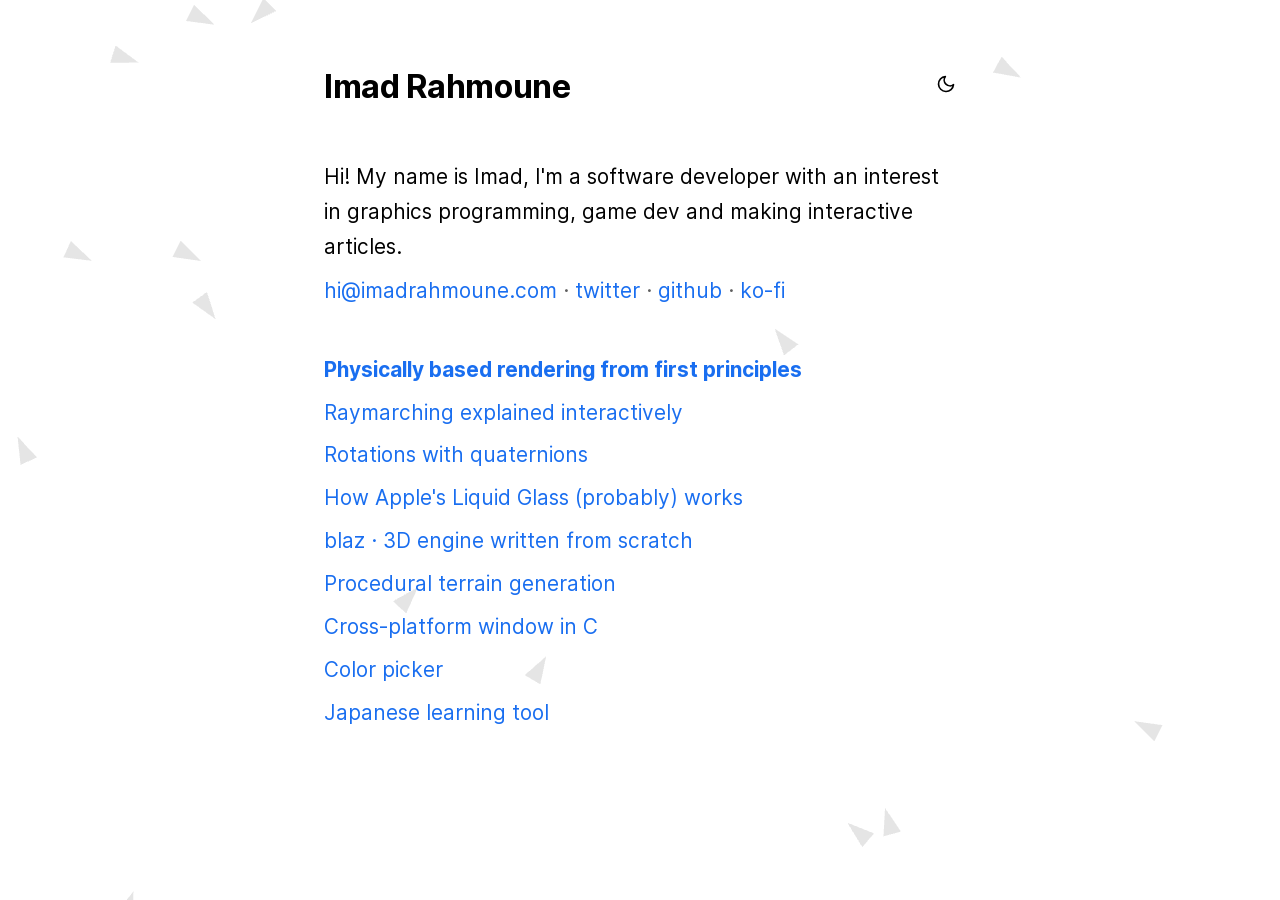
<file: index.html>
<!DOCTYPE html>
<html lang="en">

<head>
    <meta charset="utf-8">
    <link rel="icon" type="image/x-icon" href="/favicon.ico">
    <meta name="viewport" content="width=device-width, initial-scale=1">
    <link rel="alternate" type="application/rss+xml" title="RSS" href="/rss.xml">

    <title>Imad Rahmoune | Graphics Programmer</title>

    <meta name="description" content="Software developer with an interest in graphics programming, game dev and making interactive articles.">
    <meta name="author" content="Imad Rahmoune">
    <meta name="robots" content="index, follow">
    <link rel="canonical" href="https://imadrahmoune.com/">

    <meta property="og:type" content="website">
    <meta property="og:url" content="https://imadrahmoune.com/">
    <meta property="og:title" content="Imad Rahmoune | Graphics Programmer">
    <meta property="og:description" content="Software developer with an interest in graphics programming, game dev and making interactive articles.">
    <meta property="og:site_name" content="Imad Rahmoune">
    <meta property="og:image" content="https://imadrahmoune.com/og-image.png">

    <meta name="twitter:card" content="summary_large_image">
    <meta name="twitter:url" content="https://imadrahmoune.com/">
    <meta name="twitter:title" content="Imad Rahmoune | Graphics Programmer">
    <meta name="twitter:description" content="Software developer with an interest in graphics programming, game dev and making interactive articles.">
    <meta name="twitter:image" content="https://imadrahmoune.com/og-image.png">

    <script type="application/ld+json">
    {
      "@context": "https://schema.org",
      "@type": "Person",
      "name": "Imad Rahmoune",
      "url": "https://imadrahmoune.com/",
      "jobTitle": "Graphics Programmer",
      "description": "Software developer with an interest in graphics programming, game dev and making interactive articles."
    }
    </script>

    <meta name="robots" content="index, follow">

    <link rel="stylesheet" href="/css/style.css">
    <style>
        * {
            margin: 0;
            padding: 0;
            box-sizing: border-box;
        }

        body {
            font-family: 'Inter', -apple-system, BlinkMacSystemFont, 'Segoe UI', sans-serif;
            background: var(--color-bg-1);
            color: var(--color-fg-1);
            line-height: 1.6;
            padding: 2.5rem 1.5rem;
            max-width: 680px;
            margin: 0 auto;
            font-size: 1.3rem;
        }
        header {
            margin-bottom: 2.8rem;
        }
        nav{
            display: flex;
            align-items: center;
            justify-content: space-between;
        }
        nav #title {
            font-size: 2rem;
            font-weight: 700;
            letter-spacing: -0.02rem;
        }

        .bio {
            margin-bottom: 0.5rem;
            color: var(--color-fg-1);
        }

        .contact {
            color: var(--color-muted);
        }

        a {
            color: var(--color-href);
            text-decoration: none;
        }

        a:hover {
            text-decoration: underline;
        }

        ul {
            list-style: none;
            padding: 0;
        }

        li {
            margin-bottom: 0.6rem;
        }

        @media (max-width: 640px) {
            body {
                padding: 2rem 1rem;
            }
        }

    

        a:not(.a-no-icon)[href^="http://"]:after,
        a:not(.a-no-icon)[href^="https://"]:after {
            display: none;
        }

        canvas {
            position: fixed;
            inset: 0;
            z-index: -1;
        }

        [data-theme="dark"] canvas{
            filter: invert(1);
        }
    </style>
</head>

<body>

    <canvas id="main-canvas"></canvas>

    <header>
        <nav>
            <h1><a id="title" href="/">Imad Rahmoune</a></h1>
            <span id="navbar-right">
            </span>
        </nav>

        <p class="bio">
            Hi! My name is Imad, I'm a software developer with an interest in graphics programming, game dev and making
            interactive articles.
        </p>
        <p class="contact">
            <a href="mailto:hi@imadrahmoune.com">hi@imadrahmoune.com</a> ·
            <a href="https://x.com/imadr_">twitter</a> ·
            <a href="https://github.com/imadr">github</a> ·
            <a href="https://ko-fi.com/imadrahmoune">ko-fi</a>
        </p>
    </header>

    <ul>
        <li style="font-weight: bold;"><a href="pbr/">Physically based rendering from first principles</a></li>
        <li><a href="raymarching-explained-interactively/">Raymarching explained interactively</a></li>
        <li><a href="rotations-with-quaternions/">Rotations with quaternions</a></li>
        <li><a href="liquid-glass/">How Apple's Liquid Glass (probably) works</a></li>
        <li><a href="https://github.com/imadr/blaz">blaz · 3D engine written from scratch</a></li>
        <li><a href="terrain-generation/">Procedural terrain generation</a></li>
        <li><a href="cross-platform-window-in-c/">Cross-platform window in C</a></li>
        <li><a href="color-picker/">Color picker</a></li>
        <li><a href="japanese-learning/">Japanese learning tool</a></li>
    </ul>

    <script src="js/light.js"></script>
    <script src="js/math.js"></script>
    <script src="js/main.js"></script>
</body>

</html>
</file>
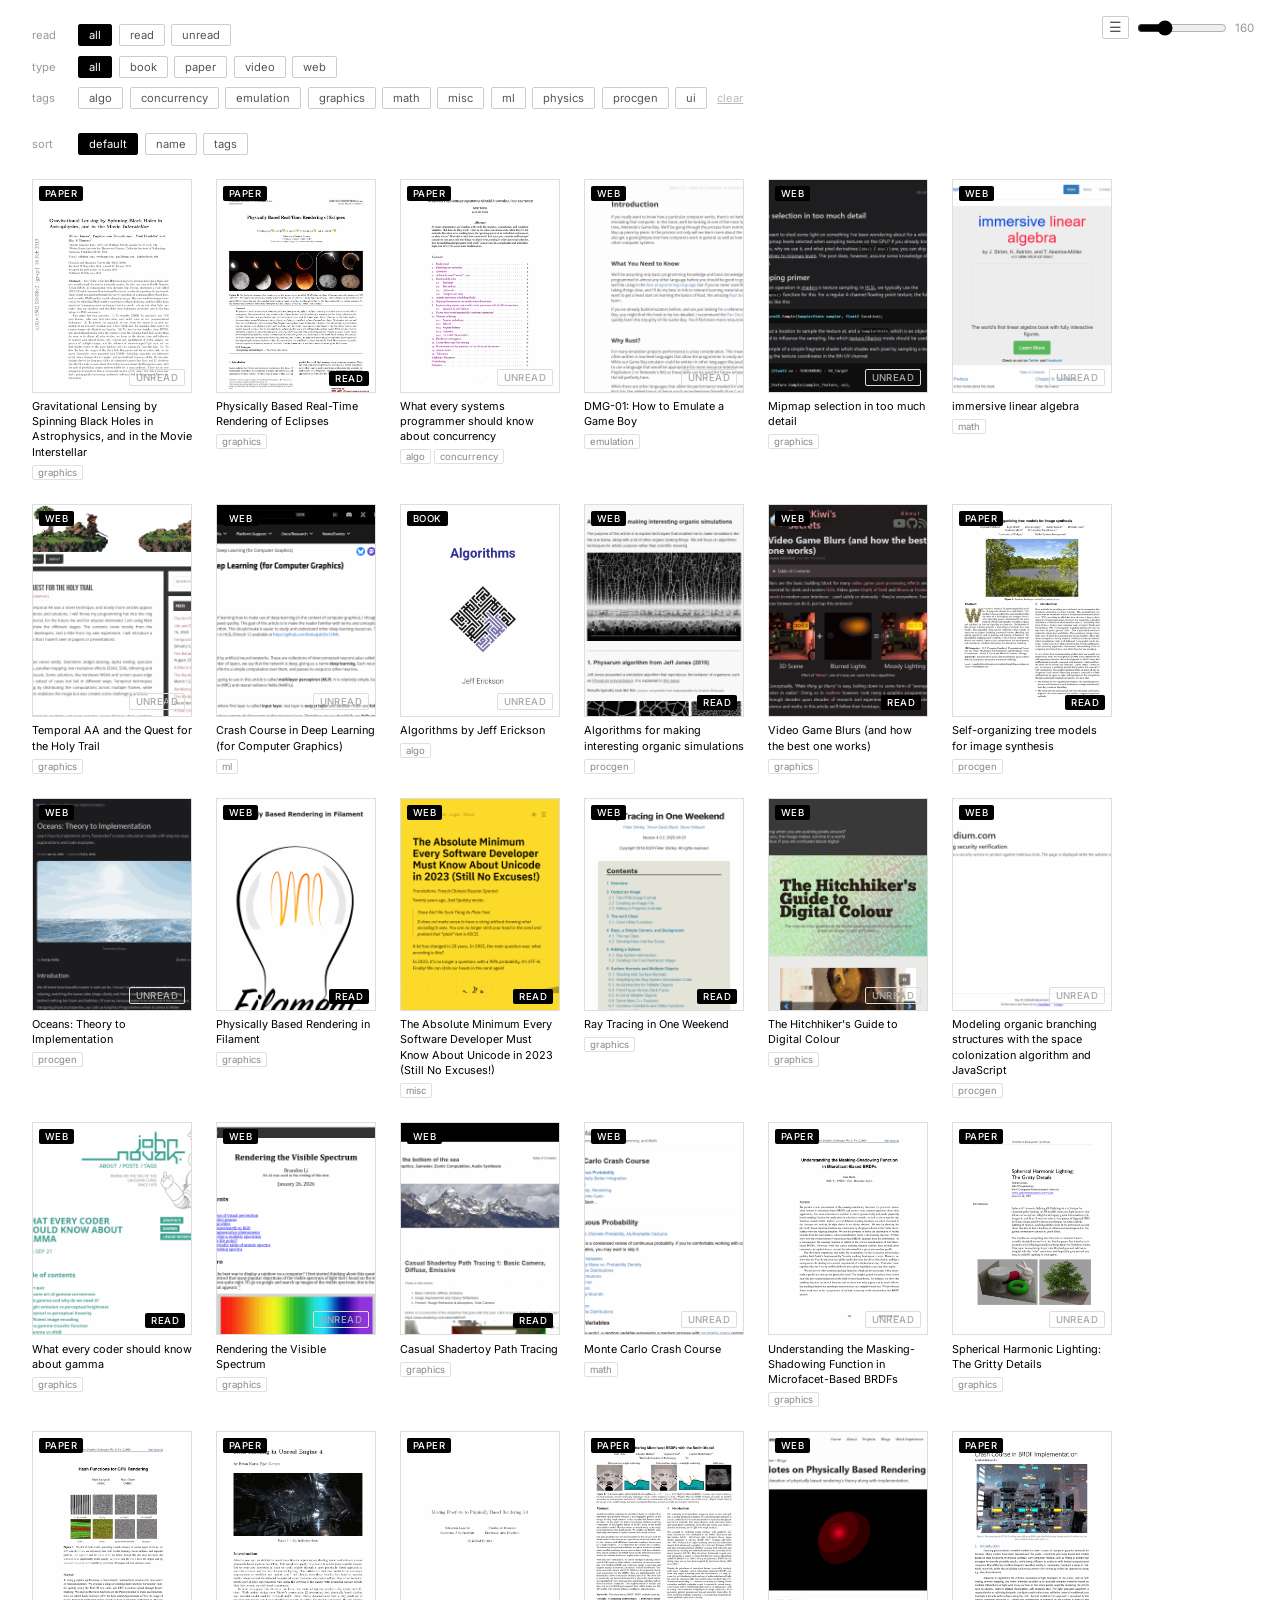
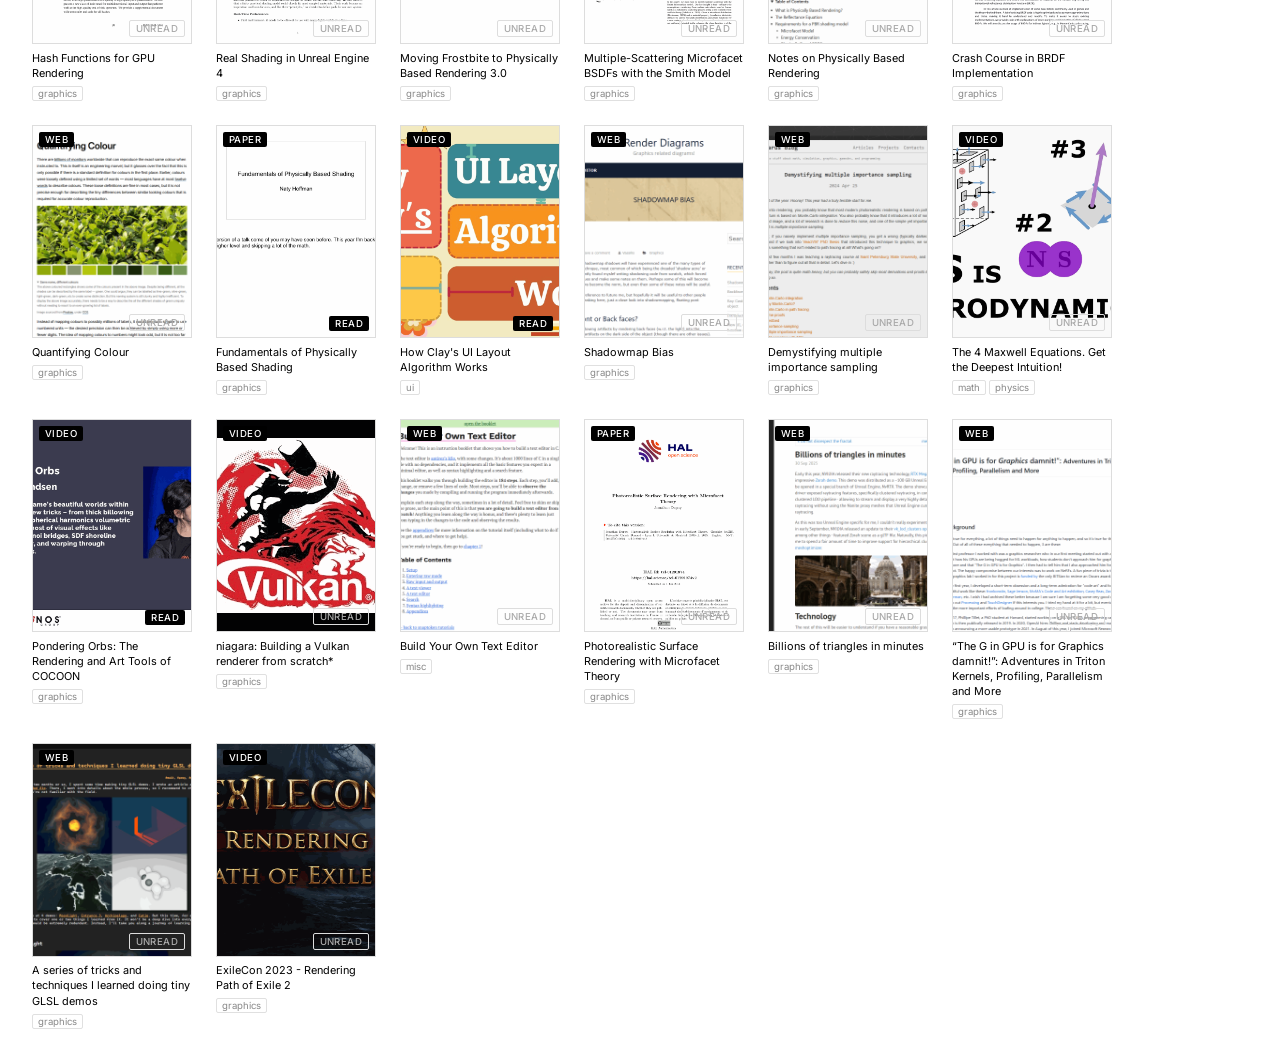
<file: bookshelf/index.html>
<!DOCTYPE html>
<html lang="en">
<head>
<meta charset="UTF-8">
<meta name="viewport" content="width=device-width, initial-scale=1">
<title>bookshelf</title>
<link rel="stylesheet" href="https://fonts.googleapis.com/css2?family=Inter:wght@400;500&display=swap">
<style>
  *, *::before, *::after { box-sizing: border-box; margin: 0; padding: 0; }
  body {
    font-family: 'Inter', sans-serif;
    background: #fff;
    color: #000;
    padding: 1.5rem 2rem;
  }
  .zoom-corner {
    position: fixed;
    top: 1rem;
    right: 1.5rem;
    display: flex;
    align-items: center;
    gap: 0.5rem;
    font-size: 0.72rem;
    color: #999;
    z-index: 100;
  }
  .zoom-corner input[type=range] {
    width: 90px;
    accent-color: #000;
    cursor: pointer;
  }
  #zoom-label { min-width: 3ch; }
  #view-toggle {
    font-family: inherit;
    font-size: 0.85rem;
    background: none;
    border: 1px solid #ccc;
    border-radius: 2px;
    cursor: pointer;
    padding: 1px 6px;
    color: #555;
    line-height: 1.4;
  }
  #view-toggle:hover { border-color: #000; color: #000; }

  .filter-bar {
    display: flex;
    flex-wrap: wrap;
    gap: 0.4rem;
    align-items: center;
  }
  #kind-bar { margin-bottom: 0.6rem; }
  #read-bar { margin-bottom: 0.6rem; }
  #tag-bar  { margin-bottom: 1.5rem; }
  .bar-label {
    font-size: 0.7rem;
    color: #999;
    width: 2.5rem;
    flex-shrink: 0;
  }
  .tag-btn, .kind-btn, .read-btn, .sort-btn {
    font-family: inherit;
    font-size: 0.7rem;
    padding: 3px 10px;
    border: 1px solid #ccc;
    background: #fff;
    cursor: pointer;
    border-radius: 2px;
    color: #555;
    transition: background 0.1s, color 0.1s, border-color 0.1s;
    user-select: none;
  }
  .tag-btn.active, .kind-btn.active, .read-btn.active, .sort-btn.active {
    background: #000;
    color: #fff;
    border-color: #000;
  }
  #clear-tags {
    font-family: inherit;
    font-size: 0.7rem;
    color: #bbb;
    background: none;
    border: none;
    cursor: pointer;
    padding: 3px 4px;
    text-decoration: underline;
  }

  .shelf {
    display: grid;
    grid-template-columns: repeat(auto-fill, var(--col-w, 160px));
    gap: 1.5rem;
  }
  .shelf.list {
    display: flex;
    flex-direction: column;
    gap: 0;
  }
  .book {
    display: flex;
    flex-direction: column;
    text-decoration: none;
    color: inherit;
  }
  .book[hidden] { display: none; }

  .shelf.list .book {
    flex-direction: row;
    align-items: center;
    gap: 0.75rem;
    padding: 0.5rem 0;
    border-bottom: 1px solid #f0f0f0;
    cursor: pointer;
  }
  .shelf.list .book:hover .book-title { text-decoration: underline; }
  .shelf.list .thumb {
    width: 36px;
    aspect-ratio: 3 / 4;
    flex-shrink: 0;
  }
  .shelf.list .badge { display: none; }
  .shelf.list .book-title {
    margin-top: 0;
    font-size: 0.8rem;
    flex: 1;
  }
  .shelf.list .chips { margin-top: 0; }
  #sort-bar { margin-bottom: 1.5rem; }

  .thumb {
    display: block;
    width: 100%;
    aspect-ratio: 3 / 4;
    overflow: hidden;
    border: 1px solid #ddd;
    background: #fafafa;
    position: relative;
  }
  .thumb img {
    width: 100%;
    height: 100%;
    object-fit: cover;
    object-position: top center;
    display: block;
    transition: opacity 0.15s;
  }
  .thumb:hover img { opacity: 0.85; }

  .badge {
    position: absolute;
    font-size: 0.6rem;
    font-weight: 500;
    padding: 2px 6px;
    border-radius: 2px;
    letter-spacing: 0.04em;
    text-transform: uppercase;
    pointer-events: none;
  }
  .kind-badge {
    top: 6px;
    left: 6px;
    background: #000;
    color: #fff;
  }
  .read-badge {
    bottom: 6px;
    right: 6px;
    background: #000;
    color: #fff;
  }
  .read-badge.unread {
    background: transparent;
    color: #aaa;
    border: 1px solid #ddd;
  }

  .book-title {
    margin-top: 0.4rem;
    font-size: 0.68rem;
    line-height: 1.4;
    color: #000;
  }
  .chips {
    display: flex;
    flex-wrap: wrap;
    gap: 3px;
    margin-top: 0.3rem;
  }
  .chip {
    font-size: 0.6rem;
    color: #888;
    border: 1px solid #e0e0e0;
    padding: 1px 5px;
    border-radius: 2px;
  }
</style>
</head>
<body>
<div class="zoom-corner">
  <button id="view-toggle" title="toggle view">☰</button>
  <input type="range" id="zoom" min="100" max="320" value="160" step="10">
  <span id="zoom-label">160</span>
</div>

<div class="filter-bar" id="read-bar">
  <span class="bar-label">read</span>
  <button class="read-btn active" data-read="all">all</button>
  <button class="read-btn" data-read="read">read</button>
  <button class="read-btn" data-read="unread">unread</button>
</div>
<div class="filter-bar" id="kind-bar">
  <span class="bar-label">type</span>
  <button class="kind-btn active" data-kind="all">all</button><button class="kind-btn" data-kind="book">book</button><button class="kind-btn" data-kind="paper">paper</button><button class="kind-btn" data-kind="video">video</button><button class="kind-btn" data-kind="web">web</button>
</div>
<div class="filter-bar" id="tag-bar">
  <span class="bar-label">tags</span>
  <button class="tag-btn" data-tag="algo">algo</button><button class="tag-btn" data-tag="concurrency">concurrency</button><button class="tag-btn" data-tag="emulation">emulation</button><button class="tag-btn" data-tag="graphics">graphics</button><button class="tag-btn" data-tag="math">math</button><button class="tag-btn" data-tag="misc">misc</button><button class="tag-btn" data-tag="ml">ml</button><button class="tag-btn" data-tag="physics">physics</button><button class="tag-btn" data-tag="procgen">procgen</button><button class="tag-btn" data-tag="ui">ui</button>
  <button id="clear-tags">clear</button>
</div>

<div class="filter-bar" id="sort-bar">
  <span class="bar-label">sort</span>
  <button class="sort-btn active" data-sort="default">default</button>
  <button class="sort-btn" data-sort="name">name</button>
  <button class="sort-btn" data-sort="tags">tags</button>
</div>

<div class="shelf" id="shelf">
    <a class="book" data-idx="0" data-tags='["graphics"]' data-kind="paper" data-title="Gravitational Lensing by Spinning Black Holes in Astrophysics, and in the Movie Interstellar" data-tagstr="graphics" href="https://arxiv.org/pdf/1502.03808" target="_blank" rel="noopener">
      <div class="thumb">
        <img src="thumbnails/48f1a2176f92271ade4a6c6970da3113.png" alt="Gravitational Lensing by Spinning Black Holes in Astrophysics, and in the Movie Interstellar">
        <span class="badge kind-badge">paper</span>
        <span class="badge read-badge unread">unread</span>
      </div>
      <p class="book-title">Gravitational Lensing by Spinning Black Holes in Astrophysics, and in the Movie Interstellar</p>
      <div class="chips"><span class="chip">graphics</span></div>
    </a>
    <a class="book read" data-idx="1" data-tags='["graphics"]' data-kind="paper" data-title="Physically Based Real-Time Rendering of Eclipses" data-tagstr="graphics" href="pdf/cgf70017.pdf" target="_blank" rel="noopener">
      <div class="thumb">
        <img src="thumbnails/bb96ea1c457842e4c429cfcf05d91f66.png" alt="Physically Based Real-Time Rendering of Eclipses">
        <span class="badge kind-badge">paper</span>
        <span class="badge read-badge">read</span>
      </div>
      <p class="book-title">Physically Based Real-Time Rendering of Eclipses</p>
      <div class="chips"><span class="chip">graphics</span></div>
    </a>
    <a class="book" data-idx="2" data-tags='["algo", "concurrency"]' data-kind="paper" data-title="What every systems programmer should know about concurrency" data-tagstr="algo,concurrency" href="https://assets.bitbashing.io/papers/concurrency-primer.pdf" target="_blank" rel="noopener">
      <div class="thumb">
        <img src="thumbnails/6f8ddb8e97040a28e7b1ff677788d2a1.png" alt="What every systems programmer should know about concurrency">
        <span class="badge kind-badge">paper</span>
        <span class="badge read-badge unread">unread</span>
      </div>
      <p class="book-title">What every systems programmer should know about concurrency</p>
      <div class="chips"><span class="chip">algo</span><span class="chip">concurrency</span></div>
    </a>
    <a class="book" data-idx="3" data-tags='["emulation"]' data-kind="web" data-title="DMG-01: How to Emulate a Game Boy" data-tagstr="emulation" href="https://rylev.github.io/DMG-01/public/book/" target="_blank" rel="noopener">
      <div class="thumb">
        <img src="thumbnails/137171a324cd7536eb5cf13aa5546a2f.png" alt="DMG-01: How to Emulate a Game Boy">
        <span class="badge kind-badge">web</span>
        <span class="badge read-badge unread">unread</span>
      </div>
      <p class="book-title">DMG-01: How to Emulate a Game Boy</p>
      <div class="chips"><span class="chip">emulation</span></div>
    </a>
    <a class="book" data-idx="4" data-tags='["graphics"]' data-kind="web" data-title="Mipmap selection in too much detail" data-tagstr="graphics" href="https://pema.dev/2025/05/09/mipmaps-too-much-detail/" target="_blank" rel="noopener">
      <div class="thumb">
        <img src="thumbnails/b75edb7b362f12da38b66fc77c64455b.png" alt="Mipmap selection in too much detail">
        <span class="badge kind-badge">web</span>
        <span class="badge read-badge unread">unread</span>
      </div>
      <p class="book-title">Mipmap selection in too much detail</p>
      <div class="chips"><span class="chip">graphics</span></div>
    </a>
    <a class="book" data-idx="5" data-tags='["math"]' data-kind="web" data-title="immersive linear algebra" data-tagstr="math" href="https://immersivemath.com/ila/index.html" target="_blank" rel="noopener">
      <div class="thumb">
        <img src="thumbnails/e94484e01e1d8d3abfc94bfa177cdc80.png" alt="immersive linear algebra">
        <span class="badge kind-badge">web</span>
        <span class="badge read-badge unread">unread</span>
      </div>
      <p class="book-title">immersive linear algebra</p>
      <div class="chips"><span class="chip">math</span></div>
    </a>
    <a class="book" data-idx="6" data-tags='["graphics"]' data-kind="web" data-title="Temporal AA and the Quest for the Holy Trail" data-tagstr="graphics" href="https://www.elopezr.com/temporal-aa-and-the-quest-for-the-holy-trail/" target="_blank" rel="noopener">
      <div class="thumb">
        <img src="thumbnails/de82fc762988ad55e2f23e351bee4512.png" alt="Temporal AA and the Quest for the Holy Trail">
        <span class="badge kind-badge">web</span>
        <span class="badge read-badge unread">unread</span>
      </div>
      <p class="book-title">Temporal AA and the Quest for the Holy Trail</p>
      <div class="chips"><span class="chip">graphics</span></div>
    </a>
    <a class="book" data-idx="7" data-tags='["ml"]' data-kind="web" data-title="Crash Course in Deep Learning (for Computer Graphics)" data-tagstr="ml" href="https://gpuopen.com/learn/deep_learning_crash_course/" target="_blank" rel="noopener">
      <div class="thumb">
        <img src="thumbnails/e0860e544e3393b088c97105e396f722.png" alt="Crash Course in Deep Learning (for Computer Graphics)">
        <span class="badge kind-badge">web</span>
        <span class="badge read-badge unread">unread</span>
      </div>
      <p class="book-title">Crash Course in Deep Learning (for Computer Graphics)</p>
      <div class="chips"><span class="chip">ml</span></div>
    </a>
    <a class="book" data-idx="8" data-tags='["algo"]' data-kind="book" data-title="Algorithms by Jeff Erickson" data-tagstr="algo" href="https://jeffe.cs.illinois.edu/teaching/algorithms/book/Algorithms-JeffE.pdf" target="_blank" rel="noopener">
      <div class="thumb">
        <img src="thumbnails/0a3f4fe095e5a66578e1abd3fa7d286e.png" alt="Algorithms by Jeff Erickson">
        <span class="badge kind-badge">book</span>
        <span class="badge read-badge unread">unread</span>
      </div>
      <p class="book-title">Algorithms by Jeff Erickson</p>
      <div class="chips"><span class="chip">algo</span></div>
    </a>
    <a class="book read" data-idx="9" data-tags='["procgen"]' data-kind="web" data-title="Algorithms for making interesting organic simulations" data-tagstr="procgen" href="https://bleuje.com/physarum-explanation/" target="_blank" rel="noopener">
      <div class="thumb">
        <img src="thumbnails/b47bd753e78221ec0e7284ea70ecfdc8.png" alt="Algorithms for making interesting organic simulations">
        <span class="badge kind-badge">web</span>
        <span class="badge read-badge">read</span>
      </div>
      <p class="book-title">Algorithms for making interesting organic simulations</p>
      <div class="chips"><span class="chip">procgen</span></div>
    </a>
    <a class="book read" data-idx="10" data-tags='["graphics"]' data-kind="web" data-title="Video Game Blurs (and how the best one works)" data-tagstr="graphics" href="https://blog.frost.kiwi/dual-kawase/" target="_blank" rel="noopener">
      <div class="thumb">
        <img src="thumbnails/ce24589c2a647689b61f17056b919e61.png" alt="Video Game Blurs (and how the best one works)">
        <span class="badge kind-badge">web</span>
        <span class="badge read-badge">read</span>
      </div>
      <p class="book-title">Video Game Blurs (and how the best one works)</p>
      <div class="chips"><span class="chip">graphics</span></div>
    </a>
    <a class="book read" data-idx="11" data-tags='["procgen"]' data-kind="paper" data-title="Self-organizing tree models for image synthesis" data-tagstr="procgen" href="https://algorithmicbotany.org/papers/selforg.sig2009.pdf" target="_blank" rel="noopener">
      <div class="thumb">
        <img src="thumbnails/b192a175fa095fdc90ee1914d4f59f29.png" alt="Self-organizing tree models for image synthesis">
        <span class="badge kind-badge">paper</span>
        <span class="badge read-badge">read</span>
      </div>
      <p class="book-title">Self-organizing tree models for image synthesis</p>
      <div class="chips"><span class="chip">procgen</span></div>
    </a>
    <a class="book" data-idx="12" data-tags='["procgen"]' data-kind="web" data-title="Oceans: Theory to Implementation" data-tagstr="procgen" href="https://gikster.dev/posts/Ocean-Simulation/" target="_blank" rel="noopener">
      <div class="thumb">
        <img src="thumbnails/78318e1f2007258fd89d0f6bdf543859.png" alt="Oceans: Theory to Implementation">
        <span class="badge kind-badge">web</span>
        <span class="badge read-badge unread">unread</span>
      </div>
      <p class="book-title">Oceans: Theory to Implementation</p>
      <div class="chips"><span class="chip">procgen</span></div>
    </a>
    <a class="book read" data-idx="13" data-tags='["graphics"]' data-kind="web" data-title="Physically Based Rendering in Filament" data-tagstr="graphics" href="https://google.github.io/filament/Filament.md.html" target="_blank" rel="noopener">
      <div class="thumb">
        <img src="thumbnails/cdd31c31cab092e86796a9645b80fcfe.png" alt="Physically Based Rendering in Filament">
        <span class="badge kind-badge">web</span>
        <span class="badge read-badge">read</span>
      </div>
      <p class="book-title">Physically Based Rendering in Filament</p>
      <div class="chips"><span class="chip">graphics</span></div>
    </a>
    <a class="book read" data-idx="14" data-tags='["misc"]' data-kind="web" data-title="The Absolute Minimum Every Software Developer Must Know About Unicode in 2023 (Still No Excuses!)" data-tagstr="misc" href="https://tonsky.me/blog/unicode/" target="_blank" rel="noopener">
      <div class="thumb">
        <img src="thumbnails/fe7aaebf575d652298e466de36430d2e.png" alt="The Absolute Minimum Every Software Developer Must Know About Unicode in 2023 (Still No Excuses!)">
        <span class="badge kind-badge">web</span>
        <span class="badge read-badge">read</span>
      </div>
      <p class="book-title">The Absolute Minimum Every Software Developer Must Know About Unicode in 2023 (Still No Excuses!)</p>
      <div class="chips"><span class="chip">misc</span></div>
    </a>
    <a class="book read" data-idx="15" data-tags='["graphics"]' data-kind="web" data-title="Ray Tracing in One Weekend" data-tagstr="graphics" href="https://raytracing.github.io/books/RayTracingInOneWeekend.html" target="_blank" rel="noopener">
      <div class="thumb">
        <img src="thumbnails/a05941d4e63739d63d7158314bdd05a1.png" alt="Ray Tracing in One Weekend">
        <span class="badge kind-badge">web</span>
        <span class="badge read-badge">read</span>
      </div>
      <p class="book-title">Ray Tracing in One Weekend</p>
      <div class="chips"><span class="chip">graphics</span></div>
    </a>
    <a class="book" data-idx="16" data-tags='["graphics"]' data-kind="web" data-title="The Hitchhiker's Guide to Digital Colour" data-tagstr="graphics" href="https://hg2dc.com/" target="_blank" rel="noopener">
      <div class="thumb">
        <img src="thumbnails/dd0b611faf74dd9f709369e4a68494c1.png" alt="The Hitchhiker's Guide to Digital Colour">
        <span class="badge kind-badge">web</span>
        <span class="badge read-badge unread">unread</span>
      </div>
      <p class="book-title">The Hitchhiker's Guide to Digital Colour</p>
      <div class="chips"><span class="chip">graphics</span></div>
    </a>
    <a class="book" data-idx="17" data-tags='["procgen"]' data-kind="web" data-title="Modeling organic branching structures with the space colonization algorithm and JavaScript" data-tagstr="procgen" href="https://medium.com/@jason.webb/space-colonization-algorithm-in-javascript-6f683b743dc5" target="_blank" rel="noopener">
      <div class="thumb">
        <img src="thumbnails/4f768aee3d1d9b2da5cbdb8aee500f44.png" alt="Modeling organic branching structures with the space colonization algorithm and JavaScript">
        <span class="badge kind-badge">web</span>
        <span class="badge read-badge unread">unread</span>
      </div>
      <p class="book-title">Modeling organic branching structures with the space colonization algorithm and JavaScript</p>
      <div class="chips"><span class="chip">procgen</span></div>
    </a>
    <a class="book read" data-idx="18" data-tags='["graphics"]' data-kind="web" data-title="What every coder should know about gamma" data-tagstr="graphics" href="https://blog.johnnovak.net/2016/09/21/what-every-coder-should-know-about-gamma/" target="_blank" rel="noopener">
      <div class="thumb">
        <img src="thumbnails/bd096de6ec6eece3e352cc1e6efc16ca.png" alt="What every coder should know about gamma">
        <span class="badge kind-badge">web</span>
        <span class="badge read-badge">read</span>
      </div>
      <p class="book-title">What every coder should know about gamma</p>
      <div class="chips"><span class="chip">graphics</span></div>
    </a>
    <a class="book" data-idx="19" data-tags='["graphics"]' data-kind="web" data-title="Rendering the Visible Spectrum" data-tagstr="graphics" href="https://brandonli.net/spectra/doc/" target="_blank" rel="noopener">
      <div class="thumb">
        <img src="thumbnails/e2acd2d9165744ae911c6d39ed2a1824.png" alt="Rendering the Visible Spectrum">
        <span class="badge kind-badge">web</span>
        <span class="badge read-badge unread">unread</span>
      </div>
      <p class="book-title">Rendering the Visible Spectrum</p>
      <div class="chips"><span class="chip">graphics</span></div>
    </a>
    <a class="book read" data-idx="20" data-tags='["graphics"]' data-kind="web" data-title="Casual Shadertoy Path Tracing" data-tagstr="graphics" href="https://blog.demofox.org/2020/05/25/casual-shadertoy-path-tracing-1-basic-camera-diffuse-emissive/" target="_blank" rel="noopener">
      <div class="thumb">
        <img src="thumbnails/40cf4b6ede5cceef6265100a775218c7.png" alt="Casual Shadertoy Path Tracing">
        <span class="badge kind-badge">web</span>
        <span class="badge read-badge">read</span>
      </div>
      <p class="book-title">Casual Shadertoy Path Tracing</p>
      <div class="chips"><span class="chip">graphics</span></div>
    </a>
    <a class="book" data-idx="21" data-tags='["math"]' data-kind="web" data-title="Monte Carlo Crash Course" data-tagstr="math" href="https://thenumb.at/Probability/" target="_blank" rel="noopener">
      <div class="thumb">
        <img src="thumbnails/1ca3b9fbf27f50f57c87bea8434c3492.png" alt="Monte Carlo Crash Course">
        <span class="badge kind-badge">web</span>
        <span class="badge read-badge unread">unread</span>
      </div>
      <p class="book-title">Monte Carlo Crash Course</p>
      <div class="chips"><span class="chip">math</span></div>
    </a>
    <a class="book" data-idx="22" data-tags='["graphics"]' data-kind="paper" data-title="Understanding the Masking-Shadowing Function in Microfacet-Based BRDFs" data-tagstr="graphics" href="https://jcgt.org/published/0003/02/03/paper.pdf" target="_blank" rel="noopener">
      <div class="thumb">
        <img src="thumbnails/711d1b0b8327bd86db1d1dbe76b33050.png" alt="Understanding the Masking-Shadowing Function in Microfacet-Based BRDFs">
        <span class="badge kind-badge">paper</span>
        <span class="badge read-badge unread">unread</span>
      </div>
      <p class="book-title">Understanding the Masking-Shadowing Function in Microfacet-Based BRDFs</p>
      <div class="chips"><span class="chip">graphics</span></div>
    </a>
    <a class="book" data-idx="23" data-tags='["graphics"]' data-kind="paper" data-title="Spherical Harmonic Lighting: The Gritty Details" data-tagstr="graphics" href="https://3dvar.com/Green2003Spherical.pdf" target="_blank" rel="noopener">
      <div class="thumb">
        <img src="thumbnails/ef8d8db3ec303580544599015ac96076.png" alt="Spherical Harmonic Lighting: The Gritty Details">
        <span class="badge kind-badge">paper</span>
        <span class="badge read-badge unread">unread</span>
      </div>
      <p class="book-title">Spherical Harmonic Lighting: The Gritty Details</p>
      <div class="chips"><span class="chip">graphics</span></div>
    </a>
    <a class="book" data-idx="24" data-tags='["graphics"]' data-kind="paper" data-title="Hash Functions for GPU Rendering" data-tagstr="graphics" href="https://jcgt.org/published/0009/03/02/paper.pdf" target="_blank" rel="noopener">
      <div class="thumb">
        <img src="thumbnails/db1a040c0133168f57c6855ea7f42423.png" alt="Hash Functions for GPU Rendering">
        <span class="badge kind-badge">paper</span>
        <span class="badge read-badge unread">unread</span>
      </div>
      <p class="book-title">Hash Functions for GPU Rendering</p>
      <div class="chips"><span class="chip">graphics</span></div>
    </a>
    <a class="book" data-idx="25" data-tags='["graphics"]' data-kind="paper" data-title="Real Shading in Unreal Engine 4" data-tagstr="graphics" href="https://cdn2.unrealengine.com/Resources/files/2013SiggraphPresentationsNotes-26915738.pdf" target="_blank" rel="noopener">
      <div class="thumb">
        <img src="thumbnails/8c44967a8b9f041a28ea68aca8821e67.png" alt="Real Shading in Unreal Engine 4">
        <span class="badge kind-badge">paper</span>
        <span class="badge read-badge unread">unread</span>
      </div>
      <p class="book-title">Real Shading in Unreal Engine 4</p>
      <div class="chips"><span class="chip">graphics</span></div>
    </a>
    <a class="book" data-idx="26" data-tags='["graphics"]' data-kind="paper" data-title="Moving Frostbite to Physically Based Rendering 3.0" data-tagstr="graphics" href="https://seblagarde.wordpress.com/wp-content/uploads/2015/07/course_notes_moving_frostbite_to_pbr_v32.pdf" target="_blank" rel="noopener">
      <div class="thumb">
        <img src="thumbnails/cce83b27c7aa614ceb372248e228fc5d.png" alt="Moving Frostbite to Physically Based Rendering 3.0">
        <span class="badge kind-badge">paper</span>
        <span class="badge read-badge unread">unread</span>
      </div>
      <p class="book-title">Moving Frostbite to Physically Based Rendering 3.0</p>
      <div class="chips"><span class="chip">graphics</span></div>
    </a>
    <a class="book" data-idx="27" data-tags='["graphics"]' data-kind="paper" data-title="Multiple-Scattering Microfacet BSDFs with the Smith Model" data-tagstr="graphics" href="https://jo.dreggn.org/home/2016_microfacets.pdf" target="_blank" rel="noopener">
      <div class="thumb">
        <img src="thumbnails/23251f9c3ca9195a388bebf67baed7a9.png" alt="Multiple-Scattering Microfacet BSDFs with the Smith Model">
        <span class="badge kind-badge">paper</span>
        <span class="badge read-badge unread">unread</span>
      </div>
      <p class="book-title">Multiple-Scattering Microfacet BSDFs with the Smith Model</p>
      <div class="chips"><span class="chip">graphics</span></div>
    </a>
    <a class="book" data-idx="28" data-tags='["graphics"]' data-kind="web" data-title="Notes on Physically Based Rendering" data-tagstr="graphics" href="https://rtarun9.github.io/blogs/physically_based_rendering/" target="_blank" rel="noopener">
      <div class="thumb">
        <img src="thumbnails/6eece4d20b9b632d509d36625face1bb.png" alt="Notes on Physically Based Rendering">
        <span class="badge kind-badge">web</span>
        <span class="badge read-badge unread">unread</span>
      </div>
      <p class="book-title">Notes on Physically Based Rendering</p>
      <div class="chips"><span class="chip">graphics</span></div>
    </a>
    <a class="book" data-idx="29" data-tags='["graphics"]' data-kind="paper" data-title="Crash Course in BRDF Implementation" data-tagstr="graphics" href="https://boksajak.github.io/files/CrashCourseBRDF.pdf" target="_blank" rel="noopener">
      <div class="thumb">
        <img src="thumbnails/1965ce675d9bae4176a57276642379ae.png" alt="Crash Course in BRDF Implementation">
        <span class="badge kind-badge">paper</span>
        <span class="badge read-badge unread">unread</span>
      </div>
      <p class="book-title">Crash Course in BRDF Implementation</p>
      <div class="chips"><span class="chip">graphics</span></div>
    </a>
    <a class="book" data-idx="30" data-tags='["graphics"]' data-kind="web" data-title="Quantifying Colour" data-tagstr="graphics" href="https://ekunazanu.foo/lab/quantifying-colour/" target="_blank" rel="noopener">
      <div class="thumb">
        <img src="thumbnails/95ef4fd1b8984fb826c23494b821df5e.png" alt="Quantifying Colour">
        <span class="badge kind-badge">web</span>
        <span class="badge read-badge unread">unread</span>
      </div>
      <p class="book-title">Quantifying Colour</p>
      <div class="chips"><span class="chip">graphics</span></div>
    </a>
    <a class="book read" data-idx="31" data-tags='["graphics"]' data-kind="paper" data-title="Fundamentals of Physically Based Shading" data-tagstr="graphics" href="https://blog.selfshadow.com/publications/s2025-shading-course/hoffman/s2025_pbs_hoffman_slides.pdf" target="_blank" rel="noopener">
      <div class="thumb">
        <img src="thumbnails/51e8cf01c20c2a3c74806f13c2ddce1d.png" alt="Fundamentals of Physically Based Shading">
        <span class="badge kind-badge">paper</span>
        <span class="badge read-badge">read</span>
      </div>
      <p class="book-title">Fundamentals of Physically Based Shading</p>
      <div class="chips"><span class="chip">graphics</span></div>
    </a>
    <a class="book read" data-idx="32" data-tags='["ui"]' data-kind="video" data-title="How Clay's UI Layout Algorithm Works" data-tagstr="ui" href="https://www.youtube.com/watch?v=by9lQvpvMIc" target="_blank" rel="noopener">
      <div class="thumb">
        <img src="thumbnails/10798fe3de64550e54b6e04e03a98921.png" alt="How Clay's UI Layout Algorithm Works">
        <span class="badge kind-badge">video</span>
        <span class="badge read-badge">read</span>
      </div>
      <p class="book-title">How Clay's UI Layout Algorithm Works</p>
      <div class="chips"><span class="chip">ui</span></div>
    </a>
    <a class="book" data-idx="33" data-tags='["graphics"]' data-kind="web" data-title="Shadowmap Bias" data-tagstr="graphics" href="https://renderdiagrams.org/2024/12/18/shadowmap-bias/" target="_blank" rel="noopener">
      <div class="thumb">
        <img src="thumbnails/9b9df5cc782cc717281b345be053be4a.png" alt="Shadowmap Bias">
        <span class="badge kind-badge">web</span>
        <span class="badge read-badge unread">unread</span>
      </div>
      <p class="book-title">Shadowmap Bias</p>
      <div class="chips"><span class="chip">graphics</span></div>
    </a>
    <a class="book" data-idx="34" data-tags='["graphics"]' data-kind="web" data-title="Demystifying multiple importance sampling" data-tagstr="graphics" href="https://lisyarus.github.io/blog/posts/multiple-importance-sampling.html" target="_blank" rel="noopener">
      <div class="thumb">
        <img src="thumbnails/e4fd259a22d2b645461bb3ff005a2613.png" alt="Demystifying multiple importance sampling">
        <span class="badge kind-badge">web</span>
        <span class="badge read-badge unread">unread</span>
      </div>
      <p class="book-title">Demystifying multiple importance sampling</p>
      <div class="chips"><span class="chip">graphics</span></div>
    </a>
    <a class="book" data-idx="35" data-tags='["math", "physics"]' data-kind="video" data-title="The 4 Maxwell Equations. Get the Deepest Intuition!" data-tagstr="math,physics" href="https://www.youtube.com/watch?v=hJD8ywGrXks" target="_blank" rel="noopener">
      <div class="thumb">
        <img src="thumbnails/d3a73cb0febb4e6b3008d7933c5d49cf.png" alt="The 4 Maxwell Equations. Get the Deepest Intuition!">
        <span class="badge kind-badge">video</span>
        <span class="badge read-badge unread">unread</span>
      </div>
      <p class="book-title">The 4 Maxwell Equations. Get the Deepest Intuition!</p>
      <div class="chips"><span class="chip">math</span><span class="chip">physics</span></div>
    </a>
    <a class="book read" data-idx="36" data-tags='["graphics"]' data-kind="video" data-title="Pondering Orbs: The Rendering and Art Tools of COCOON" data-tagstr="graphics" href="https://www.youtube.com/watch?v=8kS17jt38XQ" target="_blank" rel="noopener">
      <div class="thumb">
        <img src="thumbnails/45a5da796ccf13b37d2144e994308935.png" alt="Pondering Orbs: The Rendering and Art Tools of COCOON">
        <span class="badge kind-badge">video</span>
        <span class="badge read-badge">read</span>
      </div>
      <p class="book-title">Pondering Orbs: The Rendering and Art Tools of COCOON</p>
      <div class="chips"><span class="chip">graphics</span></div>
    </a>
    <a class="book" data-idx="37" data-tags='["graphics"]' data-kind="video" data-title="niagara: Building a Vulkan renderer from scratch*" data-tagstr="graphics" href="https://www.youtube.com/watch?v=BR2my8OE1Sc" target="_blank" rel="noopener">
      <div class="thumb">
        <img src="thumbnails/2e09c600eb069213780e995e50547b0e.png" alt="niagara: Building a Vulkan renderer from scratch*">
        <span class="badge kind-badge">video</span>
        <span class="badge read-badge unread">unread</span>
      </div>
      <p class="book-title">niagara: Building a Vulkan renderer from scratch*</p>
      <div class="chips"><span class="chip">graphics</span></div>
    </a>
    <a class="book" data-idx="38" data-tags='["misc"]' data-kind="web" data-title="Build Your Own Text Editor" data-tagstr="misc" href="https://viewsourcecode.org/snaptoken/kilo/" target="_blank" rel="noopener">
      <div class="thumb">
        <img src="thumbnails/8703789eec7bd6264fb0243549095534.png" alt="Build Your Own Text Editor">
        <span class="badge kind-badge">web</span>
        <span class="badge read-badge unread">unread</span>
      </div>
      <p class="book-title">Build Your Own Text Editor</p>
      <div class="chips"><span class="chip">misc</span></div>
    </a>
    <a class="book" data-idx="39" data-tags='["graphics"]' data-kind="paper" data-title="Photorealistic Surface Rendering with Microfacet Theory" data-tagstr="graphics" href="pdf/TH2015DupuyJonathan2.pdf" target="_blank" rel="noopener">
      <div class="thumb">
        <img src="thumbnails/dc71157fe6881a463e7451e2d55e40a2.png" alt="Photorealistic Surface Rendering with Microfacet Theory">
        <span class="badge kind-badge">paper</span>
        <span class="badge read-badge unread">unread</span>
      </div>
      <p class="book-title">Photorealistic Surface Rendering with Microfacet Theory</p>
      <div class="chips"><span class="chip">graphics</span></div>
    </a>
    <a class="book" data-idx="40" data-tags='["graphics"]' data-kind="web" data-title="Billions of triangles in minutes" data-tagstr="graphics" href="https://zeux.io/2025/09/30/billions-of-triangles-in-minutes/" target="_blank" rel="noopener">
      <div class="thumb">
        <img src="thumbnails/a4e2c3fab0785e208fba0dc912c5b659.png" alt="Billions of triangles in minutes">
        <span class="badge kind-badge">web</span>
        <span class="badge read-badge unread">unread</span>
      </div>
      <p class="book-title">Billions of triangles in minutes</p>
      <div class="chips"><span class="chip">graphics</span></div>
    </a>
    <a class="book" data-idx="41" data-tags='["graphics"]' data-kind="web" data-title="“The G in GPU is for Graphics damnit!”: Adventures in Triton Kernels, Profiling, Parallelism and More" data-tagstr="graphics" href="https://ut21.github.io/blog/triton.html" target="_blank" rel="noopener">
      <div class="thumb">
        <img src="thumbnails/4350d5d6529847119e6bb1b5b5c0ba76.png" alt="“The G in GPU is for Graphics damnit!”: Adventures in Triton Kernels, Profiling, Parallelism and More">
        <span class="badge kind-badge">web</span>
        <span class="badge read-badge unread">unread</span>
      </div>
      <p class="book-title">“The G in GPU is for Graphics damnit!”: Adventures in Triton Kernels, Profiling, Parallelism and More</p>
      <div class="chips"><span class="chip">graphics</span></div>
    </a>
    <a class="book" data-idx="42" data-tags='["graphics"]' data-kind="web" data-title="A series of tricks and techniques I learned doing tiny GLSL demos" data-tagstr="graphics" href="https://blog.pkh.me/p/48-a-series-of-tricks-and-techniques-i-learned-doing-tiny-glsl-demos.html" target="_blank" rel="noopener">
      <div class="thumb">
        <img src="thumbnails/0b4bdb351883edc8ea47466d4083b256.png" alt="A series of tricks and techniques I learned doing tiny GLSL demos">
        <span class="badge kind-badge">web</span>
        <span class="badge read-badge unread">unread</span>
      </div>
      <p class="book-title">A series of tricks and techniques I learned doing tiny GLSL demos</p>
      <div class="chips"><span class="chip">graphics</span></div>
    </a>
    <a class="book" data-idx="43" data-tags='["graphics"]' data-kind="video" data-title="ExileCon 2023 - Rendering Path of Exile 2" data-tagstr="graphics" href="https://www.youtube.com/watch?v=TrHHTQqmAaM" target="_blank" rel="noopener">
      <div class="thumb">
        <img src="thumbnails/b1eb281c74abb17e01276876f00e5676.png" alt="ExileCon 2023 - Rendering Path of Exile 2">
        <span class="badge kind-badge">video</span>
        <span class="badge read-badge unread">unread</span>
      </div>
      <p class="book-title">ExileCon 2023 - Rendering Path of Exile 2</p>
      <div class="chips"><span class="chip">graphics</span></div>
    </a>
</div>

<script>
  const shelf      = document.getElementById('shelf');
  const slider     = document.getElementById('zoom');
  const zoomLbl    = document.getElementById('zoom-label');
  const tagBar     = document.getElementById('tag-bar');
  const clearBtn   = document.getElementById('clear-tags');
  const readBar    = document.getElementById('read-bar');
  const kindBtns   = document.querySelectorAll('.kind-btn');
  const sortBtns   = document.querySelectorAll('.sort-btn');
  const viewToggle = document.getElementById('view-toggle');

  let activeTags = new Set();
  let activeKind = 'all';
  let activeRead = 'all';
  let activeSort = 'default';
  let isList     = false;

  viewToggle.addEventListener('click', () => {
    isList = !isList;
    shelf.classList.toggle('list', isList);
    viewToggle.textContent = isList ? '⊞' : '☰';
  });

  function applyFilters() {
    document.querySelectorAll('.book').forEach(b => {
      const tags   = JSON.parse(b.dataset.tags || '[]');
      const kind   = b.dataset.kind;
      const isRead = b.classList.contains('read');
      const tagOk  = activeTags.size === 0 || [...activeTags].every(t => tags.includes(t));
      const kindOk = activeKind === 'all' || kind === activeKind;
      const readOk = activeRead === 'all'
                   || (activeRead === 'read'   &&  isRead)
                   || (activeRead === 'unread' && !isRead);
      b.hidden = !(tagOk && kindOk && readOk);
    });
    tagBar.querySelectorAll('.tag-btn').forEach(btn =>
      btn.classList.toggle('active', activeTags.has(btn.dataset.tag))
    );
  }

  function applySort() {
    const books = [...shelf.querySelectorAll('.book')];
    if (activeSort === 'default') {
      books.sort((a, b) => +a.dataset.idx - +b.dataset.idx);
    } else if (activeSort === 'name') {
      books.sort((a, b) => a.dataset.title.localeCompare(b.dataset.title));
    } else if (activeSort === 'tags') {
      books.sort((a, b) => a.dataset.tagstr.localeCompare(b.dataset.tagstr));
    }
    books.forEach(b => shelf.appendChild(b));
  }

  slider.addEventListener('input', () => {
    zoomLbl.textContent = slider.value;
    shelf.style.setProperty('--col-w', slider.value + 'px');
  });

  readBar.addEventListener('click', e => {
    const btn = e.target.closest('.read-btn');
    if (!btn) return;
    document.querySelectorAll('.read-btn').forEach(b => b.classList.remove('active'));
    btn.classList.add('active');
    activeRead = btn.dataset.read;
    applyFilters();
  });

  tagBar.addEventListener('click', e => {
    const btn = e.target.closest('.tag-btn');
    if (!btn) return;
    if (activeTags.has(btn.dataset.tag)) activeTags.delete(btn.dataset.tag);
    else activeTags.add(btn.dataset.tag);
    applyFilters();
  });

  clearBtn.addEventListener('click', () => {
    activeTags.clear();
    applyFilters();
  });

  kindBtns.forEach(btn => btn.addEventListener('click', () => {
    kindBtns.forEach(b => b.classList.remove('active'));
    btn.classList.add('active');
    activeKind = btn.dataset.kind;
    applyFilters();
  }));

  sortBtns.forEach(btn => btn.addEventListener('click', () => {
    sortBtns.forEach(b => b.classList.remove('active'));
    btn.classList.add('active');
    activeSort = btn.dataset.sort;
    applySort();
  }));
</script>
</body>
</html>
</file>
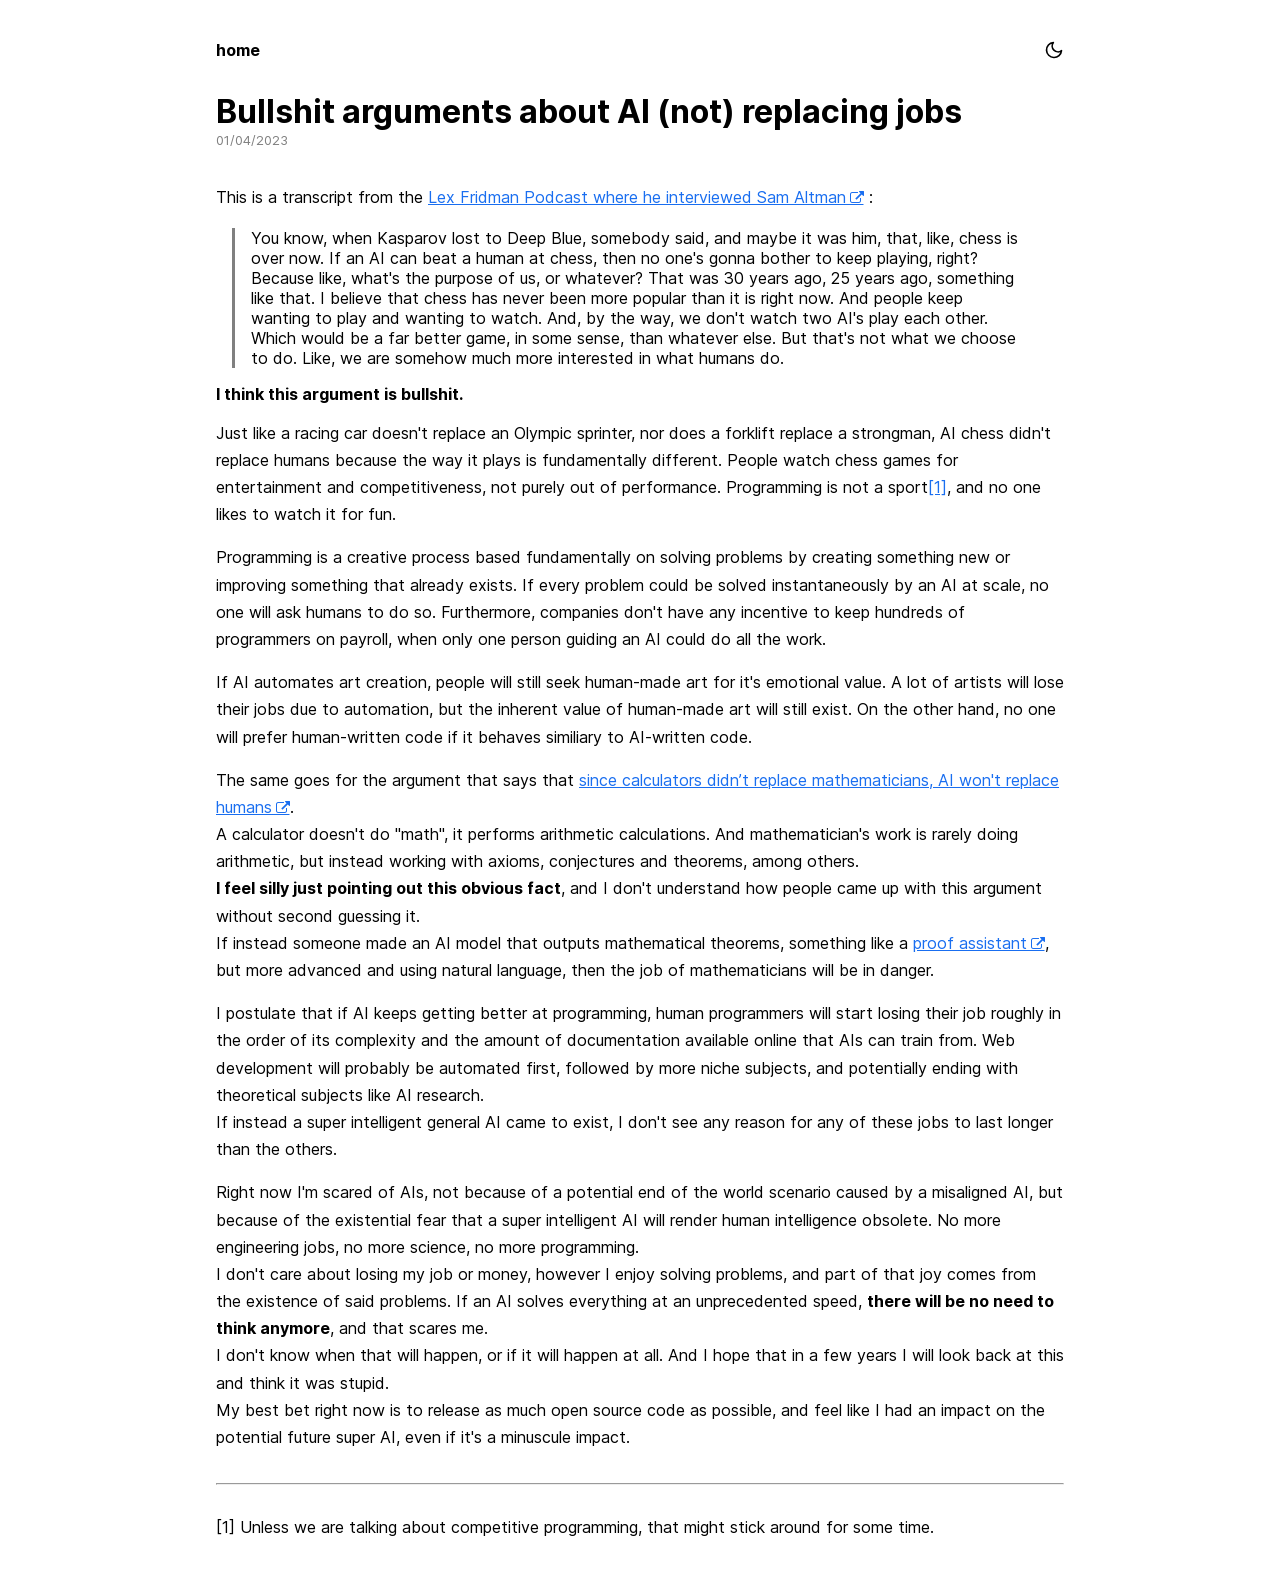
<file: bullshit-ai-argument/index.html>
<!DOCTYPE html>
<html lang="en">
<head>
    <meta charset="utf-8">
    <meta name="viewport" content="width=device-width, initial-scale=1">
    <title>Bullshit arguments about AI replacing jobs</title>
    <link rel="stylesheet" href="/css/style.css">
    <style>
        blockquote{
            margin-left: 1em;
            padding-left: 1em;
            border-left: 3px solid grey;
        }
        ul{
            list-style-type: none;
            padding: 0;
        }
    </style>
</head>
<body>
    <nav>
        <a id="title" href="/">home</a>
        <span id="navbar-right" style="float: right;">
        </span>
    </nav>

    <h1>Bullshit arguments about AI (not) replacing jobs</h1>
    <div class="article-date">01/04/2023</div>

<br>
    <p>
This is a transcript from the <a href="https://youtu.be/L_Guz73e6fw?t=3140s">Lex Fridman Podcast where he interviewed Sam Altman</a> :

<blockquote>You know, when Kasparov lost to Deep Blue, somebody said, and maybe it was him, that, like, chess is over now. If an AI can beat a human at chess, then no one's gonna bother to keep playing, right? Because like, what's the purpose of us, or whatever? That was 30 years ago, 25 years ago, something like that. I believe that chess has never been more popular than it is right now. And people keep wanting to play and wanting to watch. And, by the way, we don't watch two AI's play each other. Which would be a far better game, in some sense, than whatever else. But that's not what we choose to do. Like, we are somehow much more interested in what humans do.</blockquote>

<strong>I think this argument is bullshit.</strong></p>

<p>Just like a racing car doesn't replace an Olympic sprinter, nor does a forklift replace a strongman, AI chess didn't replace humans because the way it plays is fundamentally different. People watch chess games for entertainment and competitiveness, not purely out of performance.
Programming is not a sport<a href="#footnote-1">[1]</a>, and no one likes to watch it for fun.</p>

<p>Programming is a creative process based fundamentally on solving problems by creating something new or improving something that already exists. If every problem could be solved instantaneously by an AI at scale, no one will ask humans to do so. Furthermore, companies don't have any incentive to keep hundreds of programmers on payroll, when only one person guiding an AI could do all the work.</p>

<p>If AI automates art creation, people will still seek human-made art for it's emotional value. A lot of artists will lose their jobs due to automation, but the inherent value of human-made art will still exist. On the other hand, no one will prefer human-written code if it behaves similiary to AI-written code.</p>

<p>The same goes for the argument that says that <a href="https://www.weforum.org/agenda/2019/01/calculators-didnt-replace-mathematicians-ai-automation-work/">since calculators didn’t replace mathematicians, AI won't replace humans</a>.<br>
A calculator doesn't do "math", it performs arithmetic calculations. And mathematician's work is rarely doing arithmetic, but instead working with axioms, conjectures and theorems, among others.<br>
<strong>I feel silly just pointing out this obvious fact</strong>, and I don't understand how people came up  with this argument without second guessing it.<br>
If instead someone made an AI model that outputs mathematical theorems, something like a <a href="https://en.wikipedia.org/wiki/Proof_assistant">proof assistant</a>, but more advanced and using natural language, then the job of mathematicians will be in danger.</p>

<p>I postulate that if AI keeps getting better at programming, human programmers will start losing their job roughly in the order of its complexity and the amount of documentation available online that AIs can train from. Web development will probably be automated first, followed by more niche subjects, and potentially ending with theoretical subjects like AI research.<br>
If instead a super intelligent general AI came to exist, I don't see any reason for any of these jobs to last longer than the others.</p>

<p>
Right now I'm scared of AIs, not because of a potential end of the world scenario caused by a misaligned AI, but because of the existential fear that a super intelligent AI will render human intelligence obsolete. No more engineering jobs, no more science, no more programming.<br>
I don't care about losing my job or money, however I enjoy solving problems, and part of that joy comes from the existence of said problems. If an AI solves everything at an unprecedented speed, <strong>there will be no need to think anymore</strong>, and that scares me.<br>
I don't know when that will happen, or if it will happen at all. And I hope that in a few years I will look back at this and think it was stupid.
<br>
My best bet right now is to release as much open source code as possible, and feel like I had an impact on the potential future super AI, even if it's a minuscule impact.
</p>

<hr>

<ul>
    <li id="footnote-1">[1] Unless we are talking about competitive programming, that might stick around for some time.</li>
</ul>

    </p>
    <script src="/js/light.js"></script>
</body>
</html>
</file>
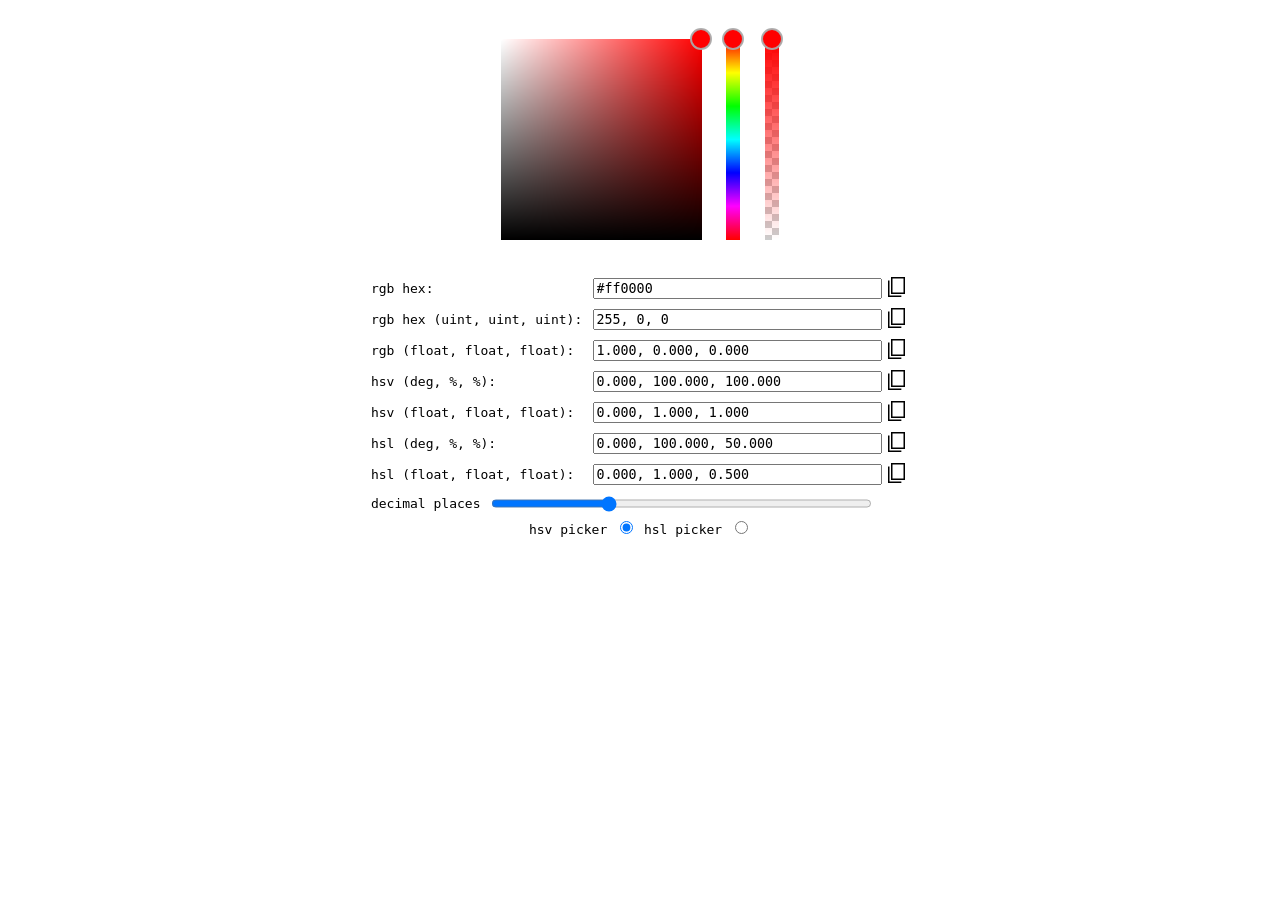
<file: color-picker/index.html>
<!DOCTYPE html>
<html>
<head>
    <meta charset="utf-8">
    <meta name="viewport" content="width=device-width, initial-scale=1">
    <link rel="shortcut icon" href="#">
    <title>Color Picker</title>
    <style type="text/css">
        body{
            margin: 0;
            padding: 0;
            font-family: monospace;
            text-align: center;
            padding-top: 1vh;
        }
        table{
            margin-right: auto;
            margin-left: auto;
        }
        td:first-child{
            text-align: left;
        }
        td:nth-child(1){
            width: 17vw;
        }
        td:nth-child(2){
            width: 22vw;
        }
        input[type=text]{
            font-family: monospace;
            width: 100% !important;
        }
        .decimals_{
            width: 100%;
            display: flex;
            justify-content: center;
            align-content: center;
        }
        .decimals_ input{
            flex: 2;
            vertical-align: text-bottom;
            margin-left: 11px;
        }
        .decimals_ label{
            line-height: 1.8;
        }
        .copy_icon{
            padding-left: 8px;
            cursor: pointer;
        }
    </style>
</head>
<body>
<canvas id="canvas_"></canvas>
<table>
<tr>
    <td><label for="rgb_hex" id="rgb_hex_label">rgb hex:</label></td>
    <td><input type="text" id="rgb_hex"></td>
    <td class="copy_icon"></td>
</tr>
<tr>
    <td><label for="rgb_uint" id="rgb_uint_label">rgb (uint, uint, uint):</label></td>
    <td><input type="text" id="rgb_uint"></td>
    <td class="copy_icon"></td>
</tr>
<tr>
    <td><label for="rgb_float" id="rgb_float_label">rgb (float, float, float):</label></td>
    <td><input type="text" id="rgb_float"></td>
    <td class="copy_icon"></td>
</tr>
<tr>
    <td><label for="hsv_">hsv (deg, %, %):</label></td>
    <td><input type="text" id="hsv_"></td>
    <td class="copy_icon"></td>
</tr>
<tr>
    <td><label for="hsv_float">hsv (float, float, float):</label></td>
    <td><input type="text" id="hsv_float"></td>
    <td class="copy_icon"></td>
</tr>
<tr>
    <td><label for="hsl_">hsl (deg, %, %):</label></td>
    <td><input type="text" id="hsl_"></td>
    <td class="copy_icon"></td>
</tr>
<tr>
    <td><label for="hsl_float">hsl (float, float, float):</label></td>
    <td><input type="text" id="hsl_float"></td>
    <td class="copy_icon"></td>
</tr>
<tr>
    <td colspan="2">
        <div class="decimals_">
        <label for="decimals">decimal places</label>
        <input type="range" id="decimals" value="3" min="0" max="10">
        </div>
    </td>
</tr>
</table>

<label for="hsv_picker_radio">hsv picker</label> <input name="picker_type" type="radio" id="hsv_picker_radio" checked>
<label for="hsl_picker_radio">hsl picker</label> <input name="picker_type" type="radio" id="hsl_picker_radio">
<script src="../js/math.js"></script>
<script>
let copy_svg_icon = `<svg height="24" width="24" viewBox="0 0 48 48" version="1.1" id="svg4" xmlns="http://www.w3.org/2000/svg" xmlns:svg="http://www.w3.org/2000/svg"> <defs id="defs8" /> <path d="M12 37.95v-34h28v34Zm3-3h22v-28H15Zm-9 9V10.8h3v30.15h23.7v3Zm9-9v-28 28Z" id="path2"/></svg>`;
let current_color = {
    rgb: [1, 0, 0],
    hue: 0,
    saturation: 1,
    alpha: 1,
};

let canvas = document.getElementById("canvas_");
let ctx = document.getElementById("canvas_").getContext("2d");
let picker_type = "hsv";
let color_width = 200;
let margin_right = 25;
let bar_width = 14;
let checker_size = 2;
let padding = 30;
let cursor_size = 10;
let color_cursor_dragging = false;
let color_cursor = [0, 0];
let cursors = {
    "hue" : { value: 0, grabbing: false },
    "alpha" : { value: 0, grabbing: false },
};
let decimals = parseInt(document.getElementById("decimals").value);

setup_copy();
set_current_color(current_color);

function setup_copy(){
    let buttons = document.getElementsByClassName("copy_icon");
    for(let button of buttons){
        let svg = document.createElement("span");
        svg.innerHTML = copy_svg_icon;
        button.appendChild(svg);
        (function(){
            svg.onclick = function(){
                if(navigator.clipboard !== undefined){
                    navigator.clipboard.writeText(this.parentNode.parentNode.getElementsByTagName("input")[0].value);
                }
            }
        })();
    }
}

function draw(){
    let picker_buffer = generate_picker_buffer();
    ctx.putImageData(picker_buffer, 0, 0);
    draw_color_cursor();
    draw_cursors();
}

function regenerate_color(){
    let color = {};
    color.alpha = 1-cursors["alpha"].value/color_width;
    if(picker_type == "hsv"){
        let current_color_hsv = [cursors["hue"].value/color_width, color_cursor[0]/color_width, 1-color_cursor[1]/color_width];
        color.rgb = hsv_to_rgb(current_color_hsv);
        color.hue = current_color_hsv[0];
        color.saturation = current_color_hsv[1];
    }
    else if(picker_type == "hsl"){
        let current_color_hsl = [cursors["hue"].value/color_width, color_cursor[0]/color_width, 1-color_cursor[1]/color_width];
        color.rgb = hsl_to_rgb(current_color_hsl);
        color.hue = current_color_hsl[0];
        color.saturation = current_color_hsl[1];
    }
    set_current_color(color);
}

function to_rgb_str(color){
    return "rgb("+Math.floor(color[0]*255)+", "+Math.floor(color[1]*255)+", "+Math.floor(color[2]*255)+")";
}

function draw_color_cursor(){
    let x = color_cursor[0]+padding;
    let y = color_cursor[1]+padding;
    ctx.beginPath();
    ctx.arc(x, y, cursor_size, 0, 2*Math.PI);
    ctx.fillStyle = to_rgb_str(current_color.rgb);
    ctx.strokeStyle = "#aaaaaaee";
    ctx.lineWidth = 2;
    ctx.fill();
    ctx.stroke();
}

function draw_cursors(){
    let start = padding+color_width+margin_right+bar_width/2;
    for(const [picker, cursor] of Object.entries(cursors)){
        ctx.beginPath();
        ctx.arc(start, padding+cursor.value, cursor_size, 0, 2*Math.PI);
        if(picker == "hue"){
            ctx.fillStyle = to_rgb_str(hsv_to_rgb([current_color.hue, 1, 1]));
        }
        else if(picker == "alpha"){
            ctx.fillStyle = to_rgb_str(current_color.rgb);
        }
        ctx.strokeStyle = "#aaaaaaee";
        ctx.lineWidth = 2;
        ctx.fill();
        ctx.stroke();
        start += margin_right+bar_width;
    }
}

function check_cursor(x, y){
    if(distance([x, y], [color_cursor[0]+padding, color_cursor[1]+padding]) < cursor_size){
        document.body.style.cursor = "pointer";
    }
    else{
        document.body.style.cursor = "default";
    }
}

function remap(origFrom, origTo, targetFrom, targetTo, value){
  let rel = invLerp(origFrom, origTo, value);
  return lerp(targetFrom, targetTo, rel);
}

function invLerp(from, to, value){
  return (value - from) / (to - from);
}

function lerp(from, to, rel){
  return ((1 - rel) * from) + (rel * to);
}

function generate_picker_buffer(){
    canvas.width = (margin_right+bar_width)*Object.keys(cursors).length+color_width+padding*2;
    canvas.height = color_width+padding*2;

    let d = ctx.createImageData(canvas.width, canvas.height);

    for(let y = padding; y <= color_width+padding; y++){
        let local_y = (y-padding)/color_width;
        for(let x = padding; x <= padding+color_width; x++){
            let index = y*canvas.width+x;
            index *= 4;
            let local_x = (x-padding)/color_width;
            let rgb;
            if(picker_type == "hsv"){
                rgb = hsv_to_rgb([current_color.hue, local_x, 1-local_y]);
            }
            else{
                rgb = hsl_to_rgb([current_color.hue, local_x, 1-local_y]);
            }
            d.data[index]   = rgb[0]*255;
            d.data[index+1] = rgb[1]*255;
            d.data[index+2] = rgb[2]*255;
            d.data[index+3] = 255;
        }
    }

    let picker_start = padding+color_width+margin_right;
    let ratio = color_width/bar_width;

    for(const [picker, cursor] of Object.entries(cursors)){
        for(let y = padding; y <= color_width+padding; y++){
            let local_y = (y-padding)/color_width;
            let hsv = [local_y, 1, 1];
            if(picker == "hue"){
                hsv = [local_y, 1, 1];
            }
            else if(picker == "alpha"){
                hsv = rgb_to_hsv(current_color.rgb);
            }
            let alpha = picker == "alpha" ? (1-local_y) : 1;

            for(let x = picker_start; x < picker_start+bar_width; x++){
                let rgb = hsv_to_rgb(hsv);
                let local_x = remap(picker_start, picker_start+bar_width, 0, 1, x);
                if(picker == "alpha"){
                    let checker = (Math.floor(checker_size*local_x)
                                     +Math.floor(checker_size*local_y*ratio))%2;
                    checker = Math.min(Math.max(Math.sign(checker), 0.0)+0.8, 1);
                    rgb[0] = (1-alpha)*checker + alpha*rgb[0];
                    rgb[1] = (1-alpha)*checker + alpha*rgb[1];
                    rgb[2] = (1-alpha)*checker + alpha*rgb[2];
                }
                let index = y*canvas.width+x;
                index *= 4;
                d.data[index]   = rgb[0]*255;
                d.data[index+1] = rgb[1]*255;
                d.data[index+2] = rgb[2]*255;
                d.data[index+3] = 255;
            }
        }
        picker_start += bar_width+margin_right;
    }
    return d;
}

function rgb_to_hsl(rgb){
    let r = rgb[0];
    let g = rgb[1];
    let b = rgb[2];
    let max = Math.max(r, g, b);
    let min = Math.min(r, g, b);
    let c = max-min;

    let h;
    if(c == 0){
        h = 0;
    }
    else if(max == r){
        h = (g-b)/c;
        h += (h < 0 ? 6 : 0);
    }
    else if(max == g){
        h = ((b-r)/c)+2;
    }
    else if(max == b){
        h = ((r-g)/c)+4;
    }
    let l = (max+min)/2;
    let s = 0;
    if(l != 1 && l != 0){
        s = c/(1-Math.abs(2*l-1));
    }
    h /= 6;
    return [h, s, l];
}

function hsl_to_rgb(hsl){
    let h = hsl[0];
    let s = hsl[1];
    let l = hsl[2];
    let c = (1-Math.abs(2*l-1))*s;
    h *= 6;
    let x = c*(1-Math.abs(h%2-1));
    let r, g, b;
    if(h < 1){
        r = c;
        g = x;
        b = 0;
    }
    else if(h >= 1 && h < 2){
        r = x;
        g = c;
        b = 0;
    }
    else if(h >= 2 && h < 3){
        r = 0;
        g = c;
        b = x;
    }
    else if(h >= 3 && h < 4){
        r = 0;
        g = x;
        b = c;
    }
    else if(h >= 4 && h < 5){
        r = x;
        g = 0;
        b = c;
    }
    else if(h >= 5 && h <= 6){
        r = c;
        g = 0;
        b = x;
    }
    let m = l-c/2;
    return [r+m, g+m, b+m];
}

function rgb_to_hsv(rgb){
    let r = rgb[0];
    let g = rgb[1];
    let b = rgb[2];
    let max = Math.max(r, g, b);
    let min = Math.min(r, g, b);
    let c = max-min;

    let h;
    if(c == 0){
        h = 0;
    }
    else if(max == r){
        h = (g-b)/c;
        h += (h < 0 ? 6 : 0);
    }
    else if(max == g){
        h = ((b-r)/c)+2;
    }
    else if(max == b){
        h = ((r-g)/c)+4;
    }
    let v = Math.max(r, Math.max(g, b));
    let s = 0;
    if(v != 0){
        s = c/v;
    }
    h /= 6;
    return [h, s, v];
}

function hsv_to_rgb(hsv){
    let h = hsv[0];
    let s = hsv[1];
    let v = hsv[2];
    let c = v*s;
    h *= 6;
    let x = c*(1-Math.abs(h%2-1));
    let r, g, b;
    if(h < 1){
        r = c;
        g = x;
        b = 0;
    }
    else if(h >= 1 && h < 2){
        r = x;
        g = c;
        b = 0;
    }
    else if(h >= 2 && h < 3){
        r = 0;
        g = c;
        b = x;
    }
    else if(h >= 3 && h < 4){
        r = 0;
        g = x;
        b = c;
    }
    else if(h >= 4 && h < 5){
        r = x;
        g = 0;
        b = c;
    }
    else if(h >= 5 && h <= 6){
        r = c;
        g = 0;
        b = x;
    }
    let m = v-c;
    return [r+m, g+m, b+m];
}

function col_to_hex(col){
    return "#"+
        ("00"+Math.floor(col.rgb[0]*255).toString(16)).slice(-2)+
        ("00"+Math.floor(col.rgb[1]*255).toString(16)).slice(-2)+
        ("00"+Math.floor(col.rgb[2]*255).toString(16)).slice(-2)+
        (col.alpha < 1 ? ("00"+Math.floor(col.alpha*255).toString(16)).slice(-2) : "");
}

function col_to_uint(col){
    return Math.floor(current_color.rgb[0]*255)+", "+
           Math.floor(current_color.rgb[1]*255)+", "+
           Math.floor(current_color.rgb[2]*255)+
           (col.alpha < 1 ? (", "+Math.floor(current_color.alpha*255)) : "");
}

function col_to_float(col){
    return (current_color.rgb[0]).toFixed(decimals)+", "+
           (current_color.rgb[1]).toFixed(decimals)+", "+
           (current_color.rgb[2]).toFixed(decimals)+
           (col.alpha < 1 ? (", "+(current_color.alpha).toFixed(decimals)) : "");
}

function set_current_color(color){
    current_color.rgb = color.rgb;
    current_color.hue = color.hue;
    current_color.saturation = color.saturation;
    current_color.alpha = color.alpha;

    document.getElementById("rgb_hex_label").innerHTML = current_color.alpha < 1 ? "rgba hex:" : "rgb hex:";
    document.getElementById("rgb_uint_label").innerHTML = current_color.alpha < 1 ?
                                                        "rgba (uint, uint, uint, uint):" : "rgb hex (uint, uint, uint):";

    document.getElementById("rgb_hex").value = col_to_hex(current_color);
    document.getElementById("rgb_uint").value = col_to_uint(current_color);
    document.getElementById("rgb_float").value = col_to_float(current_color);
    let hsv = rgb_to_hsv(current_color.rgb);
    let hsl = rgb_to_hsl(current_color.rgb);
    document.getElementById("hsv_").value = (hsv[0]*360).toFixed(decimals)+", "+(hsv[1]*100).toFixed(decimals)+", "+(hsv[2]*100).toFixed(decimals);
    document.getElementById("hsv_float").value = (hsv[0]).toFixed(decimals)+", "+(hsv[1]).toFixed(decimals)+", "+(hsv[2]).toFixed(decimals);
    document.getElementById("hsl_").value = (hsl[0]*360).toFixed(decimals)+", "+(hsl[1]*100).toFixed(decimals)+", "+(hsl[2]*100).toFixed(decimals);
    document.getElementById("hsl_float").value = (hsl[0]).toFixed(decimals)+", "+(hsl[1]).toFixed(decimals)+", "+(hsl[2]).toFixed(decimals);
    regenerate_cursors();
    draw();
}

document.getElementById("decimals").addEventListener("input", function(e){
    decimals = parseInt(this.value);
    set_current_color(current_color);
});

document.getElementById("rgb_hex").addEventListener("input", function(e){
    let rgb = /^#?([a-f\d]{2})([a-f\d]{2})([a-f\d]{2})$/i.exec(this.value);
    let rgba = /^#?([a-f\d]{2})([a-f\d]{2})([a-f\d]{2})([a-f\d]{2})$/i.exec(this.value);
    let col;
    if(rgb){
        let col = [
            parseInt(rgb[1], 16),
            parseInt(rgb[2], 16),
            parseInt(rgb[3], 16),
            ].map(function(x){
                x = clamp(parseFloat(x)/255, 0, 1);
                if(isNaN(x)) x = 0;
                return x;
            });
        let hsv = rgb_to_hsv(col);
        set_current_color({rgb: col, hue: hsv[0], saturation: hsv[1]});
    }
    else if(rgba){
        let col = [
            parseInt(rgba[1], 16),
            parseInt(rgba[2], 16),
            parseInt(rgba[3], 16),
            parseInt(rgba[4], 16),
            ].map(function(x){
                x = clamp(parseFloat(x)/255, 0, 1);
                if(isNaN(x)) x = 0;
                return x;
            });
        let hsv = rgb_to_hsv(col.slice(0, 3));
        set_current_color({rgb: col.slice(0, 3), hue: hsv[0], saturation: hsv[1], alpha: col[3]});
    }
});

document.getElementById("rgb_uint").addEventListener("input", function(e){
    let col = this.value.split(",").map(function(x){
        x = clamp(parseFloat(x)/255, 0, 1);
        if(isNaN(x)) x = 0;
        return x;
    });
    if(col.length == 3){
        let hsv = rgb_to_hsv(col);
        set_current_color({rgb: col, hue: hsv[0], saturation: hsv[1]});
    }
    else if(col.length == 4){
        let hsv = rgb_to_hsv(col.slice(0, 3));
        set_current_color({rgb: col.slice(0, 3), hue: hsv[0], saturation: hsv[1], alpha: col[3]});
    }
});

document.getElementById("rgb_float").addEventListener("input", function(e){
    let col = this.value.split(",").map(function(x){
        x = clamp(parseFloat(x), 0, 1);
        if(isNaN(x)) x = 0;
        return x;
    });

    if(col.length == 3){
        let hsv = rgb_to_hsv(col);
        set_current_color({rgb: col, hue: hsv[0], saturation: hsv[1]});
    }
    else if(col.length == 4){
        let hsv = rgb_to_hsv(col.slice(0, 3));
        set_current_color({rgb: col.slice(0, 3), hue: hsv[0], saturation: hsv[1], alpha: col[3]});
    }
});

document.getElementById("hsv_").addEventListener("input", function(e){
    let col = this.value.split(",").map(function(x, i){
        let div = 100;
        if(i == 0) div = 360;
        x = clamp(parseFloat(x/div), 0, 1);
        if(isNaN(x)) x = 0;
        return x;
    });
    while(col.length < 3){
        col.push(0);
    }
    set_current_color({rgb: hsv_to_rgb(col), hue: col[0], saturation: col[1]});
});

document.getElementById("hsv_float").addEventListener("input", function(e){
    let col = this.value.split(",").map(function(x, i){
        x = clamp(parseFloat(x), 0, 1);
        if(isNaN(x)) x = 0;
        return x;
    });
    while(col.length < 3){
        col.push(0);
    }
    set_current_color({rgb: hsv_to_rgb(col), hue: col[0], saturation: col[1]});
});

document.getElementById("hsl_").addEventListener("input", function(e){
    let col = this.value.split(",").map(function(x, i){
        let div = 100;
        if(i == 0) div = 360;
        x = clamp(parseFloat(x/div), 0, 1);
        if(isNaN(x)) x = 0;
        return x;
    });
    while(col.length < 3){
        col.push(0);
    }
    set_current_color({rgb: hsl_to_rgb(col), hue: col[0], saturation: col[1]});
});

document.getElementById("hsl_float").addEventListener("input", function(e){
    let col = this.value.split(",").map(function(x, i){
        x = clamp(parseFloat(x), 0, 1);
        if(isNaN(x)) x = 0;
        return x;
    });
    while(col.length < 3){
        col.push(0);
    }
    set_current_color({rgb: hsl_to_rgb(col), hue: col[0], saturation: col[1]});
});

document.getElementById("hsv_picker_radio").checked = picker_type == "hsv";
document.getElementById("hsv_picker_radio").onchange = function(){
    picker_type = "hsv";
    regenerate_cursors();
    regenerate_color();
    draw();
};
document.getElementById("hsl_picker_radio").checked = picker_type == "hsl";
document.getElementById("hsl_picker_radio").onchange = function(){
    picker_type = "hsl";
    regenerate_cursors();
    regenerate_color();
    draw();
};

document.addEventListener("mouseup", function(e){
    color_cursor_dragging = false;
    for(const [picker, cursor] of Object.entries(cursors)){
        cursor.dragging = false;
    }
});

canvas.addEventListener("mousedown", function(e){
    let rect = e.target.getBoundingClientRect();
    let x = e.clientX - rect.left;
    let y = e.clientY - rect.top;
    if(x >= padding && x <= color_width+padding &&
        y >= padding && y <= color_width+padding && !cursors["hue"].dragging){
        color_cursor_dragging = true;
        color_cursor = [x-padding, y-padding];
        regenerate_color();
        draw();
    }

    let start = padding+color_width+margin_right;
    for(const [picker, cursor] of Object.entries(cursors)){
        if(x >= start && x <= start+bar_width &&
            y >= padding && y <= color_width+padding && !color_cursor_dragging){
            cursor.dragging = true;
            cursor.value = y-padding;
            regenerate_color();
            draw();
        }
        start += margin_right+bar_width;
    }

    check_cursor(x, y);
});

document.addEventListener("mousemove", function(e){
    if(!e.target.getBoundingClientRect) return;
    let rect = canvas.getBoundingClientRect();
    let x = e.clientX - rect.left;
    let y = e.clientY - rect.top;
    if(color_cursor_dragging){
        x = clamp(x, padding, color_width+padding);
        y = clamp(y, padding, color_width+padding);
        color_cursor = [x-padding, y-padding];
        regenerate_color();
        draw();
    }

    let start = padding+color_width+margin_right+bar_width/2;
    for(const [picker, cursor] of Object.entries(cursors)){
        if(cursor.dragging){
            y = clamp(y, padding, color_width+padding);
            cursor.value = y-padding;
            regenerate_color();
            draw();
        }
    }

    check_cursor(x, y);
});

function regenerate_cursors(){
    if(picker_type == "hsv"){
        let hsv = rgb_to_hsv(current_color.rgb);
        hsv[0] = current_color.hue;
        hsv[1] = current_color.saturation;
        color_cursor = [hsv[1]*color_width, (1-hsv[2])*color_width];
    }
    else if(picker_type == "hsl"){
        let hsl = rgb_to_hsl(current_color.rgb);
        hsl[0] = current_color.hue;
        hsl[1] = current_color.saturation;
        color_cursor = [hsl[1]*color_width, (1-hsl[2])*color_width];
    }
    cursors["hue"].value = current_color.hue*color_width;
    cursors["alpha"].value = (1-current_color.alpha)*color_width;
}
</script>
</body>
</html>
</file>
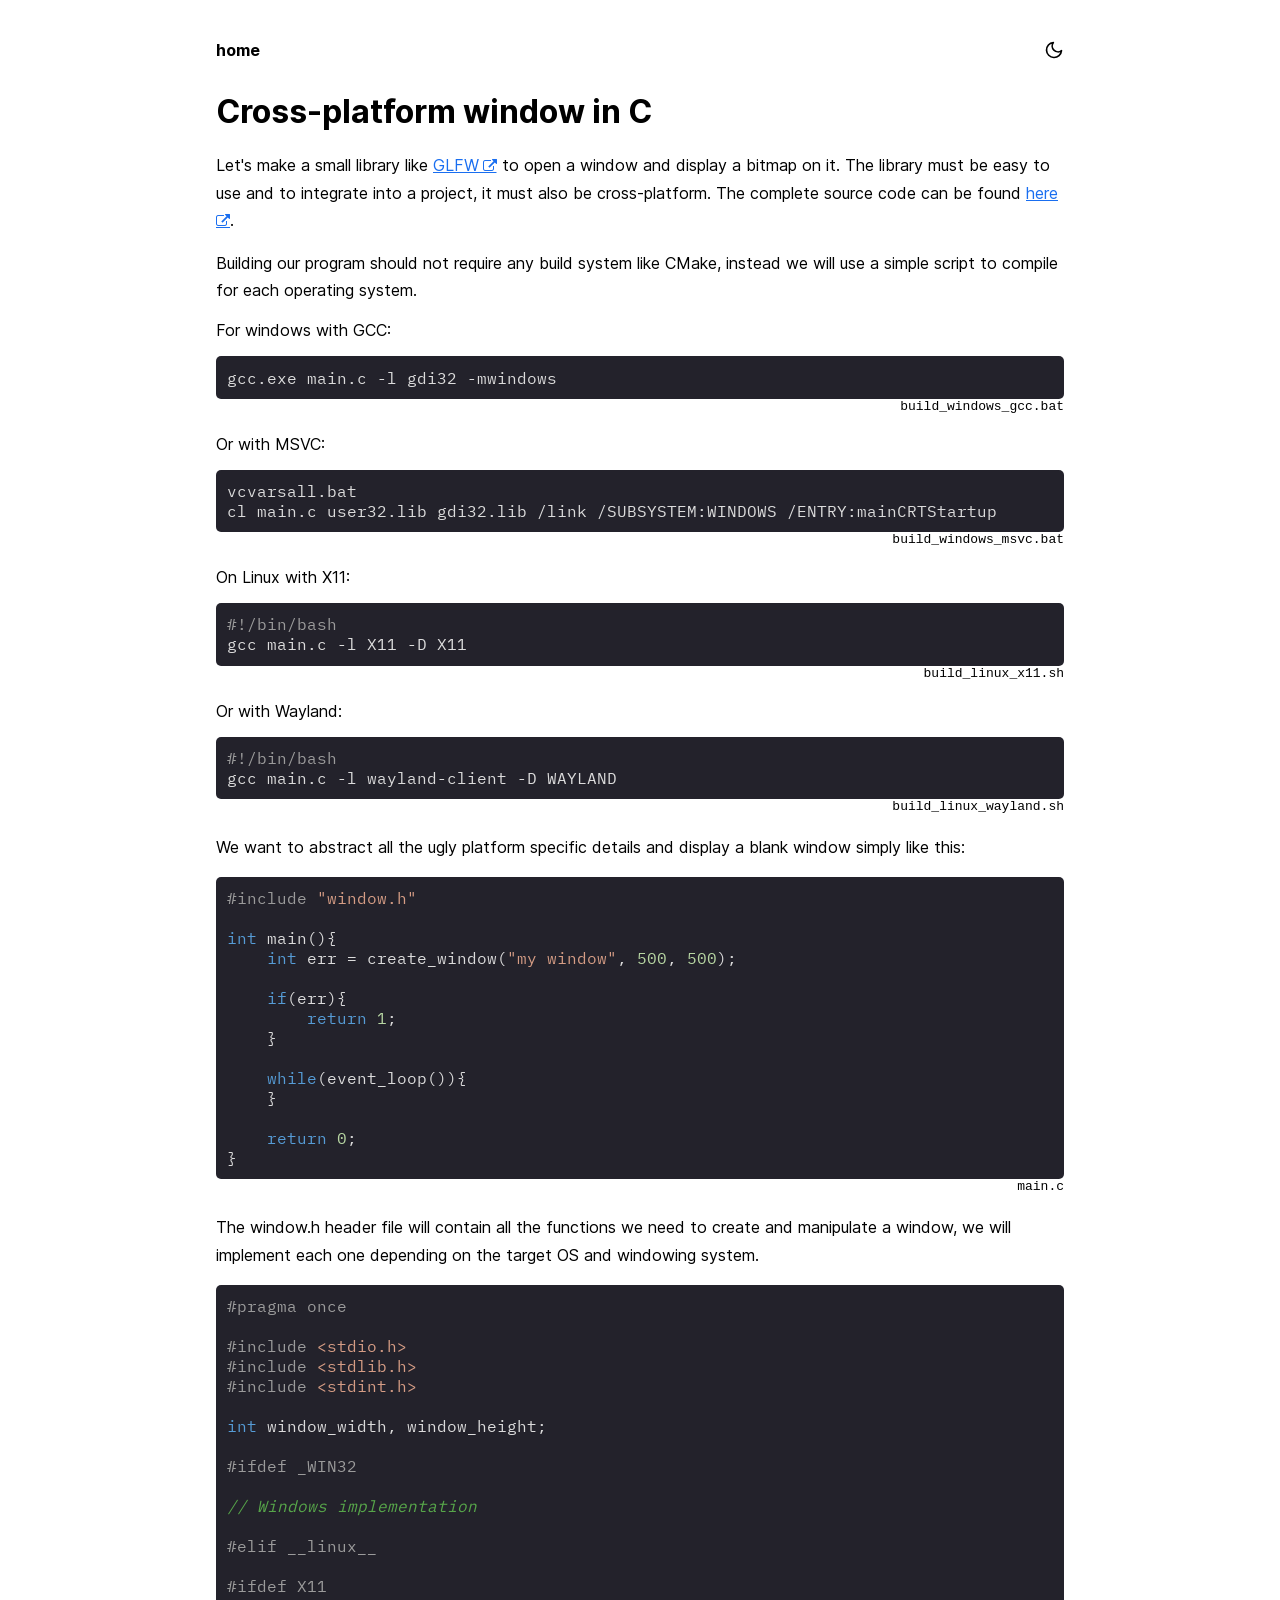
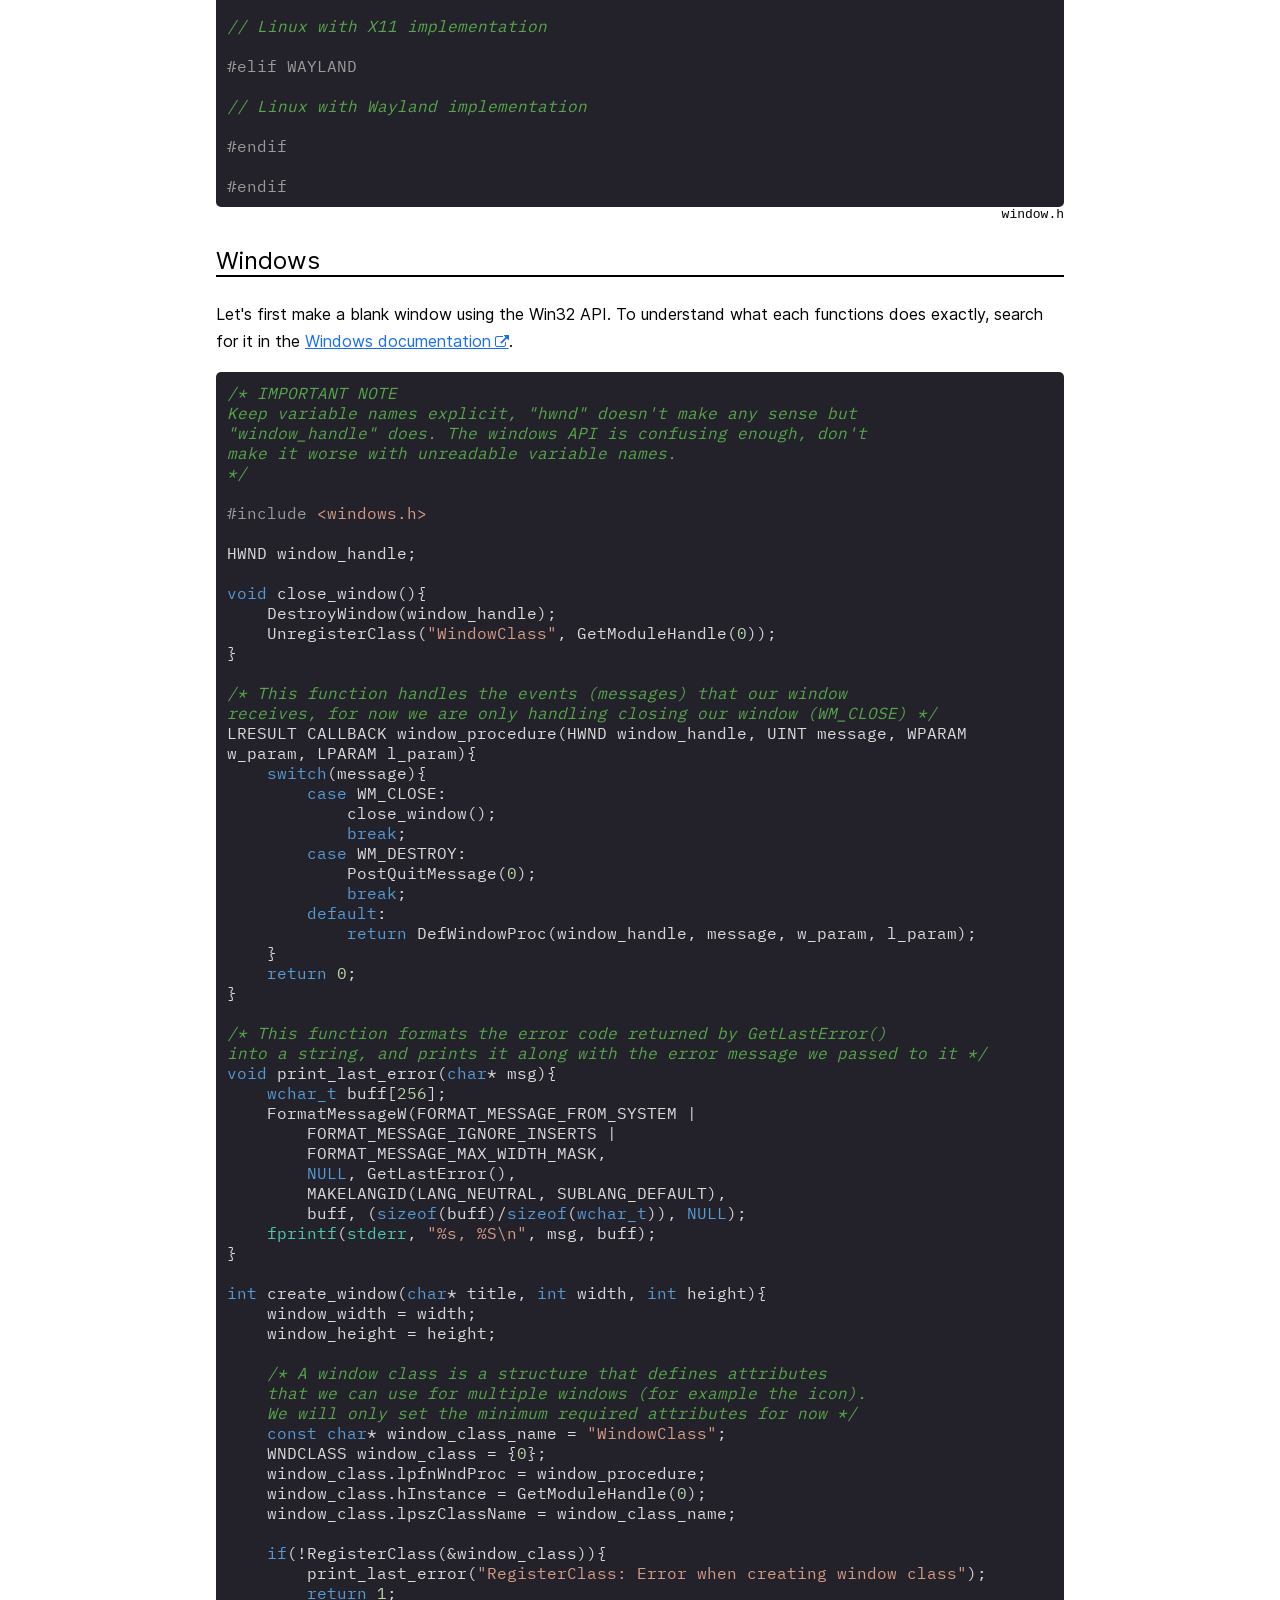
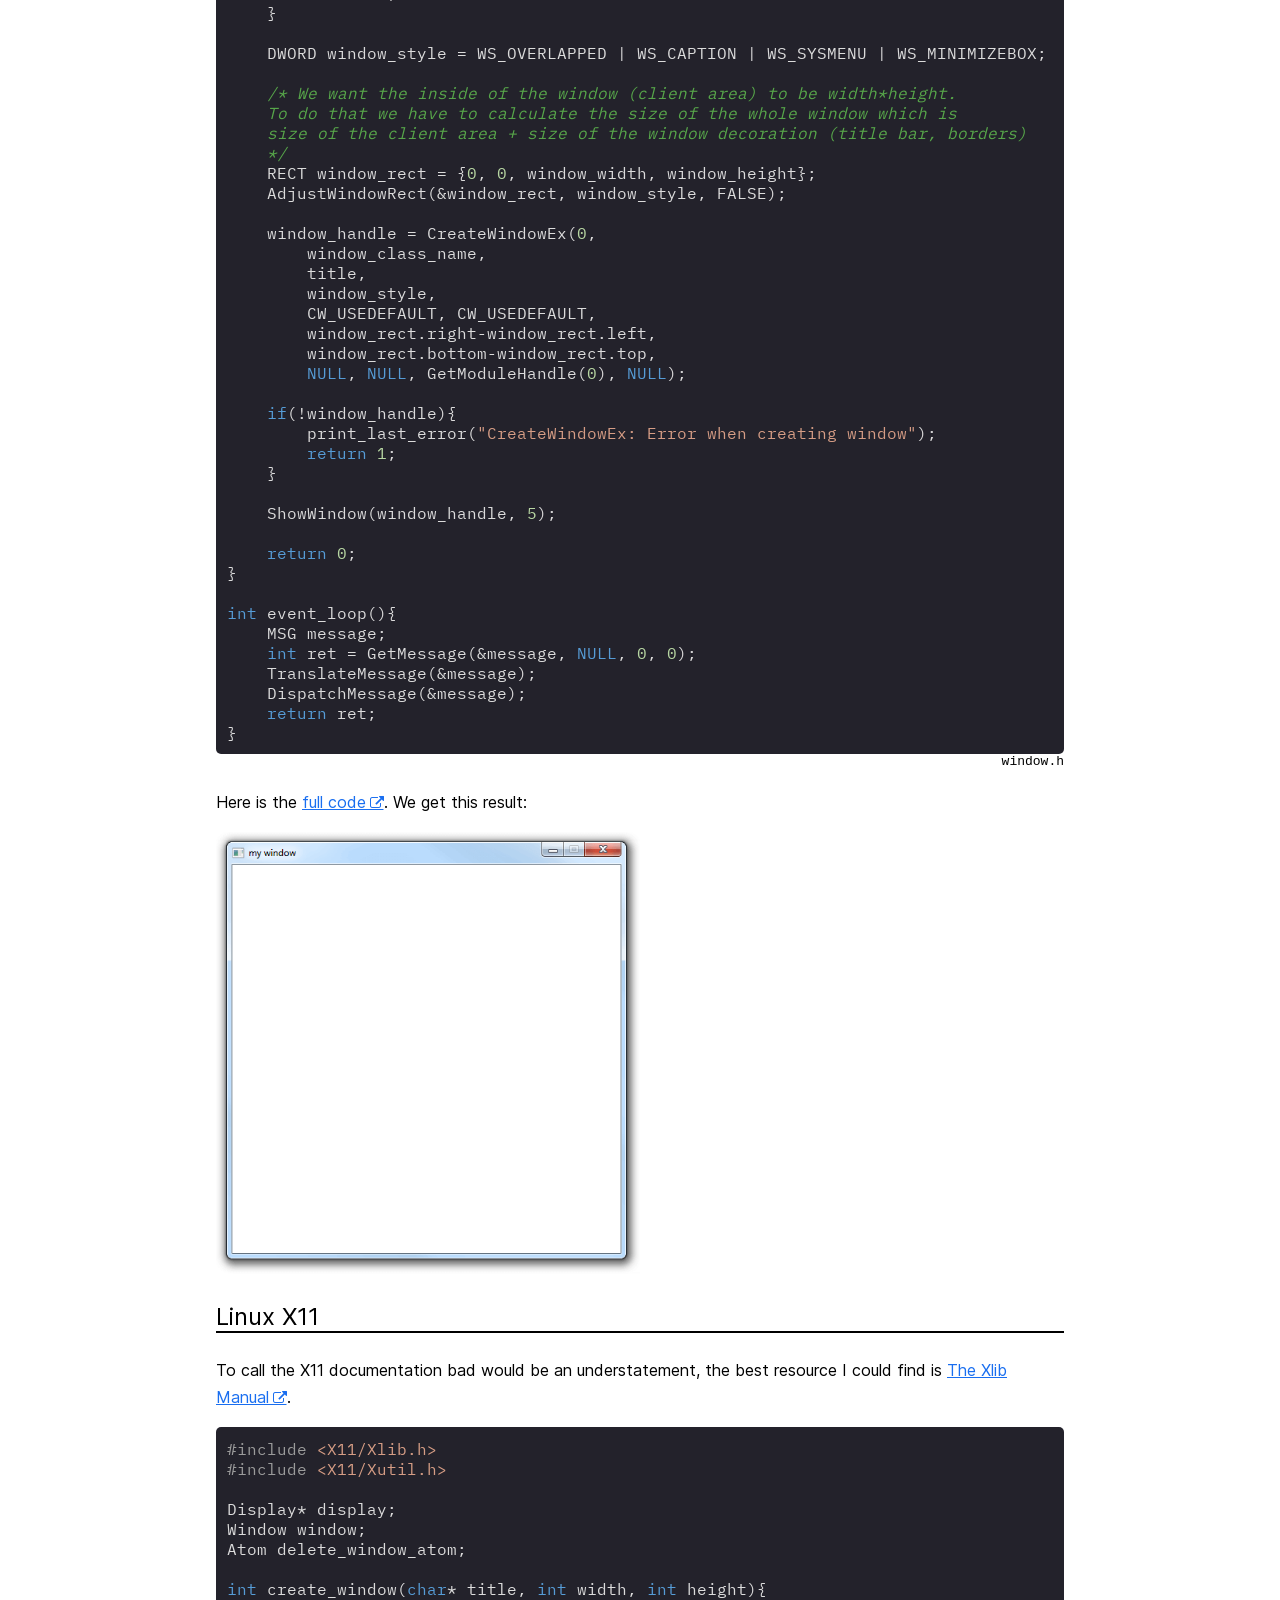
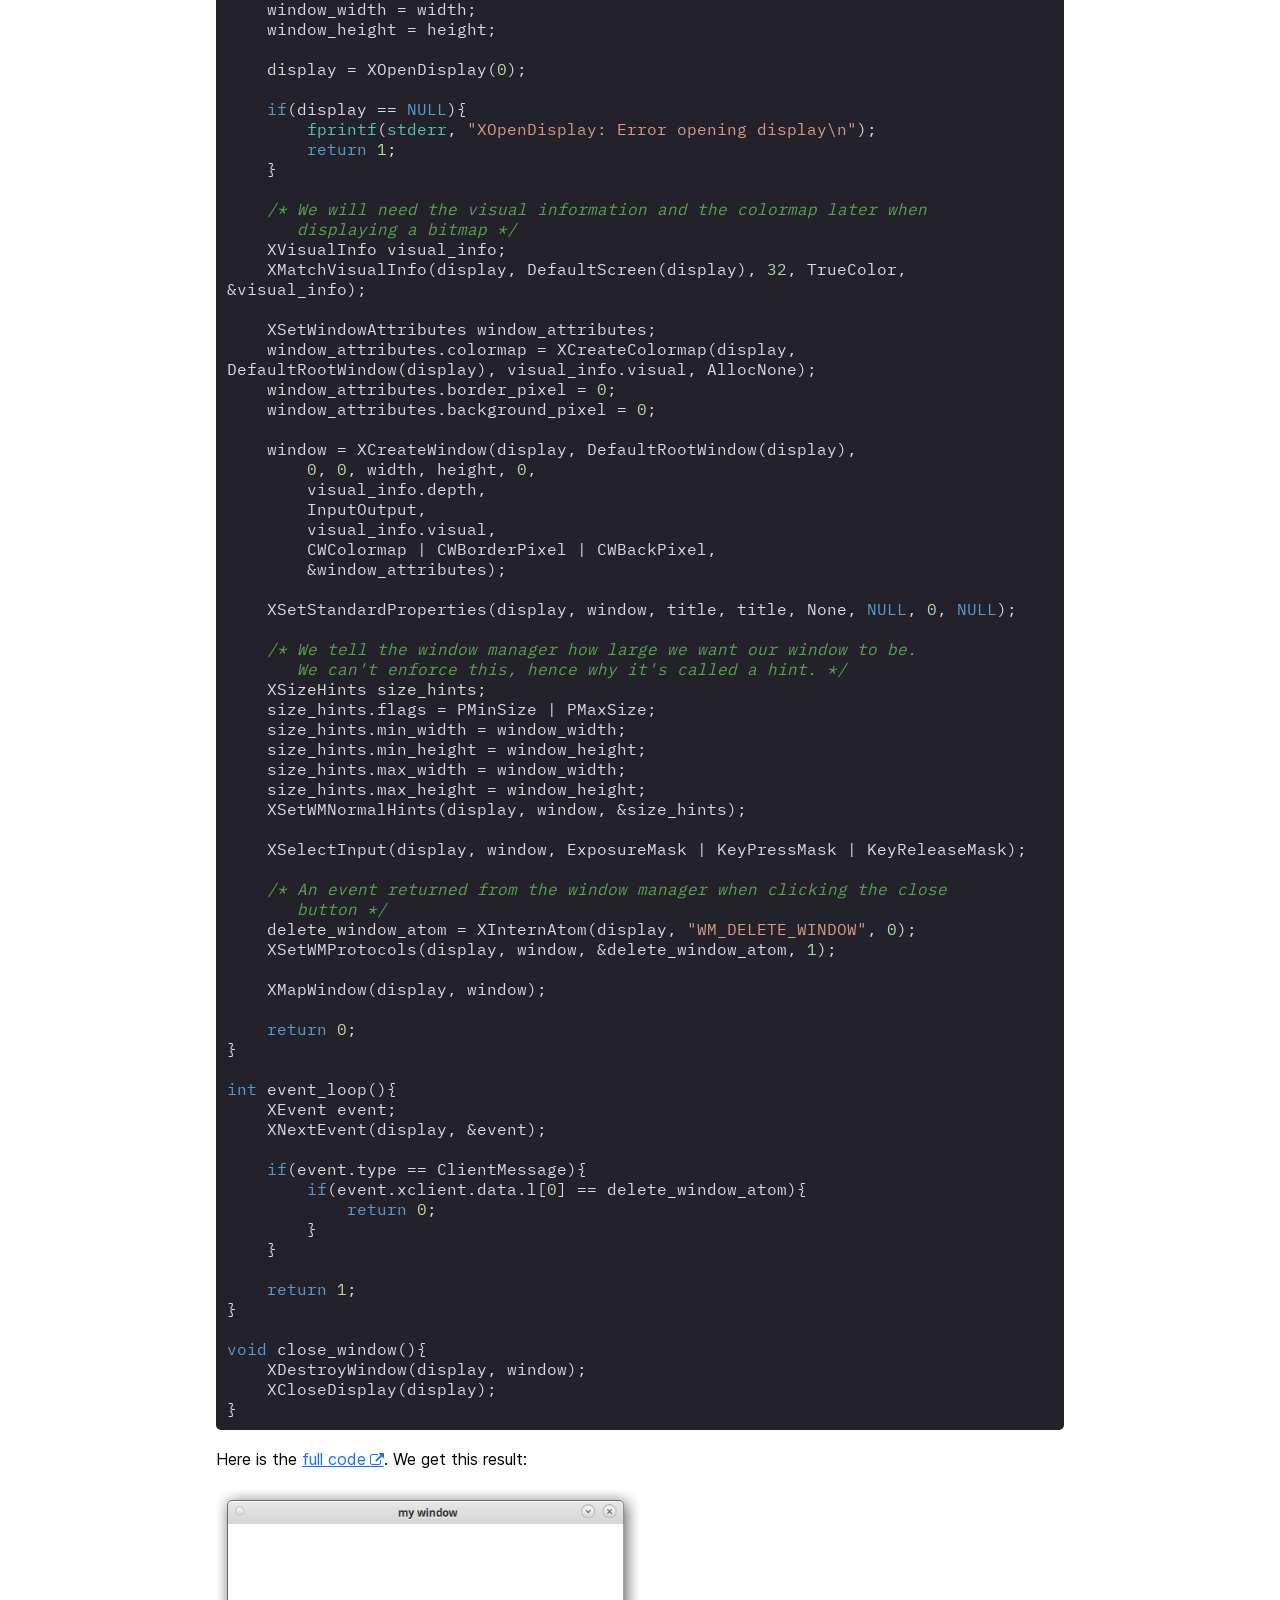
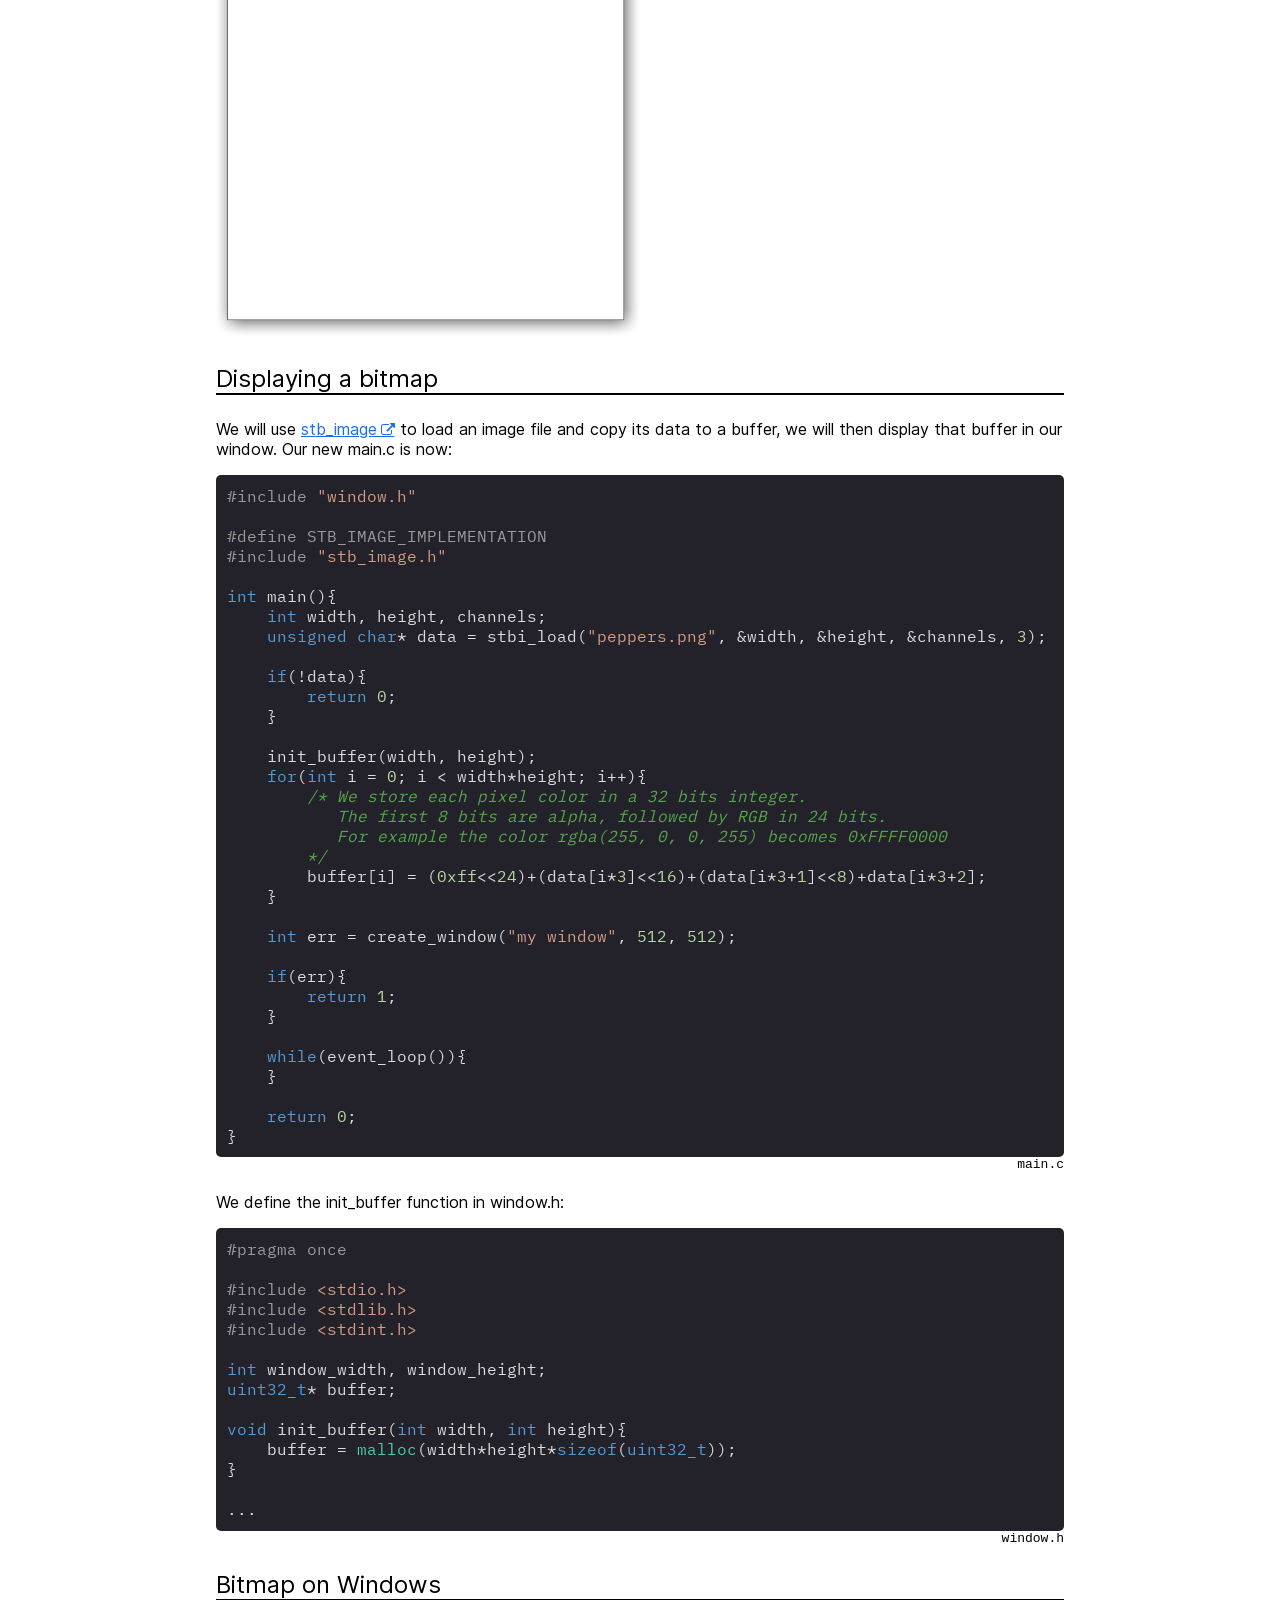
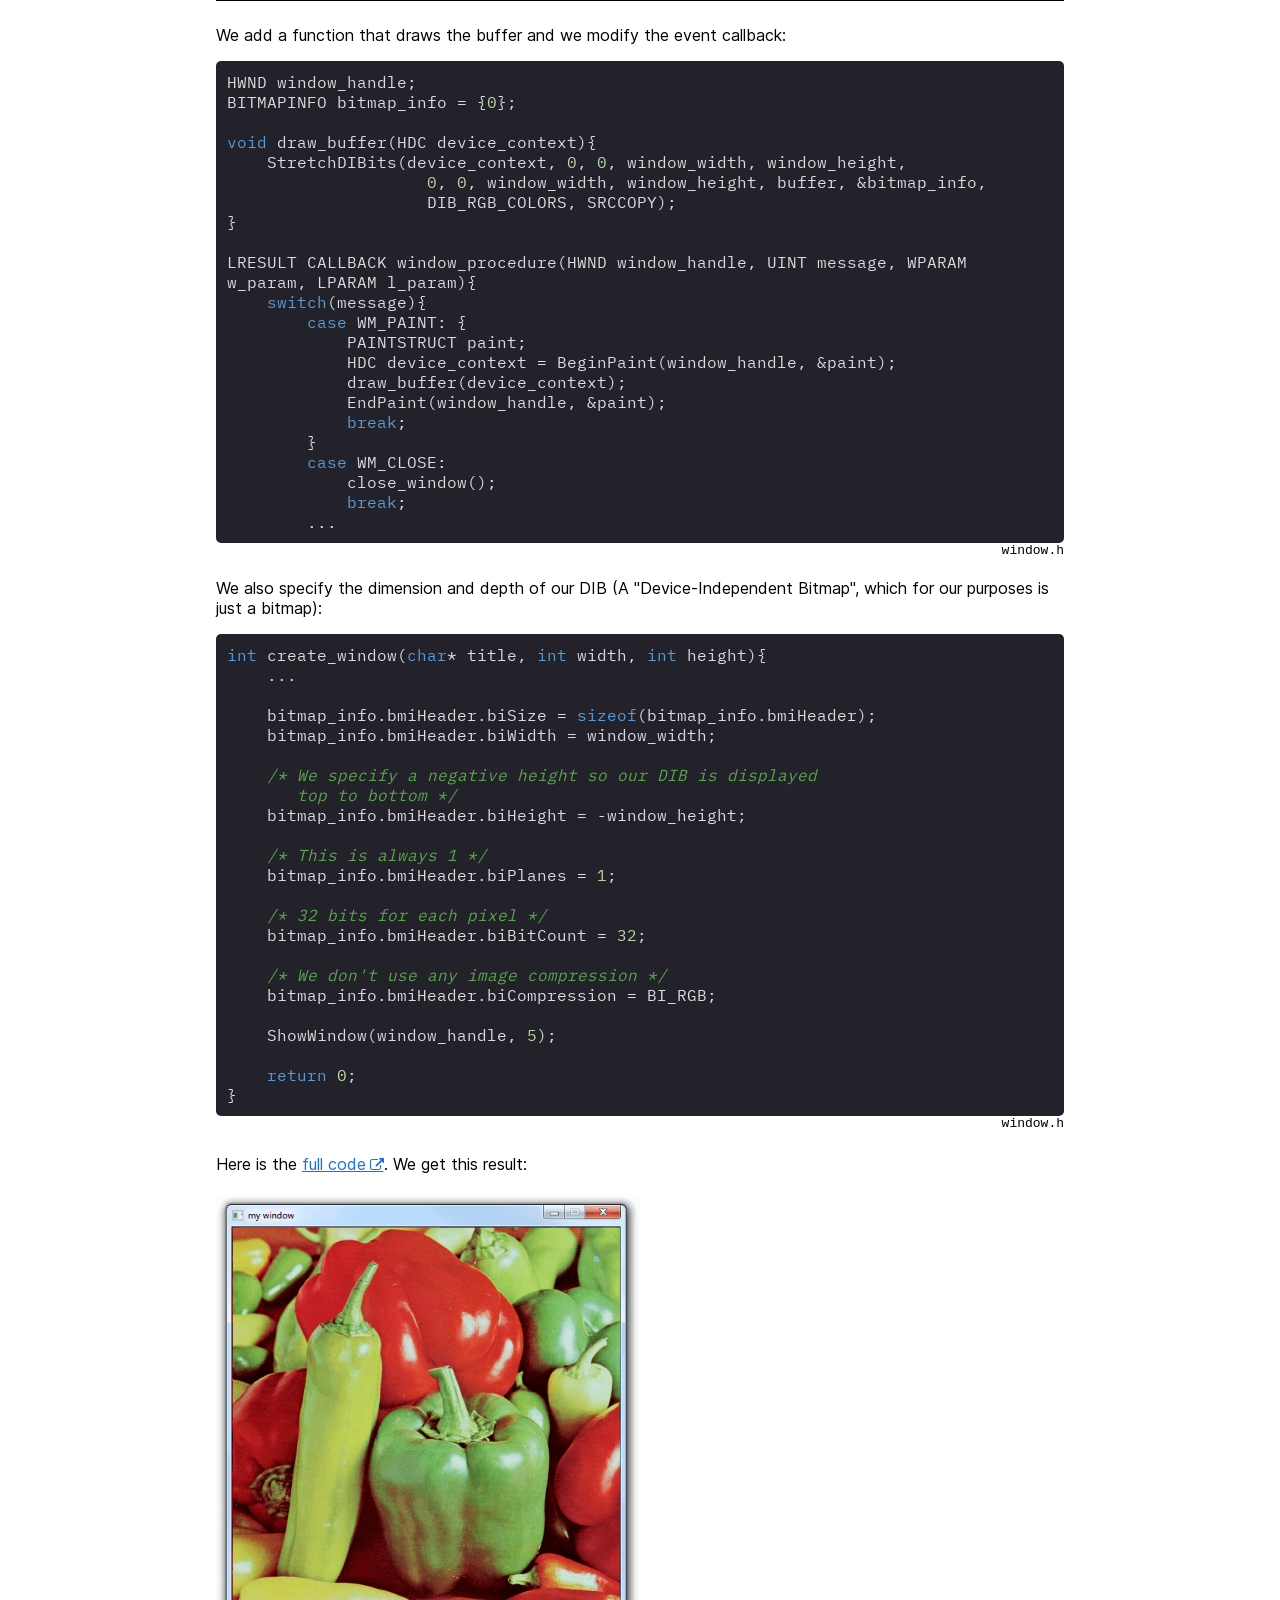
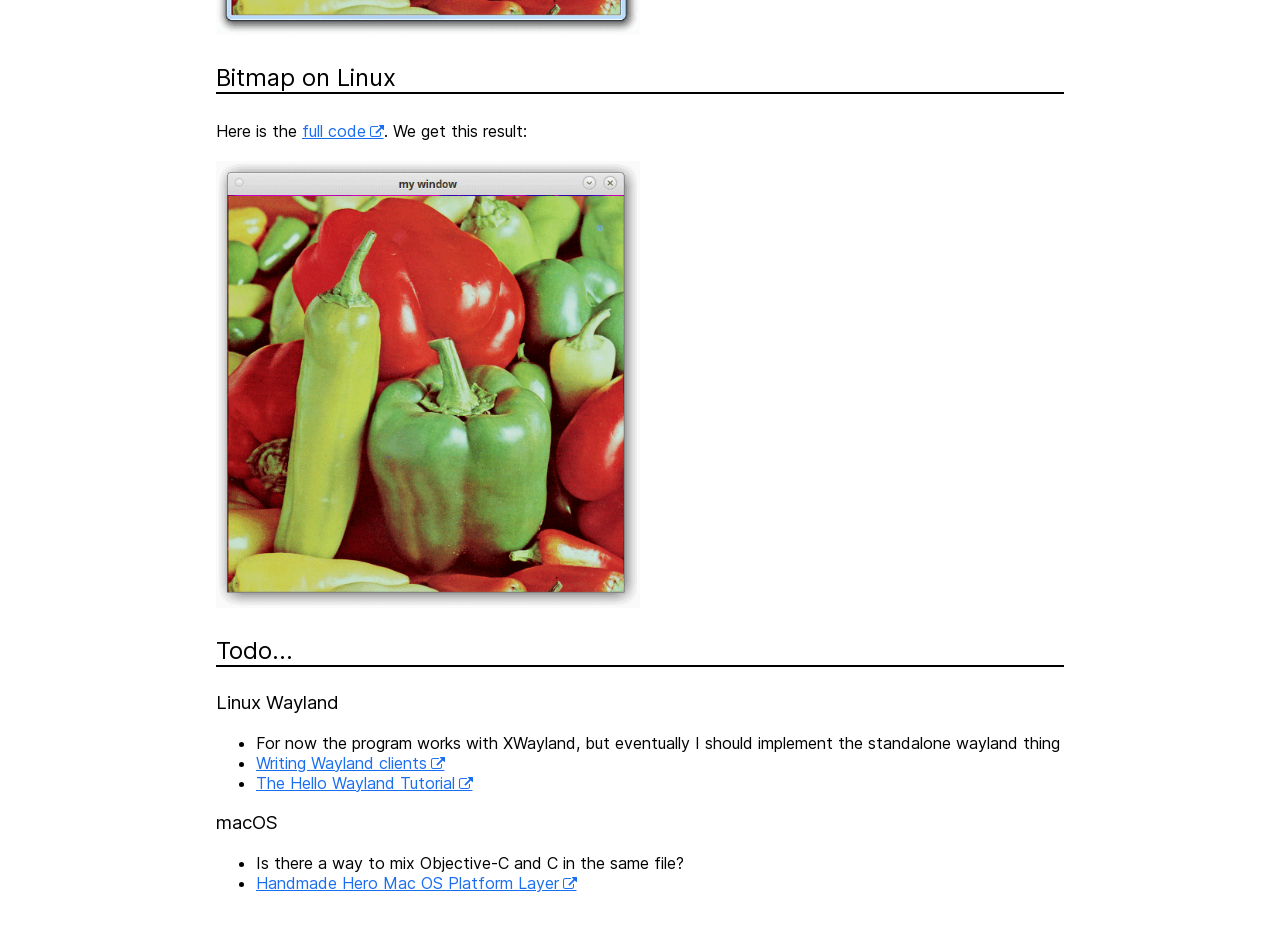
<file: cross-platform-window-in-c/index.html>
<!DOCTYPE html>
<html lang="en">
<head>
    <meta charset="utf-8">
    <meta name="viewport" content="width=device-width, initial-scale=1">
    <title>Cross-platform window in C</title>
    <link rel="stylesheet" href="/css/style.css">
    <link rel="stylesheet" href="/css/highlight.css">
    <script src="/js/highlight.js"></script>
    <style type="text/css">
        img{
            width: 50%;
        }
    </style>
</head>
<body>
    <nav>
        <a id="title" href="/">home</a>
        <span id="navbar-right" style="float: right;">
        </span>
    </nav>

    <h1>Cross-platform window in C</h1>
    <p>
        Let's make a small library like <a href="https://www.glfw.org/">GLFW</a> to open a window and display a bitmap on it. The library must be easy to use and to integrate into a project, it must also be cross-platform.
        The complete source code can be found <a href="https://github.com/imadr/cross-platform-window/tree/main/src">here</a>.
    </p>
    <p>
        Building our program should not require any build system like CMake, instead we will use a simple script to compile for each operating system.
    </p>

    For windows with GCC:
    <code>
    <pre class="code language-dos">
gcc.exe main.c -l gdi32 -mwindows</pre>
    <div class="code-description">build_windows_gcc.bat</div>
    </code>

    Or with MSVC:
    <code>
    <pre class="code language-dos">vcvarsall.bat
cl main.c user32.lib gdi32.lib /link /SUBSYSTEM:WINDOWS /ENTRY:mainCRTStartup</pre>
    <div class="code-description">build_windows_msvc.bat</div>
    </code>

    On Linux with X11:
    <code>
    <pre class="code language-bash">#!/bin/bash
gcc main.c -l X11 -D X11</pre>
    <div class="code-description">build_linux_x11.sh</div>
    </code>

    Or with Wayland:
    <code>
    <pre class="code language-bash">#!/bin/bash
gcc main.c -l wayland-client -D WAYLAND</pre>
    <div class="code-description">build_linux_wayland.sh</div>
    </code>

    <p>We want to abstract all the ugly platform specific details and display a blank window simply like this:</p>

    <code>
    <pre class="code language-c">#include "window.h"

int main(){
    int err = create_window("my window", 500, 500);

    if(err){
        return 1;
    }

    while(event_loop()){
    }

    return 0;
}</pre>
    <div class="code-description">main.c</div>
    </code>

    <p>The window.h header file will contain all the functions we need to create and manipulate a window, we will implement each one depending on the target OS and windowing system.</p>

    <code>
    <pre class="code language-c">#pragma once

#include &lt;stdio.h&gt;
#include &lt;stdlib.h&gt;
#include &lt;stdint.h&gt;

int window_width, window_height;

#ifdef _WIN32

// Windows implementation

#elif __linux__

#ifdef X11

// Linux with X11 implementation

#elif WAYLAND

// Linux with Wayland implementation

#endif

#endif</pre>
    <div class="code-description">window.h</div>
    </code>

    <h2>Windows</h2>
    <p>Let's first make a blank window using the Win32 API. To understand what each functions does exactly, search for it in the <a href="https://docs.microsoft.com/en-us/windows/win32/">Windows documentation</a>.</p>
    <code>
    <pre class="code language-c">
/* IMPORTANT NOTE
Keep variable names explicit, "hwnd" doesn't make any sense but
"window_handle" does. The windows API is confusing enough, don't
make it worse with unreadable variable names.
*/

#include &lt;windows.h&gt;

HWND window_handle;

void close_window(){
    DestroyWindow(window_handle);
    UnregisterClass("WindowClass", GetModuleHandle(0));
}

/* This function handles the events (messages) that our window
receives, for now we are only handling closing our window (WM_CLOSE) */
LRESULT CALLBACK window_procedure(HWND window_handle, UINT message, WPARAM w_param, LPARAM l_param){
    switch(message){
        case WM_CLOSE:
            close_window();
            break;
        case WM_DESTROY:
            PostQuitMessage(0);
            break;
        default:
            return DefWindowProc(window_handle, message, w_param, l_param);
    }
    return 0;
}

/* This function formats the error code returned by GetLastError()
into a string, and prints it along with the error message we passed to it */
void print_last_error(char* msg){
    wchar_t buff[256];
    FormatMessageW(FORMAT_MESSAGE_FROM_SYSTEM |
        FORMAT_MESSAGE_IGNORE_INSERTS |
        FORMAT_MESSAGE_MAX_WIDTH_MASK,
        NULL, GetLastError(),
        MAKELANGID(LANG_NEUTRAL, SUBLANG_DEFAULT),
        buff, (sizeof(buff)/sizeof(wchar_t)), NULL);
    fprintf(stderr, "%s, %S\n", msg, buff);
}

int create_window(char* title, int width, int height){
    window_width = width;
    window_height = height;

    /* A window class is a structure that defines attributes
    that we can use for multiple windows (for example the icon).
    We will only set the minimum required attributes for now */
    const char* window_class_name = "WindowClass";
    WNDCLASS window_class = {0};
    window_class.lpfnWndProc = window_procedure;
    window_class.hInstance = GetModuleHandle(0);
    window_class.lpszClassName = window_class_name;

    if(!RegisterClass(&window_class)){
        print_last_error("RegisterClass: Error when creating window class");
        return 1;
    }

    DWORD window_style = WS_OVERLAPPED | WS_CAPTION | WS_SYSMENU | WS_MINIMIZEBOX;

    /* We want the inside of the window (client area) to be width*height.
    To do that we have to calculate the size of the whole window which is
    size of the client area + size of the window decoration (title bar, borders)
    */
    RECT window_rect = {0, 0, window_width, window_height};
    AdjustWindowRect(&window_rect, window_style, FALSE);

    window_handle = CreateWindowEx(0,
        window_class_name,
        title,
        window_style,
        CW_USEDEFAULT, CW_USEDEFAULT,
        window_rect.right-window_rect.left,
        window_rect.bottom-window_rect.top,
        NULL, NULL, GetModuleHandle(0), NULL);

    if(!window_handle){
        print_last_error("CreateWindowEx: Error when creating window");
        return 1;
    }

    ShowWindow(window_handle, 5);

    return 0;
}

int event_loop(){
    MSG message;
    int ret = GetMessage(&message, NULL, 0, 0);
    TranslateMessage(&message);
    DispatchMessage(&message);
    return ret;
}</pre>
    <div class="code-description">window.h</div>
    </code>

    <p>Here is the <a href="https://github.com/imadr/cross-platform-window/tree/main/windows_blank">full code</a>. We get this result: </p>

    <img src="windows_blank.png">

    <h2>Linux X11</h2>

    <p>To call the X11 documentation bad would be an understatement, the best resource I could find is <a href="https://tronche.com/gui/x/xlib/">The Xlib Manual</a>.</p>

    <pre class="code language-c">
#include &lt;X11/Xlib.h&gt;
#include &lt;X11/Xutil.h&gt;

Display* display;
Window window;
Atom delete_window_atom;

int create_window(char* title, int width, int height){
    window_width = width;
    window_height = height;

    display = XOpenDisplay(0);

    if(display == NULL){
        fprintf(stderr, "XOpenDisplay: Error opening display\n");
        return 1;
    }

    /* We will need the visual information and the colormap later when
       displaying a bitmap */
    XVisualInfo visual_info;
    XMatchVisualInfo(display, DefaultScreen(display), 32, TrueColor, &visual_info);

    XSetWindowAttributes window_attributes;
    window_attributes.colormap = XCreateColormap(display, DefaultRootWindow(display), visual_info.visual, AllocNone);
    window_attributes.border_pixel = 0;
    window_attributes.background_pixel = 0;

    window = XCreateWindow(display, DefaultRootWindow(display),
        0, 0, width, height, 0,
        visual_info.depth,
        InputOutput,
        visual_info.visual,
        CWColormap | CWBorderPixel | CWBackPixel,
        &window_attributes);

    XSetStandardProperties(display, window, title, title, None, NULL, 0, NULL);

    /* We tell the window manager how large we want our window to be.
       We can't enforce this, hence why it's called a hint. */
    XSizeHints size_hints;
    size_hints.flags = PMinSize | PMaxSize;
    size_hints.min_width = window_width;
    size_hints.min_height = window_height;
    size_hints.max_width = window_width;
    size_hints.max_height = window_height;
    XSetWMNormalHints(display, window, &size_hints);

    XSelectInput(display, window, ExposureMask | KeyPressMask | KeyReleaseMask);

    /* An event returned from the window manager when clicking the close
       button */
    delete_window_atom = XInternAtom(display, "WM_DELETE_WINDOW", 0);
    XSetWMProtocols(display, window, &delete_window_atom, 1);

    XMapWindow(display, window);

    return 0;
}

int event_loop(){
    XEvent event;
    XNextEvent(display, &event);

    if(event.type == ClientMessage){
        if(event.xclient.data.l[0] == delete_window_atom){
            return 0;
        }
    }

    return 1;
}

void close_window(){
    XDestroyWindow(display, window);
    XCloseDisplay(display);
}</pre>

    <p>Here is the <a href="https://github.com/imadr/cross-platform-window/tree/main/linux_x11_blank">full code</a>. We get this result: </p>

    <img src="linux_x11_blank.png">

    <h2>Displaying a bitmap</h2>

    We will use <a href="https://github.com/nothings/stb/blob/master/stb_image.h">stb_image</a> to load an image file and copy its data to a buffer, we will then display that buffer in our window. Our new main.c is now:

    <code>
    <pre class="code language-c">#include "window.h"

#define STB_IMAGE_IMPLEMENTATION
#include "stb_image.h"

int main(){
    int width, height, channels;
    unsigned char* data = stbi_load("peppers.png", &width, &height, &channels, 3);

    if(!data){
        return 0;
    }

    init_buffer(width, height);
    for(int i = 0; i < width*height; i++){
        /* We store each pixel color in a 32 bits integer.
           The first 8 bits are alpha, followed by RGB in 24 bits.
           For example the color rgba(255, 0, 0, 255) becomes 0xFFFF0000
        */
        buffer[i] = (0xff<<24)+(data[i*3]<<16)+(data[i*3+1]<<8)+data[i*3+2];
    }

    int err = create_window("my window", 512, 512);

    if(err){
        return 1;
    }

    while(event_loop()){
    }

    return 0;
}</pre>
    <div class="code-description">main.c</div>
    </code>

    We define the init_buffer function in window.h:

    <code>
    <pre class="code language-c">#pragma once

#include &lt;stdio.h&gt;
#include &lt;stdlib.h&gt;
#include &lt;stdint.h&gt;

int window_width, window_height;
uint32_t* buffer;

void init_buffer(int width, int height){
    buffer = malloc(width*height*sizeof(uint32_t));
}

...</pre>
    <div class="code-description">window.h</div>
    </code>

    <h2>Bitmap on Windows</h2>

    We add a function that draws the buffer and we modify the event callback:

    <code>
    <pre class="code language-c">HWND window_handle;
BITMAPINFO bitmap_info = {0};

void draw_buffer(HDC device_context){
    StretchDIBits(device_context, 0, 0, window_width, window_height,
                    0, 0, window_width, window_height, buffer, &bitmap_info,
                    DIB_RGB_COLORS, SRCCOPY);
}

LRESULT CALLBACK window_procedure(HWND window_handle, UINT message, WPARAM w_param, LPARAM l_param){
    switch(message){
        case WM_PAINT: {
            PAINTSTRUCT paint;
            HDC device_context = BeginPaint(window_handle, &paint);
            draw_buffer(device_context);
            EndPaint(window_handle, &paint);
            break;
        }
        case WM_CLOSE:
            close_window();
            break;
        ...
</pre>
    <div class="code-description">window.h</div>
    </code>

    We also specify the dimension and depth of our DIB (A "Device-Independent Bitmap", which for our purposes is just a bitmap):
    <code>
    <pre class="code language-c">int create_window(char* title, int width, int height){
    ...

    bitmap_info.bmiHeader.biSize = sizeof(bitmap_info.bmiHeader);
    bitmap_info.bmiHeader.biWidth = window_width;

    /* We specify a negative height so our DIB is displayed
       top to bottom */
    bitmap_info.bmiHeader.biHeight = -window_height;

    /* This is always 1 */
    bitmap_info.bmiHeader.biPlanes = 1;

    /* 32 bits for each pixel */
    bitmap_info.bmiHeader.biBitCount = 32;

    /* We don't use any image compression */
    bitmap_info.bmiHeader.biCompression = BI_RGB;

    ShowWindow(window_handle, 5);

    return 0;
}</pre>
    <div class="code-description">window.h</div>
    </code>

    <p>Here is the <a href="https://github.com/imadr/cross-platform-window/tree/main/windows_bitmap">full code</a>. We get this result: </p>

    <img src="windows_bitmap.png">

    <h2>Bitmap on Linux</h2>

    <p>Here is the <a href="https://github.com/imadr/cross-platform-window/tree/main/linux_x11_bitmap">full code</a>. We get this result: </p>

    <img src="linux_x11_bitmap.png">

    <h2>Todo...</h2>
    <h3>Linux Wayland</h3>
    <ul>
        <li>For now the program works with XWayland, but eventually I should implement the standalone wayland thing</li>
        <li><a href="https://bugaevc.gitbooks.io/writing-wayland-clients/content/">Writing Wayland clients</a></li>
        <li><a href="https://hdante.wordpress.com/2014/07/08/the-hello-wayland-tutorial//">The Hello Wayland Tutorial</a></li>
    </ul>

    <h3>macOS</h3>
    <ul>
        <li>Is there a way to mix Objective-C and C in the same file?</li>
        <li><a href="https://theobendixson.medium.com/handmade-hero-osx-platform-layer-day-2-b26d6966e214">Handmade Hero Mac OS Platform Layer</a></li>
    </ul>

<script src="/js/light.js"></script>
<script>
document.addEventListener("DOMContentLoaded", function(e){
    document.querySelectorAll(".code").forEach(function(block){
        hljs.highlightBlock(block);
    });
});
</script>
</body>
</html>
</file>
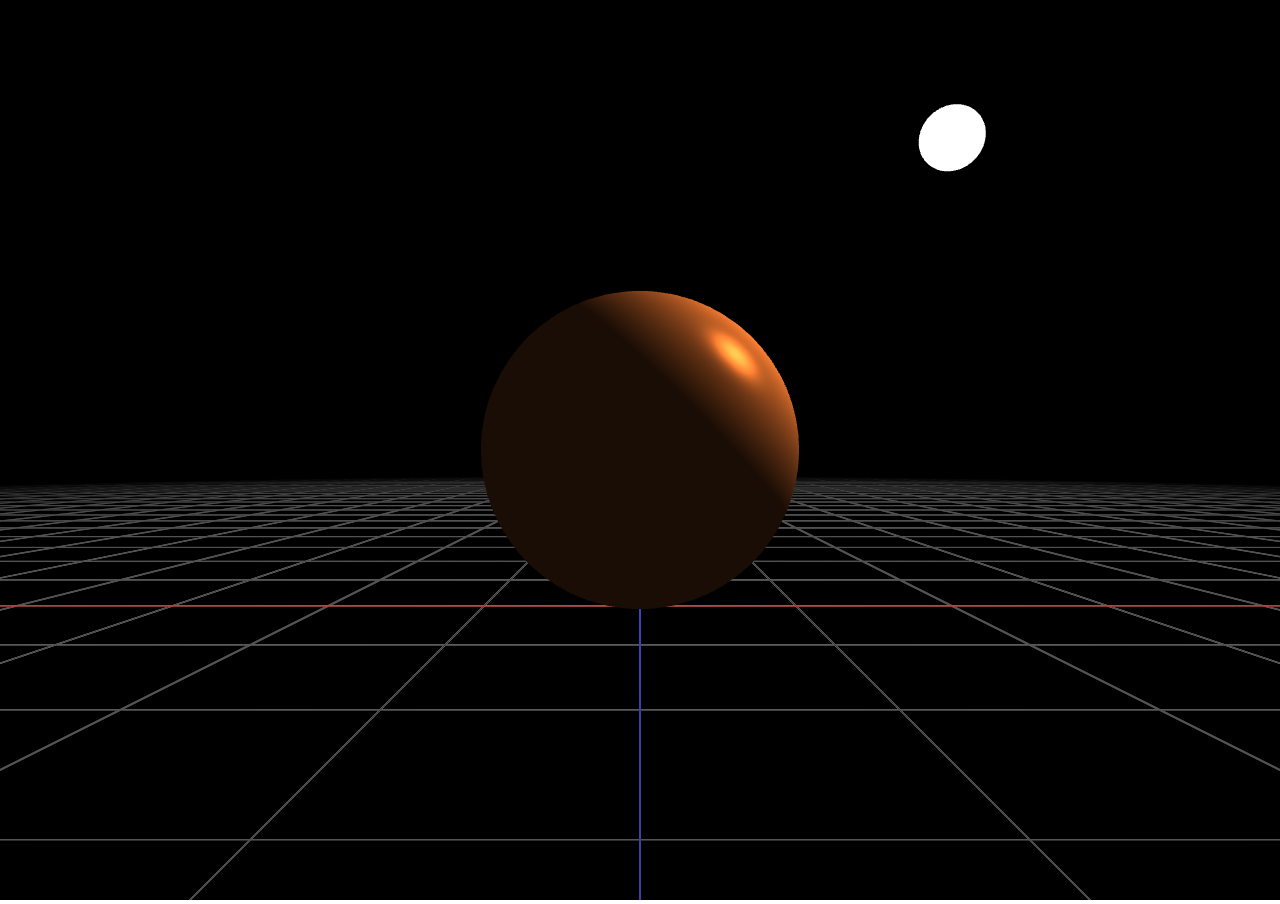
<file: demo/index.html>
<!DOCTYPE html>
<html>
<head>
    <meta charset="utf-8">
    <title></title>
    <link rel="shortcut icon" href="#">
    <style type="text/css">
        *{
            margin: 0;
            padding: 0;
            overflow: hidden;
        }
    </style>
</head>
<body>
<canvas id="canvas"></canvas>
<script src="/js/math.js"></script>
<script src="/js/webgl_helper.js"></script>
<script src="main.js"></script>
</body>
</html>
</file>
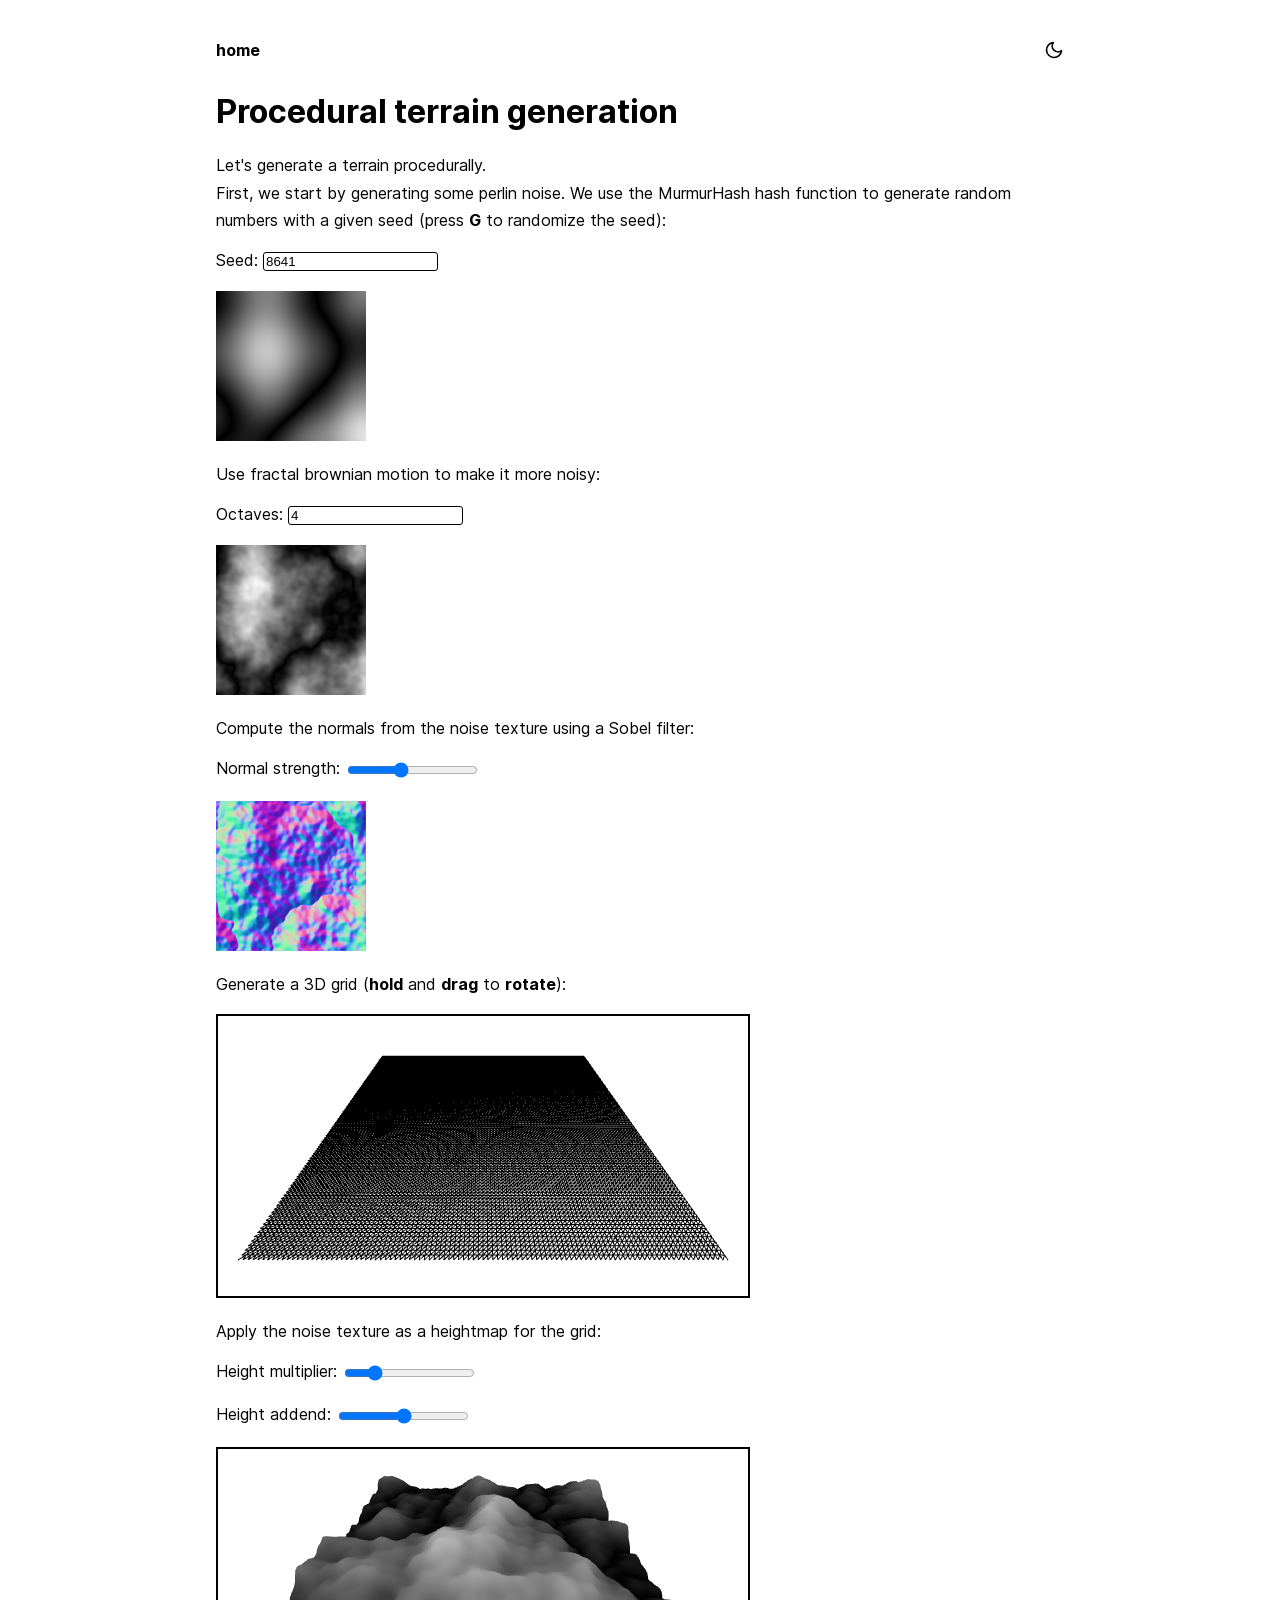
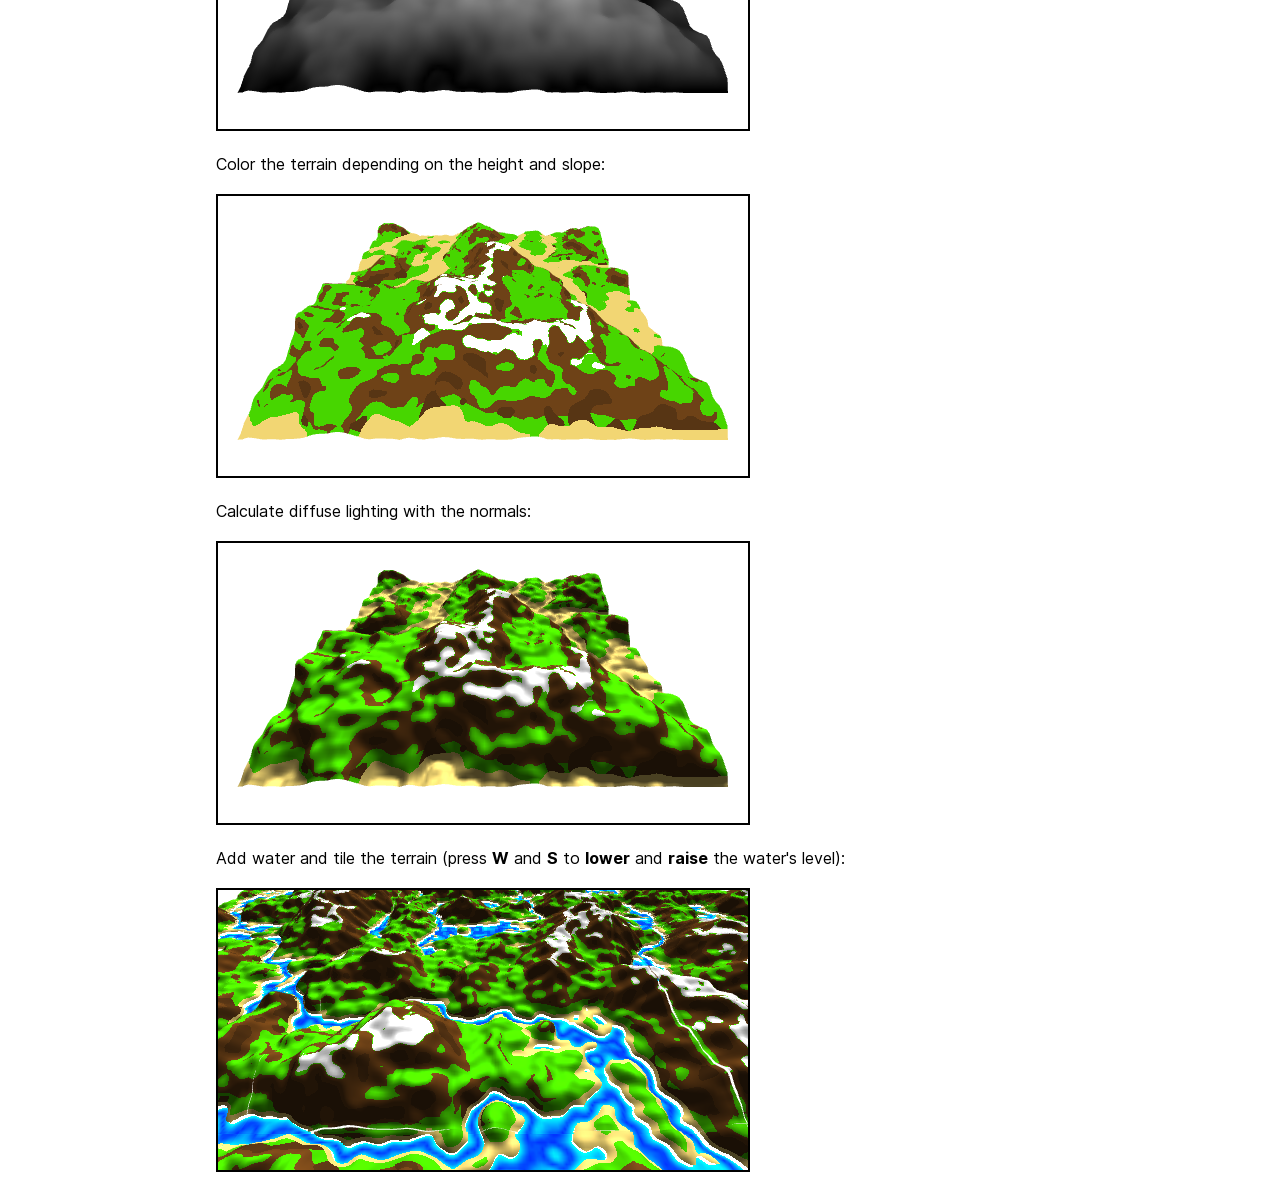
<file: terrain-generation/index.html>
<!DOCTYPE html>
<html lang="en">
<head>
    <meta charset="utf-8">
    <meta name="viewport" content="width=device-width, initial-scale=1">
    <link rel="apple-touch-icon" sizes="180x180" href="/apple-touch-icon.png">
    <link rel="icon" type="image/png" sizes="32x32" href="/favicon-32x32.png">
    <link rel="icon" type="image/png" sizes="16x16" href="/favicon-16x16.png">
    <link rel="manifest" href="/site.webmanifest">
    <link rel="mask-icon" href="/safari-pinned-tab.svg" color="#5bbad5">
    <meta name="msapplication-TileColor" content="#da532c">
    <meta property="og:image" content="https://imadrahmoune.com/terrain-generation/thumbnail.png">
    <meta name="twitter:image" content="https://imadrahmoune.com/terrain-generation/thumbnail.png">
    <meta name="theme-color" content="#ffffff">
    <title>Procedural terrain generation</title>
    <link rel="stylesheet" href="/css/style.css">
    <link rel="stylesheet" href="/css/highlight.css">
    <script src="/js/highlight.js"></script>
</head>
<body>
    <nav>
        <a id="title" href="/">home</a>
        <span id="navbar-right" style="float: right;">
        </span>
    </nav>

    <h1>Procedural terrain generation</h1>

    <p>Let's generate a terrain procedurally.<br>
    First, we start by generating some perlin noise. We use the MurmurHash hash function to generate random numbers with a given seed (press <strong>G</strong> to randomize the seed):</p>
    <label for="seed">Seed:</label> <input type="number" min="0" id="seed"><br><br>
    <canvas id="canvas_noise_1"></canvas><br>

    <p>Use fractal brownian motion to make it more noisy:</p>
    <label for="octaves">Octaves:</label> <input type="number" min="0" id="octaves"><br><br>
    <canvas id="canvas_noise_2"></canvas>

    <p>Compute the normals from the noise texture using a Sobel filter:</p>
    <label for="normal_strength">Normal strength:</label>
    <input style="vertical-align: middle;" type="range" min="0.0" max="20.0" step="0.1" id="normal_strength"><br><br>
    <canvas id="canvas_gl_normal"></canvas>

    <p>Generate a 3D grid (<strong>hold</strong> and <strong>drag</strong> to <strong>rotate</strong>):</p>
    <canvas style="border: 2px solid black;" id="canvas_grid"></canvas>

    <p>Apply the noise texture as a heightmap for the grid:</p>
    <label for="height_multiplier">Height multiplier:</label>
    <input style="vertical-align: middle;" type="range" min="1" max="100" step="0.1" id="height_multiplier"><br><br>
    <label for="height_addend">Height addend:</label>
    <input style="vertical-align: middle;" type="range" min="-10" max="10" step="0.1" id="height_addend"><br><br>
    <canvas style="border: 2px solid black;" id="canvas_terrain"></canvas>

    <p>Color the terrain depending on the height and slope:</p>
    <canvas style="border: 2px solid black;" id="canvas_color"></canvas>

    <p>Calculate diffuse lighting with the normals:</p>
    <canvas style="border: 2px solid black;" id="canvas_light"></canvas>

    <p>Add water and tile the terrain (press <strong>W</strong> and <strong>S</strong> to <strong>lower</strong> and <strong>raise</strong> the water's level):</p>
    <canvas style="border: 2px solid black;" id="canvas_water"></canvas>

    <script src="/js/math.js"></script>
    <script src="/js/webgl_helper.js"></script>
    <script src="noise.js"></script>
    <script src="main.js"></script>

<script src="/js/light.js"></script>
<script>
document.addEventListener("DOMContentLoaded", function(e){
    document.querySelectorAll(".code").forEach(function(block){
        hljs.highlightBlock(block);
    });
});
</script>
</body>
</html>
</file>
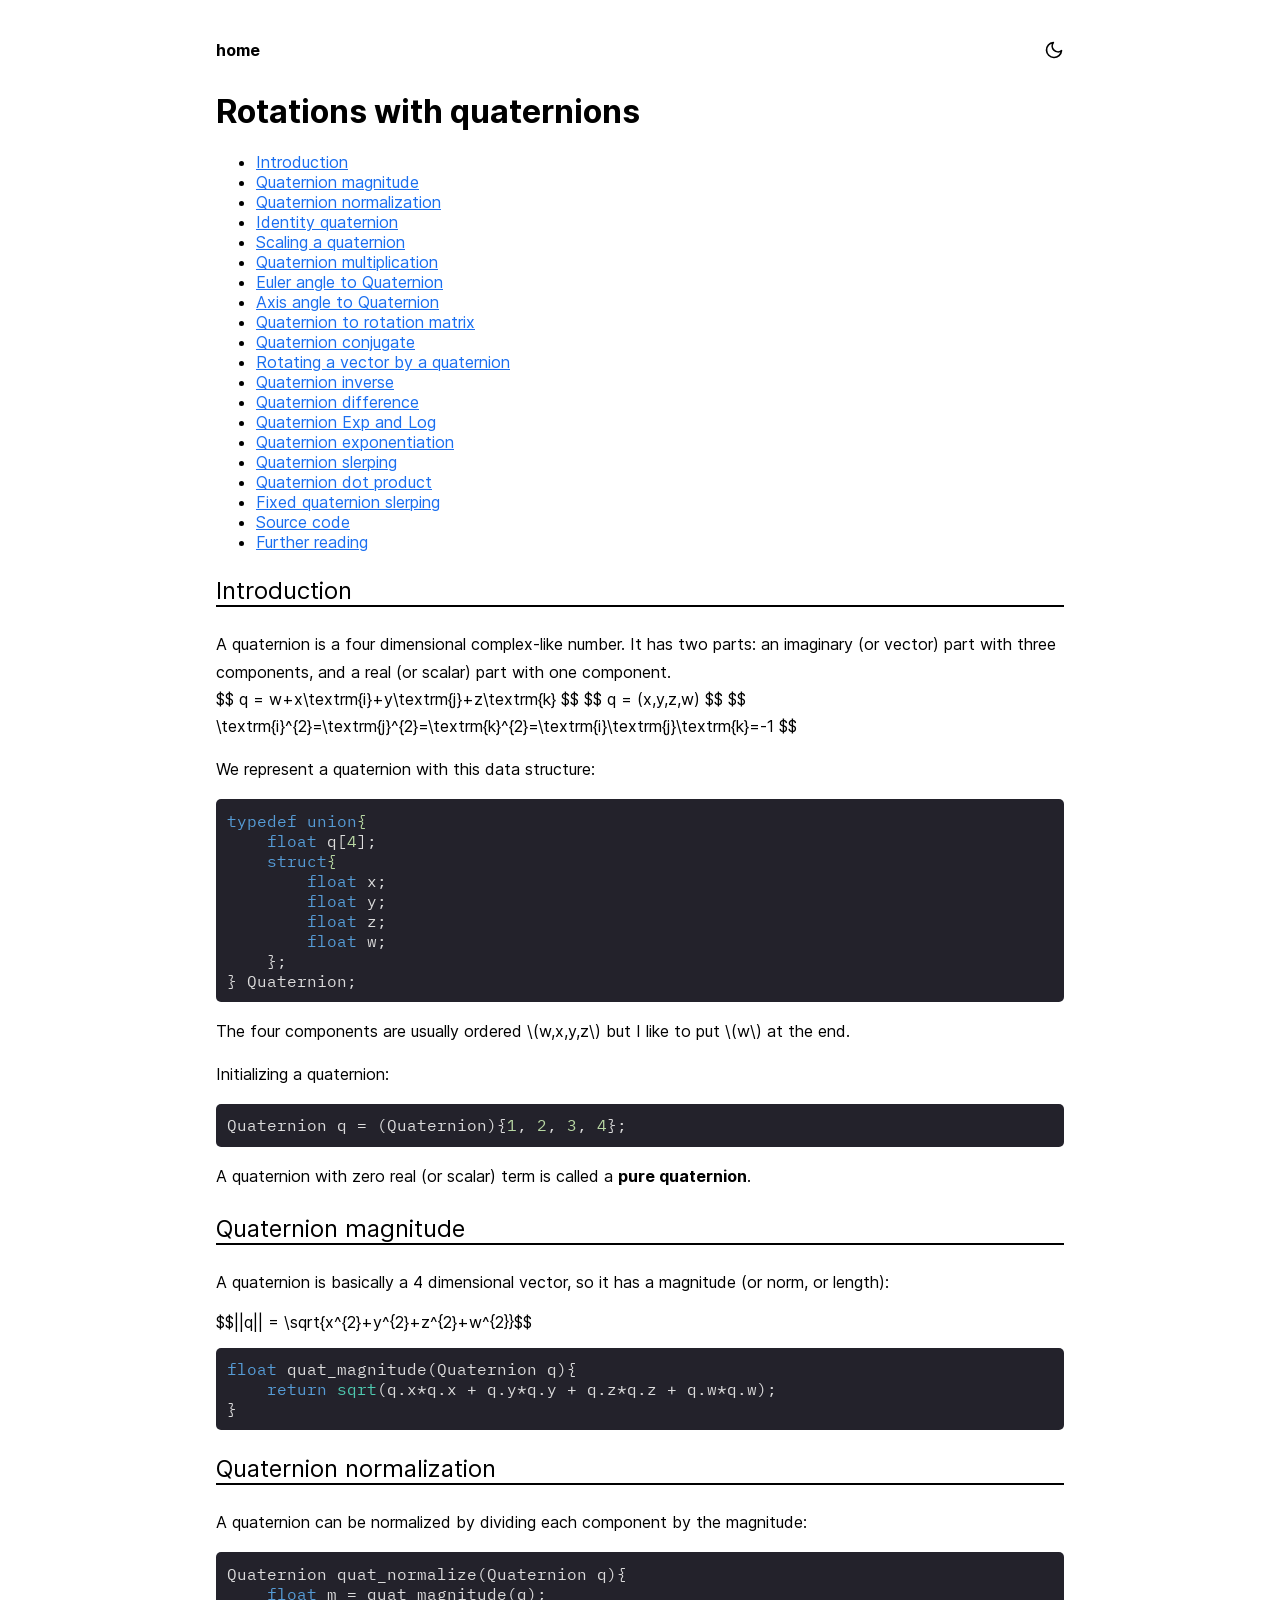
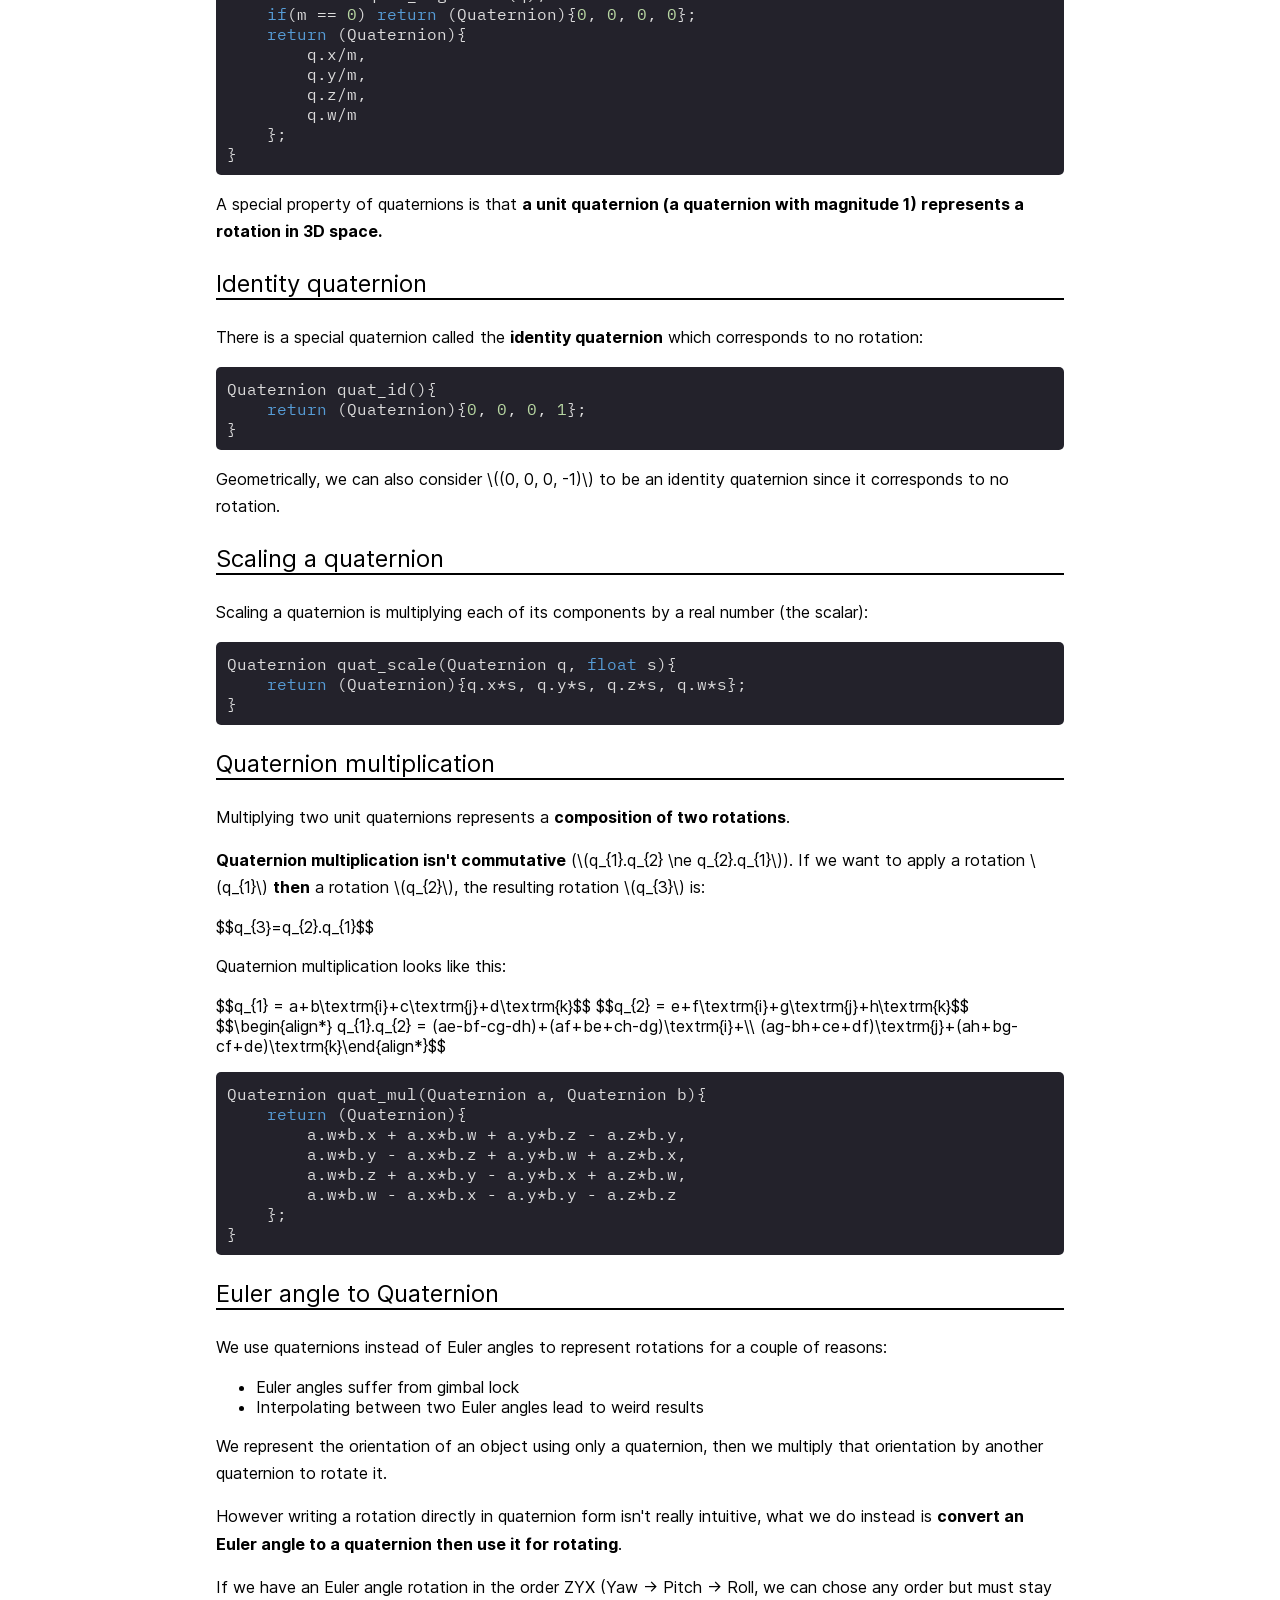
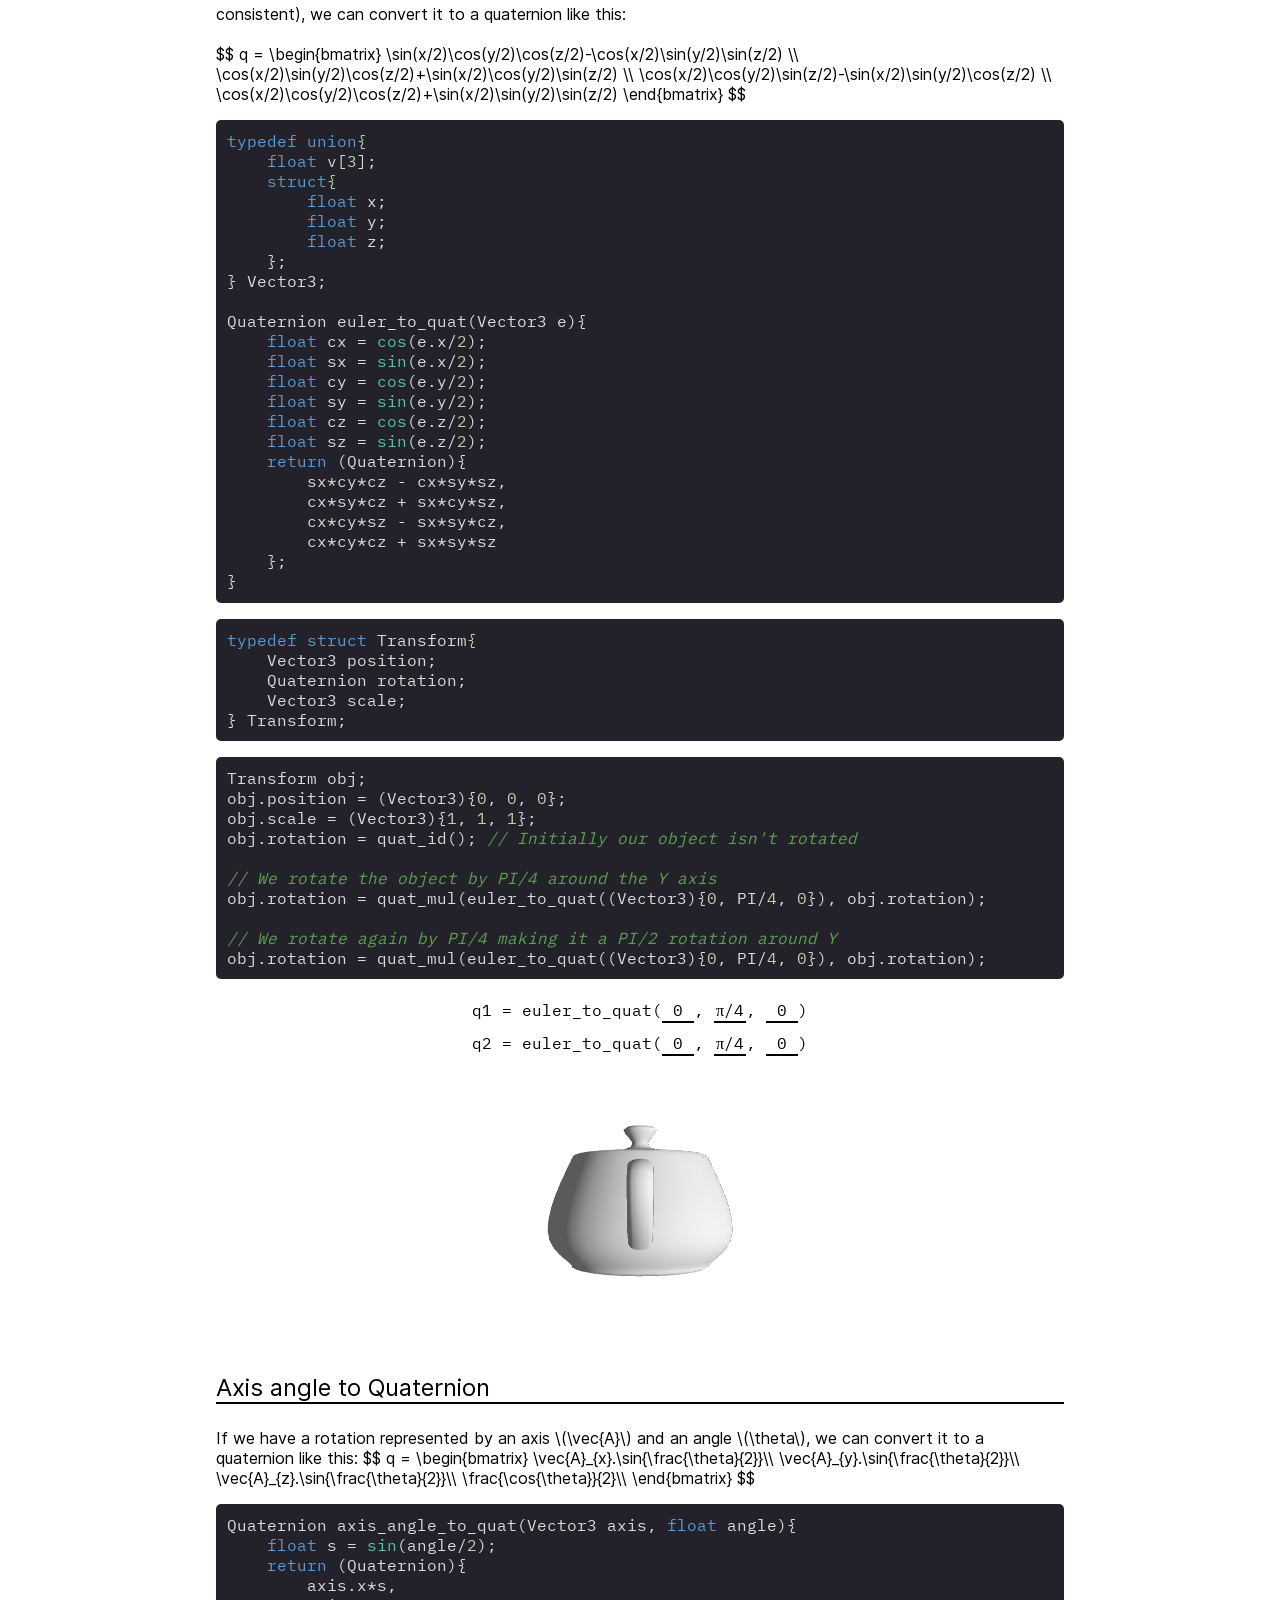
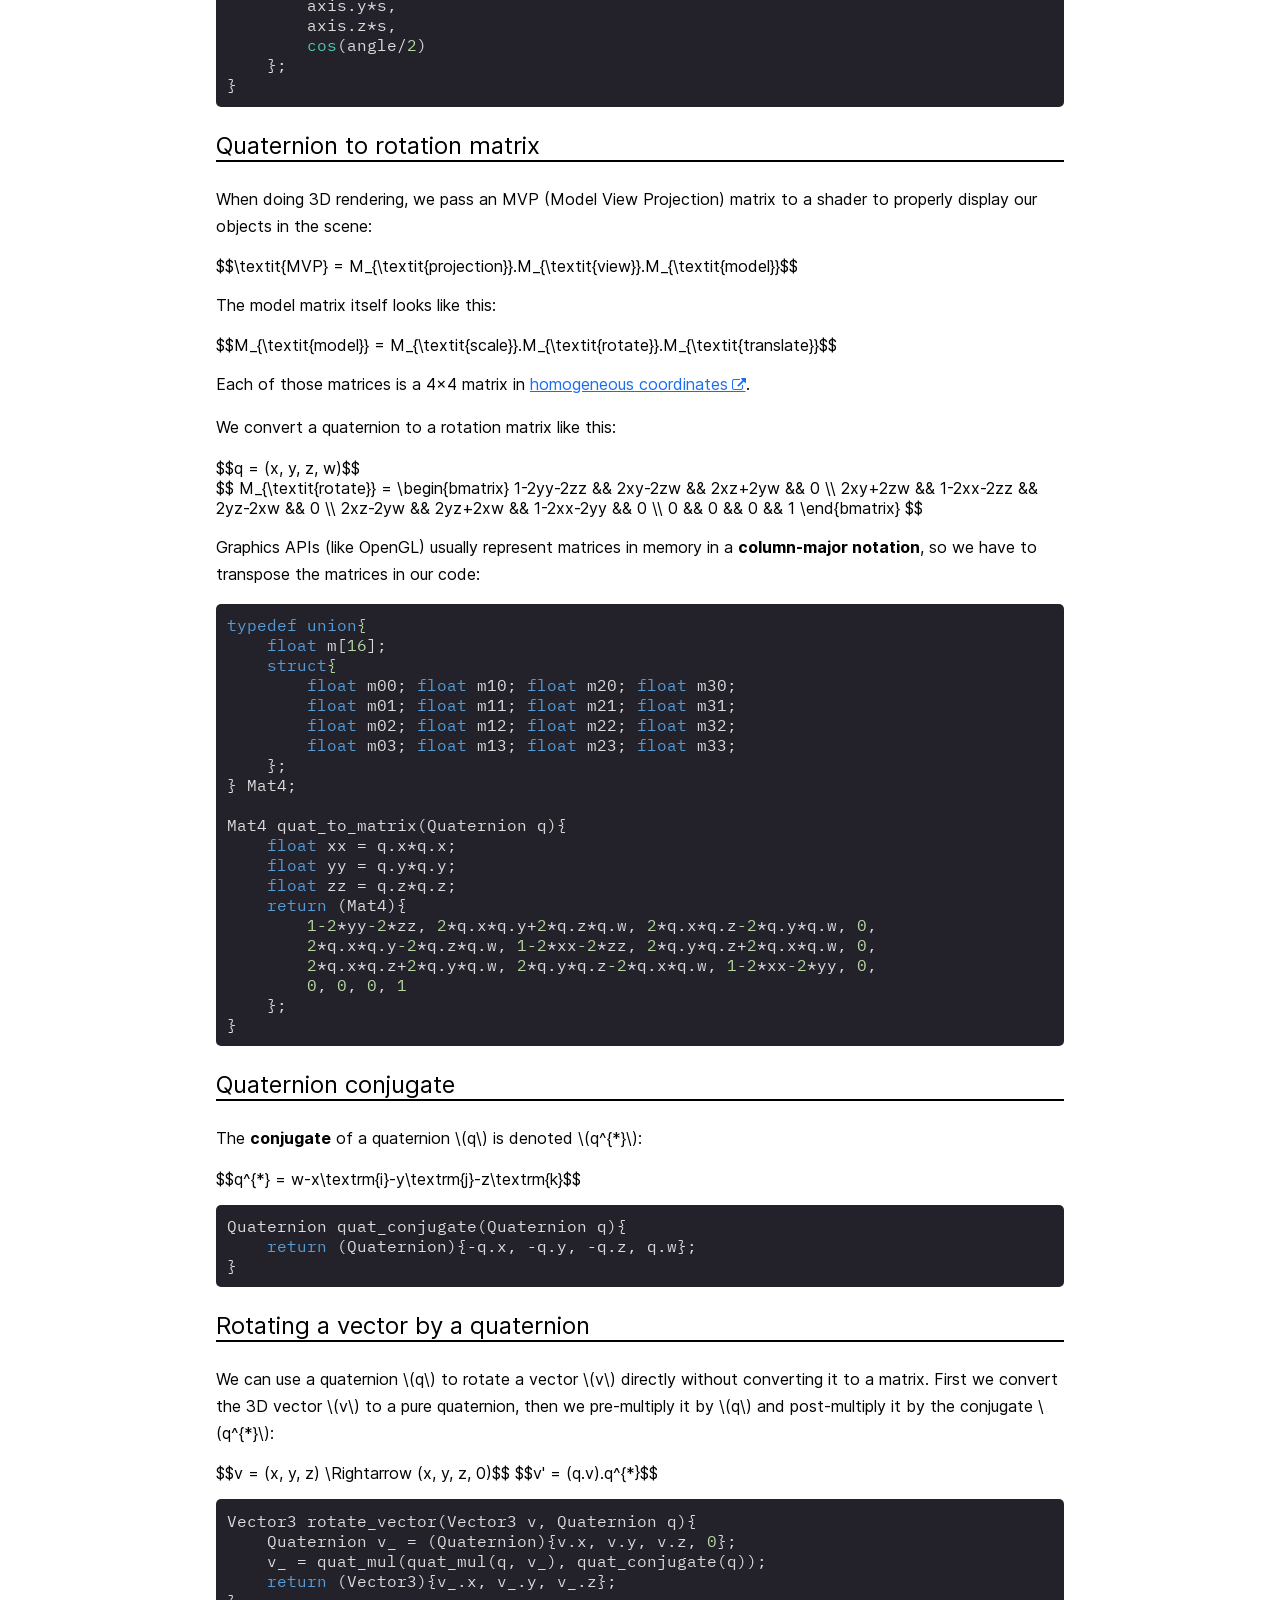
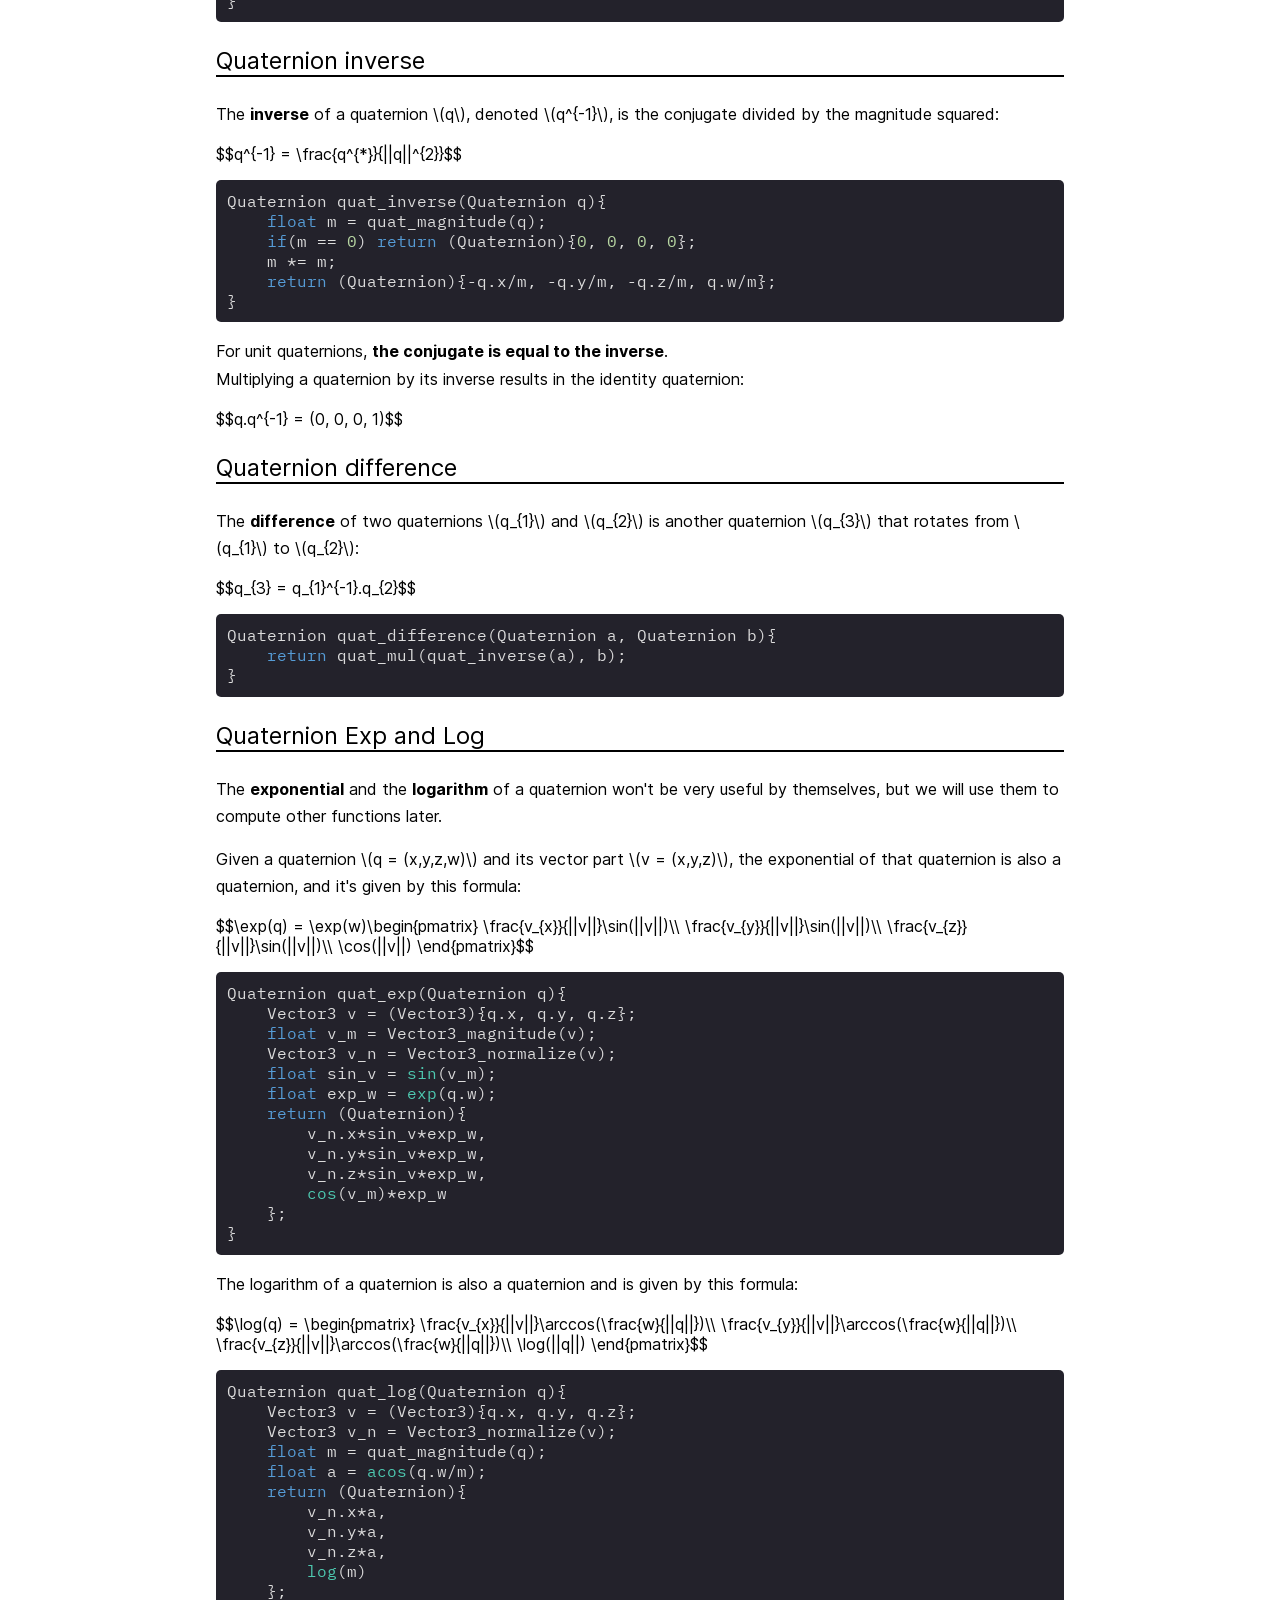
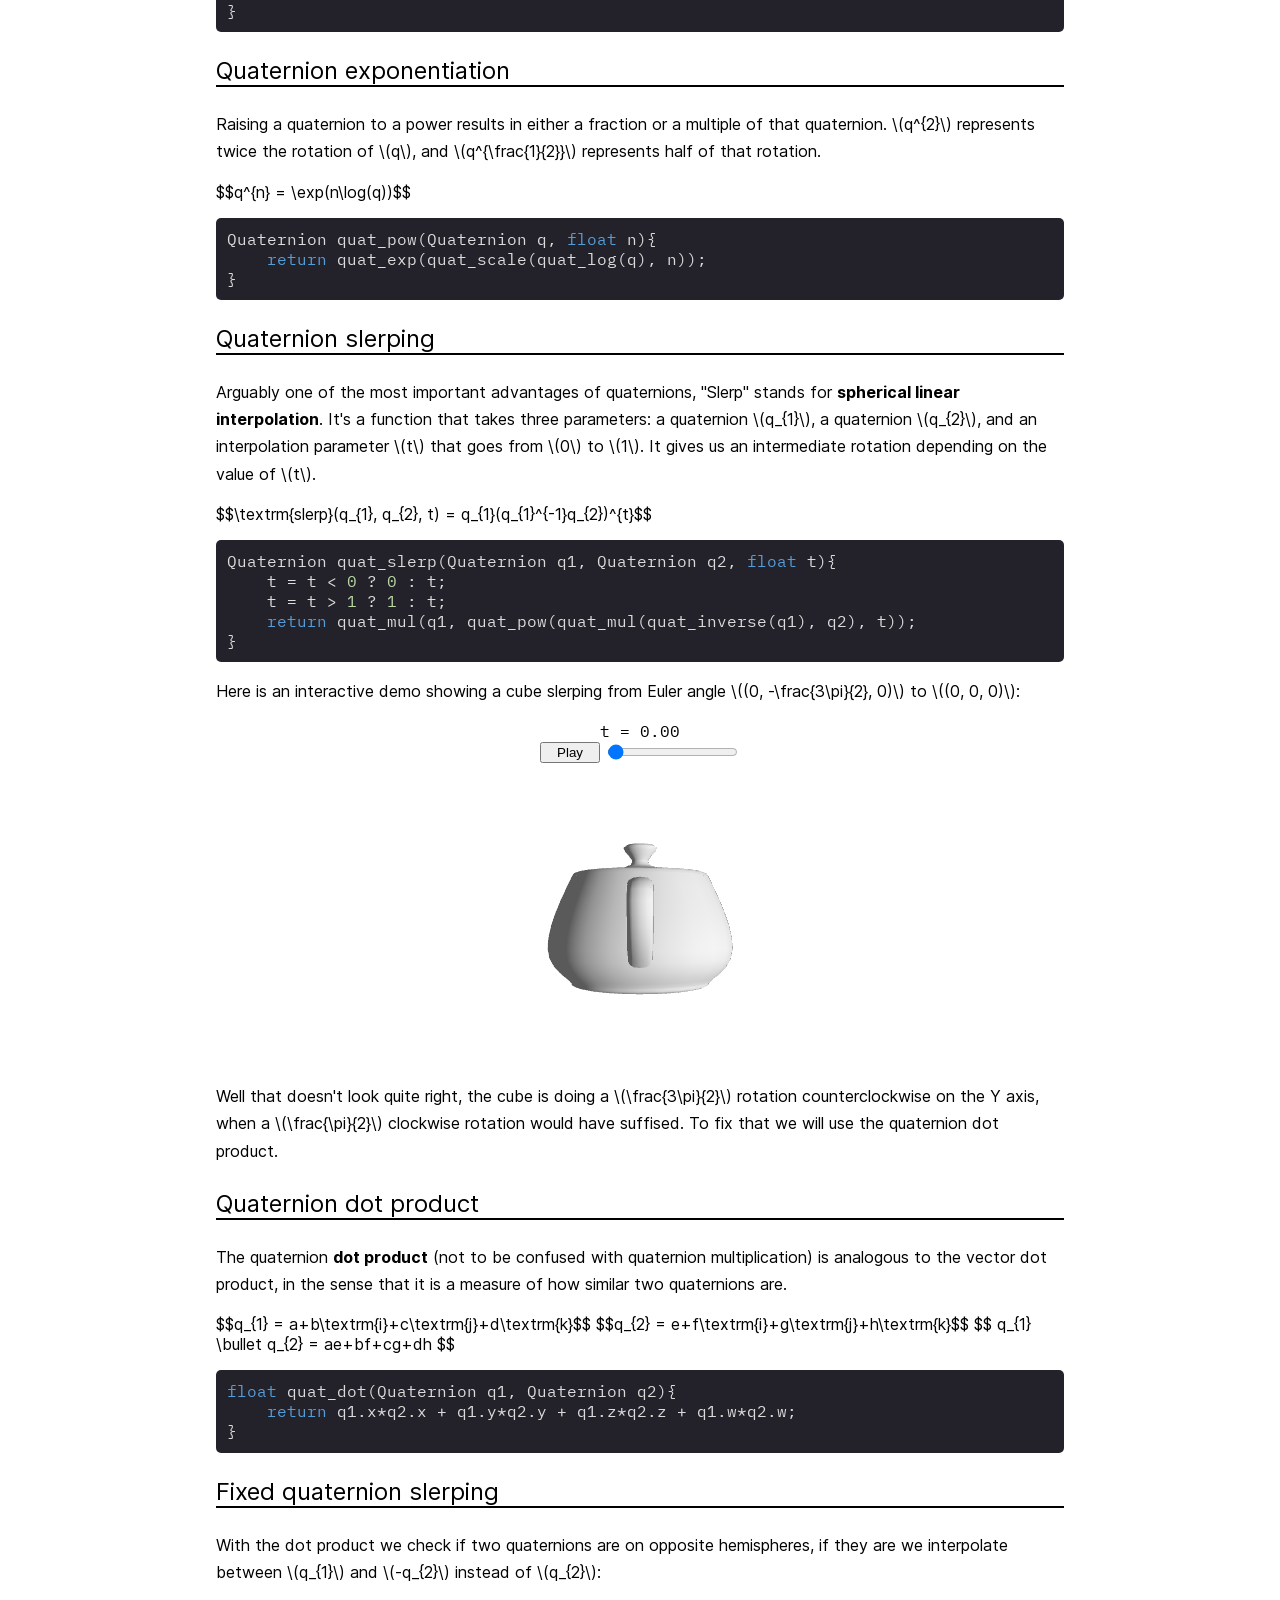
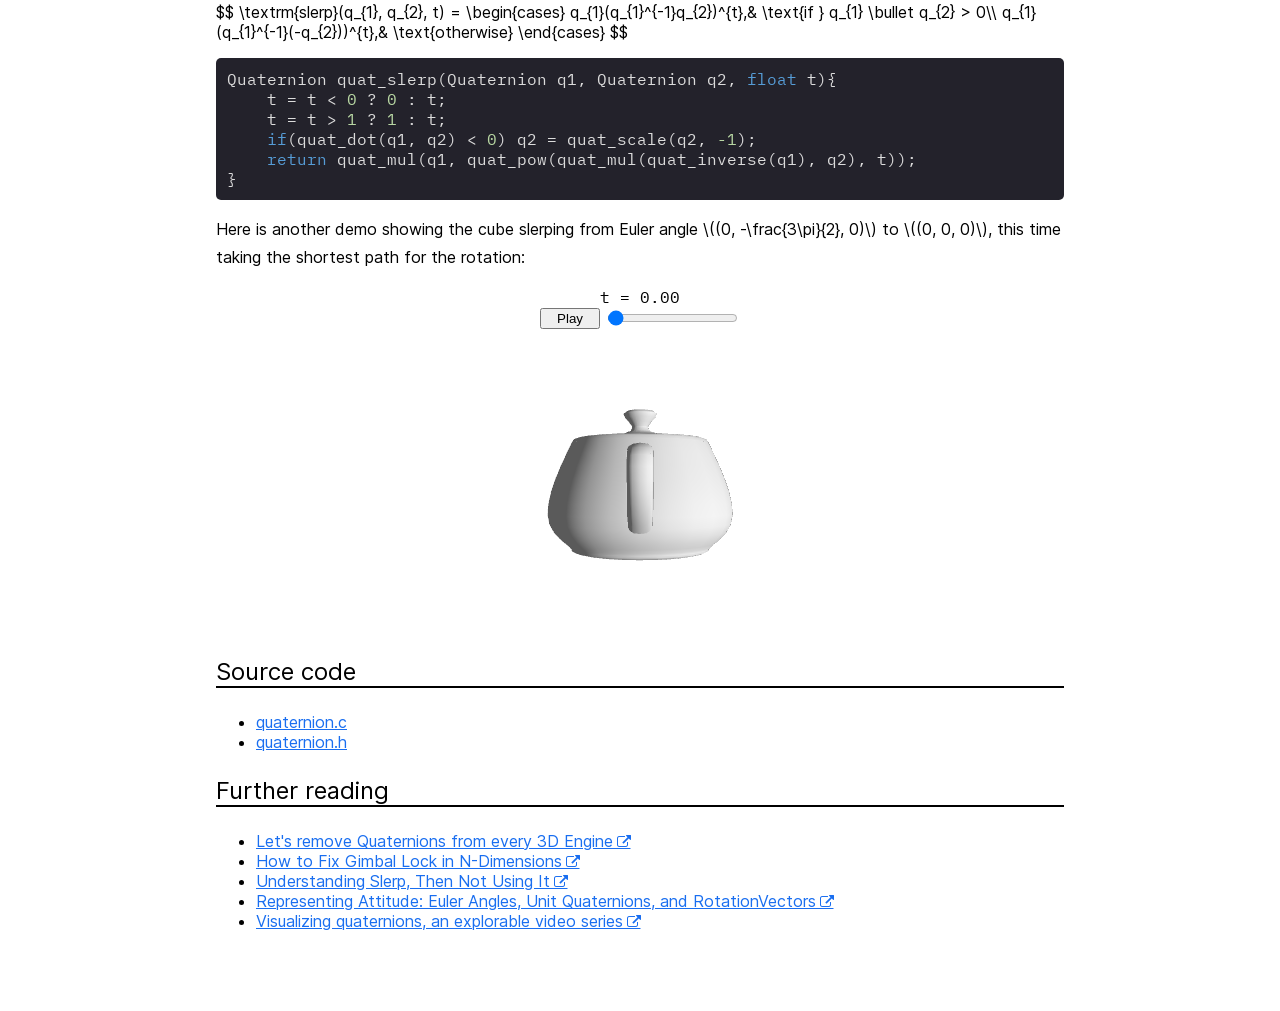
<file: rotations-with-quaternions/index_original.html>
<!DOCTYPE html>
<html lang="en">
<head>
    <meta charset="utf-8">
    <meta name="viewport" content="width=device-width, initial-scale=1">
    <title>Rotations with quaternions</title>
    <link rel="stylesheet" href="/css/style.css">
    <link rel="stylesheet" href="/css/highlight.css">
    <script src="/js/highlight.js"></script>
    <style>
        .rot-input{
            border: none;
            background-color: transparent;
            border-radius: 0px;
            font-family: "mono";
            font-size: 1em;
            border-bottom: 2px solid;
            text-align: center;
            width: 2em;
        }
    </style>
</head>
<body>
    <nav>
        <a id="title" href="/">home</a>
        <span id="navbar-right" style="float: right;">
        </span>
    </nav>

    <h1>Rotations with quaternions</h1>

    <ul>
        <li><a href="#introduction">Introduction</a></li>
        <li><a href="#quaternion-magnitude">Quaternion magnitude</a></li>
        <li><a href="#quaternion-normalization">Quaternion normalization</a></li>
        <li><a href="#identity-quaternion">Identity quaternion</a></li>
        <li><a href="#scaling-quaternion">Scaling a quaternion</a></li>
        <li><a href="#quaternion-multiplication">Quaternion multiplication</a></li>
        <li><a href="#euler-angles-to-quaternion">Euler angle to Quaternion</a></li>
        <li><a href="#axis-angle-to-quaternion">Axis angle to Quaternion</a></li>
        <li><a href="#quaternion-to-rotation-matrix">Quaternion to rotation matrix</a></li>
        <li><a href="#quaternion-conjugate">Quaternion conjugate</a></li>
        <li><a href="#rotating-a-vector-by-a-quaternion">Rotating a vector by a quaternion</a></li>
        <li><a href="#quaternion-inverse">Quaternion inverse</a></li>
        <li><a href="#quaternion-difference">Quaternion difference</a></li>
        <li><a href="#quaternion-exp-log">Quaternion Exp and Log</a></li>
        <li><a href="#quaternion-exponentiation">Quaternion exponentiation</a></li>
        <li><a href="#quaternion-slerping">Quaternion slerping</a></li>
        <li><a href="#quaternion-dot-product">Quaternion dot product</a></li>
        <li><a href="#fixed-quaternion-slerping">Fixed quaternion slerping</a></li>
        <li><a href="#source-code">Source code</a></li>
        <li><a href="#further-reading">Further reading</a></li>
    </ul>

    <h2 id="introduction"><a href="#introduction">Introduction</a></h2>

    <p>
        A quaternion is a four dimensional complex-like number. It has two parts: an imaginary (or vector) part with three components, and a real (or scalar) part with one component.<br>
        $$ q = w+x\textrm{i}+y\textrm{j}+z\textrm{k} $$
        $$ q = (x,y,z,w) $$
        $$ \textrm{i}^{2}=\textrm{j}^{2}=\textrm{k}^{2}=\textrm{i}\textrm{j}\textrm{k}=-1 $$
    </p>

    <p>We represent a quaternion with this data structure:</p>
    <code>
<pre class="code language-c">typedef union{
    float q[4];
    struct{
        float x;
        float y;
        float z;
        float w;
    };
} Quaternion;
</pre>
</code>
    <p>The four components are usually ordered \(w,x,y,z\) but I like to put \(w\) at the end.</p>
    <p>Initializing a quaternion:</p>
<code>
<pre class="code language-c">Quaternion q = (Quaternion){1, 2, 3, 4};</pre></code>

<p>A quaternion with zero real (or scalar) term is called a <strong>pure quaternion</strong>.</p>

<h2 id="quaternion-magnitude"><a href="#quaternion-magnitude">Quaternion magnitude</a></h2>
<p>A quaternion is basically a 4 dimensional vector, so it has a magnitude (or norm, or length):</p>
$$||q|| = \sqrt{x^{2}+y^{2}+z^{2}+w^{2}}$$
<code>
    <pre class="code language-c">float quat_magnitude(Quaternion q){
    return sqrt(q.x*q.x + q.y*q.y + q.z*q.z + q.w*q.w);
}</pre>
</code>

<h2 id="quaternion-normalization"><a href="#quaternion-normalization">Quaternion normalization</a></h2>
<p>A quaternion can be normalized by dividing each component by the magnitude:</p>
<code>
    <pre class="code language-c">Quaternion quat_normalize(Quaternion q){
    float m = quat_magnitude(q);
    if(m == 0) return (Quaternion){0, 0, 0, 0};
    return (Quaternion){
        q.x/m,
        q.y/m,
        q.z/m,
        q.w/m
    };
}</pre>
</code>

<p>A special property of quaternions is that <strong>a unit quaternion (a quaternion with magnitude 1) represents a rotation in 3D space.</strong></p>

<h2 id="identity-quaternion"><a href="#identity-quaternion">Identity quaternion</a></h2>

<p>There is a special quaternion called the <strong>identity quaternion</strong> which corresponds to no rotation:</p>
<code>
    <pre class="code language-c">Quaternion quat_id(){
    return (Quaternion){0, 0, 0, 1};
}</pre>
</code>

<p>Geometrically, we can also consider \((0, 0, 0, -1)\) to be an identity quaternion since it corresponds to no rotation.</p>

<h2 id="scaling-quaternion"><a href="#scaling-quaternion">Scaling a quaternion</a></h2>

<p>Scaling a quaternion is multiplying each of its components by a real number (the scalar):</p>

<code>
<pre class="code language-c">Quaternion quat_scale(Quaternion q, float s){
    return (Quaternion){q.x*s, q.y*s, q.z*s, q.w*s};
}</pre>
</code>

<h2 id="quaternion-multiplication"><a href="#quaternion-multiplication">Quaternion multiplication</a></h2>

<p>Multiplying two unit quaternions represents a <strong>composition of two rotations</strong>.</p>

<p><strong>Quaternion multiplication isn't commutative</strong> (\(q_{1}.q_{2} \ne q_{2}.q_{1}\)). If we want to apply a rotation \(q_{1}\) <strong>then</strong> a rotation \(q_{2}\), the resulting rotation \(q_{3}\) is: </p>

$$q_{3}=q_{2}.q_{1}$$

<p>Quaternion multiplication looks like this:</p>
<div style="overflow: auto;">
$$q_{1} = a+b\textrm{i}+c\textrm{j}+d\textrm{k}$$
$$q_{2} = e+f\textrm{i}+g\textrm{j}+h\textrm{k}$$
$$\begin{align*} q_{1}.q_{2} = (ae-bf-cg-dh)+(af+be+ch-dg)\textrm{i}+\\
(ag-bh+ce+df)\textrm{j}+(ah+bg-cf+de)\textrm{k}\end{align*}$$
</div>

<code>
    <pre class="code language-c">Quaternion quat_mul(Quaternion a, Quaternion b){
    return (Quaternion){
        a.w*b.x + a.x*b.w + a.y*b.z - a.z*b.y,
        a.w*b.y - a.x*b.z + a.y*b.w + a.z*b.x,
        a.w*b.z + a.x*b.y - a.y*b.x + a.z*b.w,
        a.w*b.w - a.x*b.x - a.y*b.y - a.z*b.z
    };
}</pre>
</code>

<h2 id="euler-angles-to-quaternion"><a href="#euler-angles-to-quaternion">Euler angle to Quaternion</a></h2>

<p>We use quaternions instead of Euler angles to represent rotations for a couple of reasons:</p>
<ul>
    <li>Euler angles suffer from gimbal lock</li>
    <li>Interpolating between two Euler angles lead to weird results</li>
</ul>

<p>We represent the orientation of an object using only a quaternion, then we multiply that orientation by another quaternion to rotate it.</p>

<p>However writing a rotation directly in quaternion form isn't really intuitive, what we do instead is <strong>convert an Euler angle to a quaternion then use it for rotating</strong>.</p>

<p>If we have an Euler angle rotation in the order ZYX (Yaw -> Pitch -> Roll, we can chose any order but must stay consistent), we can convert it to a quaternion like this:</p>

<div style="overflow: auto;">
$$
q = \begin{bmatrix}
\sin(x/2)\cos(y/2)\cos(z/2)-\cos(x/2)\sin(y/2)\sin(z/2) \\
\cos(x/2)\sin(y/2)\cos(z/2)+\sin(x/2)\cos(y/2)\sin(z/2) \\
\cos(x/2)\cos(y/2)\sin(z/2)-\sin(x/2)\sin(y/2)\cos(z/2) \\
\cos(x/2)\cos(y/2)\cos(z/2)+\sin(x/2)\sin(y/2)\sin(z/2)
\end{bmatrix}
$$
</div>

<code>
    <pre class="code language-c">typedef union{
    float v[3];
    struct{
        float x;
        float y;
        float z;
    };
} Vector3;

Quaternion euler_to_quat(Vector3 e){
    float cx = cos(e.x/2);
    float sx = sin(e.x/2);
    float cy = cos(e.y/2);
    float sy = sin(e.y/2);
    float cz = cos(e.z/2);
    float sz = sin(e.z/2);
    return (Quaternion){
        sx*cy*cz - cx*sy*sz,
        cx*sy*cz + sx*cy*sz,
        cx*cy*sz - sx*sy*cz,
        cx*cy*cz + sx*sy*sz
    };
}</pre>
</code>

<code>
    <pre class="code language-c">
typedef struct Transform{
    Vector3 position;
    Quaternion rotation;
    Vector3 scale;
} Transform;</pre>
</code>

<code>
<pre class="code language-c">Transform obj;
obj.position = (Vector3){0, 0, 0};
obj.scale = (Vector3){1, 1, 1};
obj.rotation = quat_id(); // Initially our object isn't rotated

// We rotate the object by PI/4 around the Y axis
obj.rotation = quat_mul(euler_to_quat((Vector3){0, PI/4, 0}), obj.rotation);

// We rotate again by PI/4 making it a PI/2 rotation around Y
obj.rotation = quat_mul(euler_to_quat((Vector3){0, PI/4, 0}), obj.rotation);</pre>
</code>

<br>
<div style="text-align: center;font-family: 'mono';">
    <div style="margin-bottom: 9px;">q1 = euler_to_quat(<input autocomplete="off" class="rot-input" type="text" id="rot1-0" value="0">, <input autocomplete="off" class="rot-input" type="text" id="rot1-1" value="π/4">, <input autocomplete="off" class="rot-input" type="text" id="rot1-2" value="0">)
    </div>
    <div style="margin-bottom: 9px;">q2 = euler_to_quat(<input autocomplete="off" class="rot-input" type="text" id="rot2-0" value="0">, <input autocomplete="off" class="rot-input" type="text" id="rot2-1" value="π/4">, <input autocomplete="off" class="rot-input" type="text" id="rot2-2" value="0">)
    </div>
    <!-- <div style="margin-bottom: 9px;">q1.q2 = (<span id="rot3-0">0</span>, <span id="rot3-1">π/2</span>, <span id="rot3-2">0</span>)
    </div> -->
    <canvas id="canvas-mult"></canvas>
</div>

<h2 id="axis-angle-to-quaternion"><a href="#axis-angle-to-quaternion">Axis angle to Quaternion</a></h2>

If we have a rotation represented by an axis \(\vec{A}\) and an angle \(\theta\), we can convert it to a quaternion like this:

$$
q = \begin{bmatrix}
\vec{A}_{x}.\sin{\frac{\theta}{2}}\\
\vec{A}_{y}.\sin{\frac{\theta}{2}}\\
\vec{A}_{z}.\sin{\frac{\theta}{2}}\\
\frac{\cos{\theta}}{2}\\
\end{bmatrix}
$$

<code>
<pre class="code language-c">Quaternion axis_angle_to_quat(Vector3 axis, float angle){
    float s = sin(angle/2);
    return (Quaternion){
        axis.x*s,
        axis.y*s,
        axis.z*s,
        cos(angle/2)
    };
}</pre>
</code>


<h2 id="quaternion-to-rotation-matrix"><a href="#quaternion-to-rotation-matrix">Quaternion to rotation matrix</a></h2>

<p>When doing 3D rendering, we pass an MVP (Model View Projection) matrix to a shader to properly display our objects in the scene:</p>

$$\textit{MVP} = M_{\textit{projection}}.M_{\textit{view}}.M_{\textit{model}}$$

<p>The model matrix itself looks like this:</p>

$$M_{\textit{model}} = M_{\textit{scale}}.M_{\textit{rotate}}.M_{\textit{translate}}$$

<p>Each of those matrices is a 4x4 matrix in <a href="https://en.wikipedia.org/wiki/Homogeneous_coordinates">homogeneous coordinates</a>.</p>

<p>We convert a quaternion to a rotation matrix like this:</p>

$$q = (x, y, z, w)$$
<div style="overflow: auto;">$$
M_{\textit{rotate}} = \begin{bmatrix}
1-2yy-2zz && 2xy-2zw && 2xz+2yw && 0 \\
2xy+2zw && 1-2xx-2zz && 2yz-2xw && 0 \\
2xz-2yw && 2yz+2xw && 1-2xx-2yy && 0 \\
0 && 0 && 0 && 1
\end{bmatrix}
$$</div>

<p>Graphics APIs (like OpenGL) usually represent matrices in memory in a <strong>column-major notation</strong>, so we have to transpose the matrices in our code:</p>

<code>
<pre class="code language-c">typedef union{
    float m[16];
    struct{
        float m00; float m10; float m20; float m30;
        float m01; float m11; float m21; float m31;
        float m02; float m12; float m22; float m32;
        float m03; float m13; float m23; float m33;
    };
} Mat4;

Mat4 quat_to_matrix(Quaternion q){
    float xx = q.x*q.x;
    float yy = q.y*q.y;
    float zz = q.z*q.z;
    return (Mat4){
        1-2*yy-2*zz, 2*q.x*q.y+2*q.z*q.w, 2*q.x*q.z-2*q.y*q.w, 0,
        2*q.x*q.y-2*q.z*q.w, 1-2*xx-2*zz, 2*q.y*q.z+2*q.x*q.w, 0,
        2*q.x*q.z+2*q.y*q.w, 2*q.y*q.z-2*q.x*q.w, 1-2*xx-2*yy, 0,
        0, 0, 0, 1
    };
}</pre>
</code>

<h2 id="quaternion-conjugate"><a href="#quaternion-conjugate">Quaternion conjugate</a></h2>
<p>The <strong>conjugate</strong> of a quaternion \(q\) is denoted \(q^{*}\):</p>

$$q^{*} = w-x\textrm{i}-y\textrm{j}-z\textrm{k}$$

<code>
<pre class="code language-c">Quaternion quat_conjugate(Quaternion q){
    return (Quaternion){-q.x, -q.y, -q.z, q.w};
}
</pre>
</code>

<h2 id="rotating-a-vector-by-a-quaternion"><a href="#rotating-a-vector-by-a-quaternion">Rotating a vector by a quaternion</a></h2>

<p>We can use a quaternion \(q\) to rotate a vector \(v\) directly without converting it to a matrix. First we convert the 3D vector \(v\) to a pure quaternion, then we pre-multiply it by \(q\) and post-multiply it by the conjugate \(q^{*}\):</p>

$$v = (x, y, z) \Rightarrow (x, y, z, 0)$$
$$v' = (q.v).q^{*}$$

<code>
<pre class="code language-c">Vector3 rotate_vector(Vector3 v, Quaternion q){
    Quaternion v_ = (Quaternion){v.x, v.y, v.z, 0};
    v_ = quat_mul(quat_mul(q, v_), quat_conjugate(q));
    return (Vector3){v_.x, v_.y, v_.z};
}</pre>
</code>

<h2 id="quaternion-inverse"><a href="#quaternion-inverse">Quaternion inverse</a></h2>

<p>The <strong>inverse</strong> of a quaternion \(q\), denoted \(q^{-1}\), is the conjugate divided by the magnitude squared:</p>

$$q^{-1} = \frac{q^{*}}{||q||^{2}}$$

<code>
<pre class="code language-c">Quaternion quat_inverse(Quaternion q){
    float m = quat_magnitude(q);
    if(m == 0) return (Quaternion){0, 0, 0, 0};
    m *= m;
    return (Quaternion){-q.x/m, -q.y/m, -q.z/m, q.w/m};
}</pre>
</code>

<p>For unit quaternions, <strong>the conjugate is equal to the inverse</strong>.<br>
Multiplying a quaternion by its inverse results in the identity quaternion:</p>
$$q.q^{-1} = (0, 0, 0, 1)$$

<h2 id="quaternion-difference"><a href="#quaternion-difference">Quaternion difference</a></h2>

<p>The <strong>difference</strong> of two quaternions \(q_{1}\) and \(q_{2}\) is another quaternion \(q_{3}\) that rotates from \(q_{1}\) to \(q_{2}\):</p>

$$q_{3} = q_{1}^{-1}.q_{2}$$

<code>
<pre class="code language-c">Quaternion quat_difference(Quaternion a, Quaternion b){
    return quat_mul(quat_inverse(a), b);
}</pre>
</code>

<h2 id="quaternion-exp-log"><a href="#quaternion-exp-log">Quaternion Exp and Log</a></h2>

<p>The <strong>exponential</strong> and the <strong>logarithm</strong> of a quaternion won't be very useful by themselves, but we will use them to compute other functions later.</p>
<p>Given a quaternion \(q = (x,y,z,w)\) and its vector part \(v = (x,y,z)\), the exponential of that quaternion is also a quaternion, and it's given by this formula:</p>

$$\exp(q) = \exp(w)\begin{pmatrix}
\frac{v_{x}}{||v||}\sin(||v||)\\
\frac{v_{y}}{||v||}\sin(||v||)\\
\frac{v_{z}}{||v||}\sin(||v||)\\
\cos(||v||)
\end{pmatrix}$$
<code>
<pre class="code language-c">Quaternion quat_exp(Quaternion q){
    Vector3 v = (Vector3){q.x, q.y, q.z};
    float v_m = Vector3_magnitude(v);
    Vector3 v_n = Vector3_normalize(v);
    float sin_v = sin(v_m);
    float exp_w = exp(q.w);
    return (Quaternion){
        v_n.x*sin_v*exp_w,
        v_n.y*sin_v*exp_w,
        v_n.z*sin_v*exp_w,
        cos(v_m)*exp_w
    };
}</pre>
</code>

<p>The logarithm of a quaternion is also a quaternion and is given by this formula:</p>

$$\log(q) = \begin{pmatrix}
\frac{v_{x}}{||v||}\arccos(\frac{w}{||q||})\\
\frac{v_{y}}{||v||}\arccos(\frac{w}{||q||})\\
\frac{v_{z}}{||v||}\arccos(\frac{w}{||q||})\\
\log(||q||)
\end{pmatrix}$$

<code>
<pre class="code language-c">Quaternion quat_log(Quaternion q){
    Vector3 v = (Vector3){q.x, q.y, q.z};
    Vector3 v_n = Vector3_normalize(v);
    float m = quat_magnitude(q);
    float a = acos(q.w/m);
    return (Quaternion){
        v_n.x*a,
        v_n.y*a,
        v_n.z*a,
        log(m)
    };
}</pre>
</code>

<h2 id="quaternion-exponentiation"><a href="#quaternion-exponentiation">Quaternion exponentiation</a></h2>

<p>Raising a quaternion to a power results in either a fraction or a multiple of that quaternion. \(q^{2}\) represents twice the rotation of \(q\), and \(q^{\frac{1}{2}}\) represents half of that rotation.</p>

$$q^{n} = \exp(n\log(q))$$

<code>
<pre class="code language-c">Quaternion quat_pow(Quaternion q, float n){
    return quat_exp(quat_scale(quat_log(q), n));
}
</pre>
</code>

<h2 id="quaternion-slerping"><a href="#quaternion-slerping">Quaternion slerping</a></h2>

<p>Arguably one of the most important advantages of quaternions, "Slerp" stands for <strong>spherical linear interpolation</strong>. It's a function that takes three parameters: a quaternion \(q_{1}\), a quaternion \(q_{2}\), and an interpolation parameter \(t\) that goes from \(0\) to \(1\). It gives us an intermediate rotation depending on the value of \(t\).</p>

<div style="overflow: auto;">
$$\textrm{slerp}(q_{1}, q_{2}, t) = q_{1}(q_{1}^{-1}q_{2})^{t}$$
</div>

<code>
<pre class="code language-c">Quaternion quat_slerp(Quaternion q1, Quaternion q2, float t){
    t = t < 0 ? 0 : t;
    t = t > 1 ? 1 : t;
    return quat_mul(q1, quat_pow(quat_mul(quat_inverse(q1), q2), t));
}</pre>
</code>

<p>Here is an interactive demo showing a cube slerping from Euler angle \((0, -\frac{3\pi}{2}, 0)\) to \((0, 0, 0)\):</p>

<div style="text-align: center;">
<div style="font-family: 'mono';">t = <span id="t-value-lerp">0.00</span></div>
<button id="play-demo-lerp" style="width: 60px;">Play</button> <input style="vertical-align: bottom;" type="range" min="0" max="1" value="0" autocomplete="off" step="0.001" id="slerp-slider-lerp">
<br>
<br>
<canvas id="canvas-lerp"></canvas>
</div>

<p>Well that doesn't look quite right, the cube is doing a \(\frac{3\pi}{2}\) rotation counterclockwise on the Y axis, when a \(\frac{\pi}{2}\) clockwise rotation would have suffised. To fix that we will use the quaternion dot product.</p>

<h2 id="quaternion-dot-product"><a href="#quaternion-dot-product">Quaternion dot product</a></h2>

<p>The quaternion <strong>dot product</strong> (not to be confused with quaternion multiplication) is analogous to the vector dot product, in the sense that it is a measure of how similar two quaternions are.</p>

$$q_{1} = a+b\textrm{i}+c\textrm{j}+d\textrm{k}$$
$$q_{2} = e+f\textrm{i}+g\textrm{j}+h\textrm{k}$$
$$
q_{1} \bullet q_{2} = ae+bf+cg+dh
$$

<code>
<pre class="code language-c">float quat_dot(Quaternion q1, Quaternion q2){
    return q1.x*q2.x + q1.y*q2.y + q1.z*q2.z + q1.w*q2.w;
}</pre>
</code>

<h2 id="fixed-quaternion-slerping"><a href="#fixed-quaternion-slerping">Fixed quaternion slerping</a></h2>

<p>With the dot product we check if two quaternions are on opposite hemispheres, if they are we interpolate between \(q_{1}\) and \(-q_{2}\) instead of \(q_{2}\):</p>

<div style="overflow: auto;">
$$
\textrm{slerp}(q_{1}, q_{2}, t) =
\begin{cases}
    q_{1}(q_{1}^{-1}q_{2})^{t},& \text{if   } q_{1} \bullet q_{2} > 0\\
    q_{1}(q_{1}^{-1}(-q_{2}))^{t},& \text{otherwise}
\end{cases}
$$
</div>

<code>
<pre class="code language-c">Quaternion quat_slerp(Quaternion q1, Quaternion q2, float t){
    t = t < 0 ? 0 : t;
    t = t > 1 ? 1 : t;
    if(quat_dot(q1, q2) < 0) q2 = quat_scale(q2, -1);
    return quat_mul(q1, quat_pow(quat_mul(quat_inverse(q1), q2), t));
}</pre>
</code>

<p>Here is another  demo showing the cube slerping from Euler angle \((0, -\frac{3\pi}{2}, 0)\) to \((0, 0, 0)\), this time taking the shortest path for the rotation:</p>

<div style="text-align: center;">
<div style="font-family: 'mono';">t = <span id="t-value-lerp-fixed">0.00</span></div>
<button id="play-demo-lerp-fixed" style="width: 60px;">Play</button> <input style="vertical-align: bottom;" type="range" min="0" max="1" value="0" autocomplete="off" step="0.001" id="slerp-slider-lerp-fixed">
<br>
<br>
<canvas id="canvas-lerp-fixed"></canvas>
</div>

<h2 id="source-code"><a href="#source-code">Source code</a></h2>

<ul>
    <li><a href="quaternion.c">quaternion.c</a></li>
    <li><a href="quaternion.h">quaternion.h</a></li>
</ul>

<h2 id="further-reading"><a href="#further-reading">Further reading</a></h2>

<ul>
    <li><a href="https://marctenbosch.com/quaternions/">Let's remove Quaternions from every 3D Engine</a></li>
    <li><a href="https://omar-shehata.medium.com/how-to-fix-gimbal-lock-in-n-dimensions-f2f7baec2b5e/">How to Fix Gimbal Lock in N-Dimensions</a></li>
    <li><a href="http://number-none.com/product/Understanding%20Slerp,%20Then%20Not%20Using%20It/">Understanding Slerp, Then Not Using It</a></li>
    <li><a href="https://www.astro.rug.nl/software/kapteyn-beta/_downloads/attitude.pdf">Representing Attitude: Euler Angles, Unit Quaternions, and RotationVectors</a></li>
    <li><a href="https://eater.net/quaternions">Visualizing quaternions, an explorable video series</a></li>
</ul>

<br><br>

<script src="/js/math.js"></script>
<script src="/js/webgl_helper.js"></script>
<script src="teapot.js"></script>
<script src="main.js"></script>

<script src="/js/light.js"></script>
<script>
document.addEventListener("DOMContentLoaded", function(e){
    document.querySelectorAll(".code").forEach(function(block){
        hljs.highlightBlock(block);
    });
});
</script>
</body>
</html>
</file>
<file: css/style.css>
@font-face{
    font-family: "Inter";
    font-style:  normal;
    font-weight: 400;
    font-display: swap;
    src: url("Inter-Regular.woff2?v=3.19") format("woff2"),
         url("Inter-Regular.woff?v=3.19") format("woff");
}
@font-face {
    font-family: "Inter";
    font-style:  normal;
    font-weight: 700;
    font-display: swap;
    src: url("Inter-Bold.woff2?v=3.19") format("woff2"),
         url("Inter-Bold.woff?v=3.19") format("woff");
}
*{
    box-sizing: border-box;
}
table, td, th{
    border: 1px solid black;
}
a{
    color: rgb(24, 112, 240);
}
h2 > a{
    text-decoration: none;
    color: initial;
    background-color: initial;
}
@font-face{
    font-family: "icon";
    src: url("icon.woff2") format("woff2");
}
a:not(.a-no-icon)[href^="http://"]:after, a:not(.a-no-icon)[href^="https://"]:after{
    font-family: "icon";
    margin-left: 0px;
    content: " \f08e";
    font-size: 14px;
}
@font-face{
    font-family: "mono";
    src: url("IBMPlexMono-Regular-Latin1.woff2") format("woff2");
    font-display: swap;
}
pre{
    font-family: "mono", monospace;
    border-radius: 5px;
    padding: 0.7em !important;
    margin-bottom: 0px;
    background-color: #f3f3f3;
    color: black;
    word-wrap: break-word;
    white-space: pre-wrap;
}
.code-description{
    text-align: right;
    margin-bottom: 20px;
}
body{
    font-family: "Inter", sans-serif;
    font-weight: normal;
    margin-right: auto;
    margin-left: auto;
    margin-top: 1rem;
    max-width: 55rem;
    padding: 1rem;
    color: black;
    background-color: white;
}
h3, h2{
    font-weight: normal;
}
h1{
    font-weight: bold;
    font-size: 2em;
}
h2{
    margin-bottom: 1em;
    margin-top: 1em;
    font-size: 1.5em;
    border-bottom: 2px solid black;
}
p{
    line-height: 1.7;
}
.muted{
    font-size: 15px;
}
hr{
    margin-top: 2em;
    margin-bottom: 2em;
}
input{
    font-family: sans-serif;
}
.math-block{
    text-align: center;
    margin-top: 1em;
}
nav{
    margin-top: 0.5em;
    margin-bottom: 2em;
}
nav a{
    text-decoration: none;
    color: initial;
    font-weight: bold;
    margin-right: 0.6em;
    margin-left: 0.6em;
}
nav a:first-child{
    margin-left: 0em;
}
nav a:last-child{
    margin-right: 0em;
}
nav button{
    cursor: pointer;
    display: inline-block;
    vertical-align: middle;
}
svg{
    stroke: black;
}
#light{
    padding: 0;
    width: 1.5em;
    background-color: transparent;
    border: none;
    outline: none;
}
input{
    color: black;
    border-color: black;
    background-color: white;
    border: 1px solid;
    border-radius: 3px;
}
.article-date{
    font-size: small;
    color: grey;
    margin-top: -20px;
}
</file>
<file: css/highlight.css>
/*
 * Visual Studio 2015 dark style
 * Author: Nicolas LLOBERA <nllobera@gmail.com>
 */

.hljs {
  display: block;
  overflow-x: auto;
  padding: 0.5em;
  background: #252525;
  color: #DCDCDC;
}

.hljs-keyword,
.hljs-literal,
.hljs-symbol,
.hljs-name {
  color: #569CD6;
}
.hljs-link {
  color: #569CD6;
  text-decoration: underline;
}

.hljs-built_in,
.hljs-type {
  color: #4EC9B0;
}

.hljs-number,
.hljs-class {
  color: #B8D7A3;
}

.hljs-string,
.hljs-meta-string {
  color: #D69D85;
}

.hljs-regexp,
.hljs-template-tag {
  color: #9A5334;
}

.hljs-subst,
.hljs-function,
.hljs-title,
.hljs-params,
.hljs-formula {
  color: #DCDCDC;
}

.hljs-comment,
.hljs-quote {
  color: #57A64A;
  font-style: italic;
}

.hljs-doctag {
  color: #608B4E;
}

.hljs-meta,
.hljs-meta-keyword,
.hljs-tag {
  color: #9B9B9B;
}

.hljs-variable,
.hljs-template-variable {
  color: #BD63C5;
}

.hljs-attr,
.hljs-attribute,
.hljs-builtin-name {
  color: #9CDCFE;
}

.hljs-section {
  color: gold;
}

.hljs-emphasis {
  font-style: italic;
}

.hljs-strong {
  font-weight: bold;
}

/*.hljs-code {
  font-family:'Monospace';
}*/

.hljs-bullet,
.hljs-selector-tag,
.hljs-selector-id,
.hljs-selector-class,
.hljs-selector-attr,
.hljs-selector-pseudo {
  color: #D7BA7D;
}

.hljs-addition {
  background-color: #144212;
  display: inline-block;
  width: 100%;
}

.hljs-deletion {
  background-color: #600;
  display: inline-block;
  width: 100%;
}
</file>
